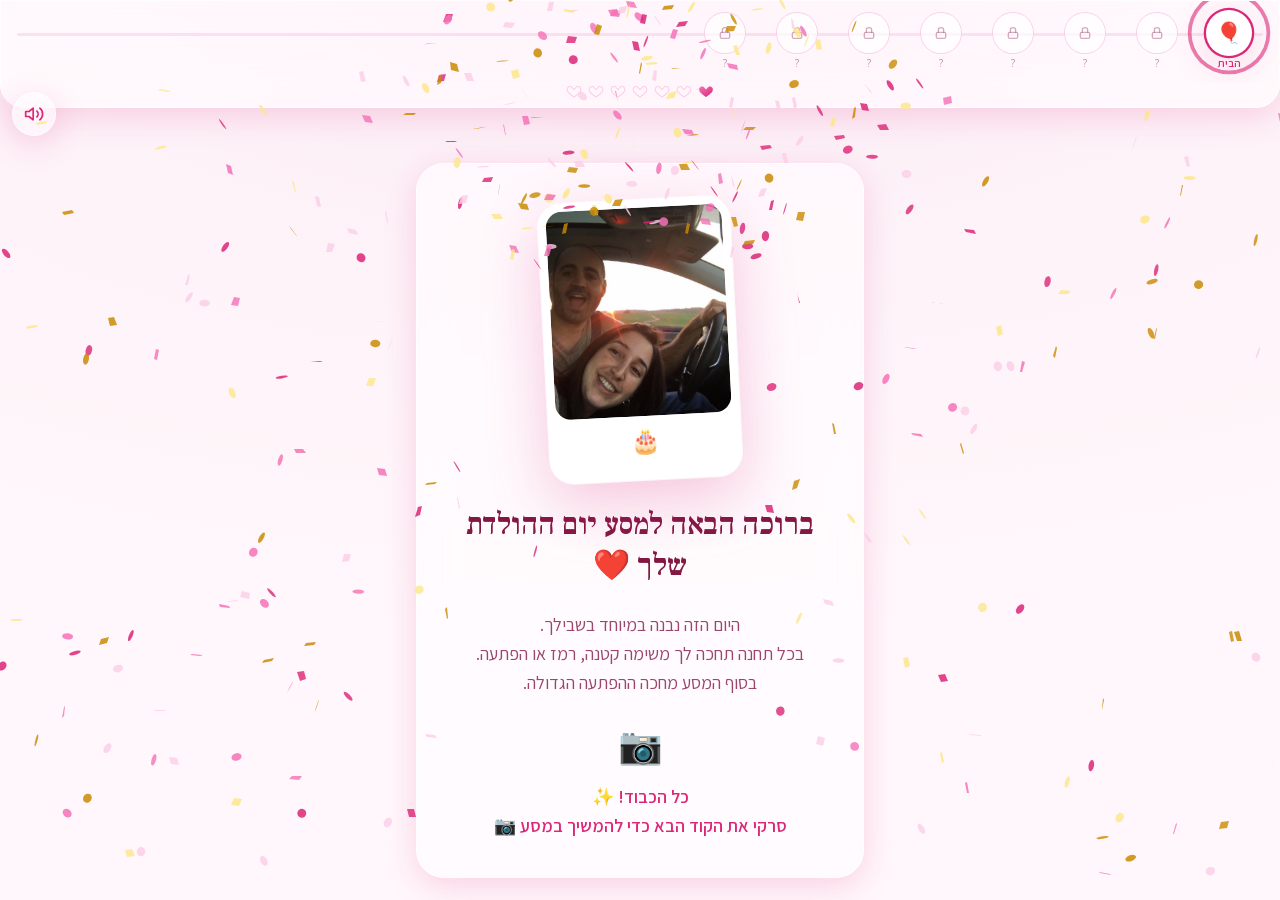
<file: index.html>
<!DOCTYPE html><html lang="he" dir="rtl" class="__variable_af9b10 __variable_0d21b4"><head><meta charSet="utf-8"/><meta name="viewport" content="width=device-width, initial-scale=1, maximum-scale=1, viewport-fit=cover"/><link rel="preload" href="/_next/static/media/0e7e88f8d82ce2cd-s.p.woff2" as="font" crossorigin="" type="font/woff2"/><link rel="preload" href="/_next/static/media/67ea4463d4a1f79e-s.p.woff2" as="font" crossorigin="" type="font/woff2"/><link rel="preload" href="/_next/static/media/ae4091e751c37a8f-s.p.woff2" as="font" crossorigin="" type="font/woff2"/><link rel="preload" href="/_next/static/media/af1b7dc4c9d83343-s.p.woff2" as="font" crossorigin="" type="font/woff2"/><link rel="preload" as="image" href="/photos/trip2.jpg"/><link rel="stylesheet" href="/_next/static/css/14b1d642504d0ca7.css" data-precedence="next"/><link rel="preload" as="script" fetchPriority="low" href="/_next/static/chunks/webpack-e7187db792d52e91.js"/><script src="/_next/static/chunks/fd9d1056-bb367eba3fb38883.js" async=""></script><script src="/_next/static/chunks/117-6ae18da6e9bc761a.js" async=""></script><script src="/_next/static/chunks/main-app-410d8caa12a15a68.js" async=""></script><script src="/_next/static/chunks/521-2365a1d1905f8b10.js" async=""></script><script src="/_next/static/chunks/133-addabbe118208ac5.js" async=""></script><script src="/_next/static/chunks/139-d1aa686666394860.js" async=""></script><script src="/_next/static/chunks/app/page-3a96516e0836cc96.js" async=""></script><script src="/_next/static/chunks/app/layout-90618f4802562a0f.js" async=""></script><meta name="theme-color" content="#FDF2F8"/><title>מסע יום ההולדת שלך ❤️</title><meta name="description" content="מסע יום הולדת אינטראקטיבי, אישי ורגשי"/><meta name="next-size-adjust"/><script src="/_next/static/chunks/polyfills-42372ed130431b0a.js" noModule=""></script></head><body><div aria-hidden="true" style="position:fixed;left:-9999px;top:0;width:0;height:0;overflow:hidden;pointer-events:none"><div id="yt-bg-music"></div></div><button type="button" aria-label="השתקה" class="glass safe-top fixed left-3 top-[92px] z-40 flex h-11 w-11 items-center justify-center rounded-full text-romance shadow-glass" tabindex="0"><svg viewBox="0 0 24 24" class="h-5 w-5" fill="none" stroke="currentColor" stroke-width="2" stroke-linecap="round" stroke-linejoin="round" aria-hidden="true"><path d="M11 5 6 9H2v6h4l5 4V5z"></path><path d="M15.5 8.5a5 5 0 0 1 0 7"></path><path d="M19 5a9 9 0 0 1 0 14"></path></svg></button><main class="relative flex min-h-[100dvh] flex-col overflow-hidden bg-romance"><div class="pointer-events-none absolute inset-0 z-0 overflow-hidden"><div class="absolute bottom-[-120px]" style="left:4%;opacity:0;transform:none"><svg width="42" height="52.5" viewBox="0 0 40 50" aria-hidden="true"><ellipse cx="20" cy="18" rx="16" ry="18" fill="#F472B6" opacity="0.85"></ellipse><ellipse cx="14" cy="12" rx="4" ry="6" fill="#fff" opacity="0.35"></ellipse><path d="M20 36 L20 48" stroke="#F472B6" stroke-width="1" opacity="0.5"></path><polygon points="17,36 23,36 20,40" fill="#F472B6" opacity="0.85"></polygon></svg></div><div class="absolute bottom-[-120px]" style="left:12.5%;opacity:0;transform:none"><svg width="49" height="61.25" viewBox="0 0 40 50" aria-hidden="true"><ellipse cx="20" cy="18" rx="16" ry="18" fill="#DB2777" opacity="0.85"></ellipse><ellipse cx="14" cy="12" rx="4" ry="6" fill="#fff" opacity="0.35"></ellipse><path d="M20 36 L20 48" stroke="#DB2777" stroke-width="1" opacity="0.5"></path><polygon points="17,36 23,36 20,40" fill="#DB2777" opacity="0.85"></polygon></svg></div><div class="absolute bottom-[-120px]" style="left:21%;opacity:0;transform:none"><svg width="56" height="70" viewBox="0 0 40 50" aria-hidden="true"><ellipse cx="20" cy="18" rx="16" ry="18" fill="#FBCFE8" opacity="0.85"></ellipse><ellipse cx="14" cy="12" rx="4" ry="6" fill="#fff" opacity="0.35"></ellipse><path d="M20 36 L20 48" stroke="#FBCFE8" stroke-width="1" opacity="0.5"></path><polygon points="17,36 23,36 20,40" fill="#FBCFE8" opacity="0.85"></polygon></svg></div><div class="absolute bottom-[-120px]" style="left:29.5%;opacity:0;transform:none"><svg width="63" height="78.75" viewBox="0 0 40 50" aria-hidden="true"><ellipse cx="20" cy="18" rx="16" ry="18" fill="#EAB308" opacity="0.85"></ellipse><ellipse cx="14" cy="12" rx="4" ry="6" fill="#fff" opacity="0.35"></ellipse><path d="M20 36 L20 48" stroke="#EAB308" stroke-width="1" opacity="0.5"></path><polygon points="17,36 23,36 20,40" fill="#EAB308" opacity="0.85"></polygon></svg></div><div class="absolute bottom-[-120px]" style="left:38%;opacity:0;transform:none"><svg width="44" height="55" viewBox="0 0 40 50" aria-hidden="true"><ellipse cx="20" cy="18" rx="16" ry="18" fill="#FDE68A" opacity="0.85"></ellipse><ellipse cx="14" cy="12" rx="4" ry="6" fill="#fff" opacity="0.35"></ellipse><path d="M20 36 L20 48" stroke="#FDE68A" stroke-width="1" opacity="0.5"></path><polygon points="17,36 23,36 20,40" fill="#FDE68A" opacity="0.85"></polygon></svg></div><div class="absolute bottom-[-120px]" style="left:46.5%;opacity:0;transform:none"><svg width="51" height="63.75" viewBox="0 0 40 50" aria-hidden="true"><ellipse cx="20" cy="18" rx="16" ry="18" fill="#F9A8D4" opacity="0.85"></ellipse><ellipse cx="14" cy="12" rx="4" ry="6" fill="#fff" opacity="0.35"></ellipse><path d="M20 36 L20 48" stroke="#F9A8D4" stroke-width="1" opacity="0.5"></path><polygon points="17,36 23,36 20,40" fill="#F9A8D4" opacity="0.85"></polygon></svg></div><div class="absolute bottom-[-120px]" style="left:55%;opacity:0;transform:none"><svg width="58" height="72.5" viewBox="0 0 40 50" aria-hidden="true"><ellipse cx="20" cy="18" rx="16" ry="18" fill="#F472B6" opacity="0.85"></ellipse><ellipse cx="14" cy="12" rx="4" ry="6" fill="#fff" opacity="0.35"></ellipse><path d="M20 36 L20 48" stroke="#F472B6" stroke-width="1" opacity="0.5"></path><polygon points="17,36 23,36 20,40" fill="#F472B6" opacity="0.85"></polygon></svg></div><div class="absolute bottom-[-120px]" style="left:63.5%;opacity:0;transform:none"><svg width="65" height="81.25" viewBox="0 0 40 50" aria-hidden="true"><ellipse cx="20" cy="18" rx="16" ry="18" fill="#DB2777" opacity="0.85"></ellipse><ellipse cx="14" cy="12" rx="4" ry="6" fill="#fff" opacity="0.35"></ellipse><path d="M20 36 L20 48" stroke="#DB2777" stroke-width="1" opacity="0.5"></path><polygon points="17,36 23,36 20,40" fill="#DB2777" opacity="0.85"></polygon></svg></div><div class="absolute bottom-[-120px]" style="left:72%;opacity:0;transform:none"><svg width="46" height="57.5" viewBox="0 0 40 50" aria-hidden="true"><ellipse cx="20" cy="18" rx="16" ry="18" fill="#FBCFE8" opacity="0.85"></ellipse><ellipse cx="14" cy="12" rx="4" ry="6" fill="#fff" opacity="0.35"></ellipse><path d="M20 36 L20 48" stroke="#FBCFE8" stroke-width="1" opacity="0.5"></path><polygon points="17,36 23,36 20,40" fill="#FBCFE8" opacity="0.85"></polygon></svg></div><div class="absolute bottom-[-120px]" style="left:80.5%;opacity:0;transform:none"><svg width="53" height="66.25" viewBox="0 0 40 50" aria-hidden="true"><ellipse cx="20" cy="18" rx="16" ry="18" fill="#EAB308" opacity="0.85"></ellipse><ellipse cx="14" cy="12" rx="4" ry="6" fill="#fff" opacity="0.35"></ellipse><path d="M20 36 L20 48" stroke="#EAB308" stroke-width="1" opacity="0.5"></path><polygon points="17,36 23,36 20,40" fill="#EAB308" opacity="0.85"></polygon></svg></div><div class="absolute bottom-[-120px]" style="left:89%;opacity:0;transform:none"><svg width="60" height="75" viewBox="0 0 40 50" aria-hidden="true"><ellipse cx="20" cy="18" rx="16" ry="18" fill="#FDE68A" opacity="0.85"></ellipse><ellipse cx="14" cy="12" rx="4" ry="6" fill="#fff" opacity="0.35"></ellipse><path d="M20 36 L20 48" stroke="#FDE68A" stroke-width="1" opacity="0.5"></path><polygon points="17,36 23,36 20,40" fill="#FDE68A" opacity="0.85"></polygon></svg></div><div class="absolute bottom-[-120px]" style="left:1.5%;opacity:0;transform:none"><svg width="67" height="83.75" viewBox="0 0 40 50" aria-hidden="true"><ellipse cx="20" cy="18" rx="16" ry="18" fill="#F9A8D4" opacity="0.85"></ellipse><ellipse cx="14" cy="12" rx="4" ry="6" fill="#fff" opacity="0.35"></ellipse><path d="M20 36 L20 48" stroke="#F9A8D4" stroke-width="1" opacity="0.5"></path><polygon points="17,36 23,36 20,40" fill="#F9A8D4" opacity="0.85"></polygon></svg></div></div><header class="safe-top sticky top-0 z-30 glass rounded-b-3xl"><nav aria-label="התקדמות במסע" class="no-scrollbar w-full overflow-x-auto px-4 py-3"><div class="relative mx-auto flex min-w-max items-start gap-1"><div class="pointer-events-none absolute right-0 left-0 top-5 h-[3px] rounded-full bg-romance-light/60"></div><div class="pointer-events-none absolute right-0 top-5 h-[3px] rounded-full bg-gradient-to-l from-gold via-romance to-romance-soft" style="width:0px"></div><div class="relative z-10 flex w-[68px] shrink-0 flex-col items-center gap-1"><div class="flex h-10 w-10 items-center justify-center rounded-full text-lg bg-white shadow-glass ring-2 ring-romance" style="transform:scale(1.15)"><span aria-hidden="true">🎈</span><span class="absolute inset-0 rounded-full ring-2 ring-romance" style="opacity:0.6;transform:none"></span></div><span class="max-w-[64px] text-center text-[11px] leading-tight font-semibold text-romance">הבית</span></div><div class="relative z-10 flex w-[68px] shrink-0 flex-col items-center gap-1"><div class="flex h-10 w-10 items-center justify-center rounded-full text-lg bg-white/70 ring-1 ring-romance-light" style="transform:none"><svg viewBox="0 0 24 24" class="h-4 w-4 text-romance-ink/35" fill="none" stroke="currentColor" stroke-width="2" stroke-linecap="round" stroke-linejoin="round" aria-hidden="true"><rect x="5" y="11" width="14" height="9" rx="2"></rect><path d="M8 11V8a4 4 0 0 1 8 0v3"></path></svg></div><span class="max-w-[64px] text-center text-[11px] leading-tight text-romance-ink/50">?</span></div><div class="relative z-10 flex w-[68px] shrink-0 flex-col items-center gap-1"><div class="flex h-10 w-10 items-center justify-center rounded-full text-lg bg-white/70 ring-1 ring-romance-light" style="transform:none"><svg viewBox="0 0 24 24" class="h-4 w-4 text-romance-ink/35" fill="none" stroke="currentColor" stroke-width="2" stroke-linecap="round" stroke-linejoin="round" aria-hidden="true"><rect x="5" y="11" width="14" height="9" rx="2"></rect><path d="M8 11V8a4 4 0 0 1 8 0v3"></path></svg></div><span class="max-w-[64px] text-center text-[11px] leading-tight text-romance-ink/50">?</span></div><div class="relative z-10 flex w-[68px] shrink-0 flex-col items-center gap-1"><div class="flex h-10 w-10 items-center justify-center rounded-full text-lg bg-white/70 ring-1 ring-romance-light" style="transform:none"><svg viewBox="0 0 24 24" class="h-4 w-4 text-romance-ink/35" fill="none" stroke="currentColor" stroke-width="2" stroke-linecap="round" stroke-linejoin="round" aria-hidden="true"><rect x="5" y="11" width="14" height="9" rx="2"></rect><path d="M8 11V8a4 4 0 0 1 8 0v3"></path></svg></div><span class="max-w-[64px] text-center text-[11px] leading-tight text-romance-ink/50">?</span></div><div class="relative z-10 flex w-[68px] shrink-0 flex-col items-center gap-1"><div class="flex h-10 w-10 items-center justify-center rounded-full text-lg bg-white/70 ring-1 ring-romance-light" style="transform:none"><svg viewBox="0 0 24 24" class="h-4 w-4 text-romance-ink/35" fill="none" stroke="currentColor" stroke-width="2" stroke-linecap="round" stroke-linejoin="round" aria-hidden="true"><rect x="5" y="11" width="14" height="9" rx="2"></rect><path d="M8 11V8a4 4 0 0 1 8 0v3"></path></svg></div><span class="max-w-[64px] text-center text-[11px] leading-tight text-romance-ink/50">?</span></div><div class="relative z-10 flex w-[68px] shrink-0 flex-col items-center gap-1"><div class="flex h-10 w-10 items-center justify-center rounded-full text-lg bg-white/70 ring-1 ring-romance-light" style="transform:none"><svg viewBox="0 0 24 24" class="h-4 w-4 text-romance-ink/35" fill="none" stroke="currentColor" stroke-width="2" stroke-linecap="round" stroke-linejoin="round" aria-hidden="true"><rect x="5" y="11" width="14" height="9" rx="2"></rect><path d="M8 11V8a4 4 0 0 1 8 0v3"></path></svg></div><span class="max-w-[64px] text-center text-[11px] leading-tight text-romance-ink/50">?</span></div><div class="relative z-10 flex w-[68px] shrink-0 flex-col items-center gap-1"><div class="flex h-10 w-10 items-center justify-center rounded-full text-lg bg-white/70 ring-1 ring-romance-light" style="transform:none"><svg viewBox="0 0 24 24" class="h-4 w-4 text-romance-ink/35" fill="none" stroke="currentColor" stroke-width="2" stroke-linecap="round" stroke-linejoin="round" aria-hidden="true"><rect x="5" y="11" width="14" height="9" rx="2"></rect><path d="M8 11V8a4 4 0 0 1 8 0v3"></path></svg></div><span class="max-w-[64px] text-center text-[11px] leading-tight text-romance-ink/50">?</span></div><div class="relative z-10 flex w-[68px] shrink-0 flex-col items-center gap-1"><div class="flex h-10 w-10 items-center justify-center rounded-full text-lg bg-white/70 ring-1 ring-romance-light" style="transform:none"><svg viewBox="0 0 24 24" class="h-4 w-4 text-romance-ink/35" fill="none" stroke="currentColor" stroke-width="2" stroke-linecap="round" stroke-linejoin="round" aria-hidden="true"><rect x="5" y="11" width="14" height="9" rx="2"></rect><path d="M8 11V8a4 4 0 0 1 8 0v3"></path></svg></div><span class="max-w-[64px] text-center text-[11px] leading-tight text-romance-ink/50">?</span></div></div></nav><div class="flex items-center justify-center gap-1.5 pb-2" aria-label="אספת 0 מתוך 7 לבבות"><div class="h-4 w-4 text-romance-light"><div class="h-full w-full" style="transform:none"><svg viewBox="0 0 24 24" class="h-full w-full" fill="none" stroke="currentColor" stroke-width="1.6" aria-hidden="true"><defs><linearGradient id="heartGrad" x1="0" y1="0" x2="1" y2="1"><stop offset="0%" stop-color="#F472B6"></stop><stop offset="100%" stop-color="#DB2777"></stop></linearGradient></defs><path d="M12 21s-6.7-4.35-9.33-8.02C.9 10.27 1.5 6.9 4.2 5.6c2-.96 4.2-.2 5.4 1.5L12 9.9l2.4-2.8c1.2-1.7 3.4-2.46 5.4-1.5 2.7 1.3 3.3 4.67 1.53 7.38C18.7 16.65 12 21 12 21z"></path></svg></div></div><div class="h-4 w-4 text-romance-light"><div class="h-full w-full" style="transform:none"><svg viewBox="0 0 24 24" class="h-full w-full" fill="none" stroke="currentColor" stroke-width="1.6" aria-hidden="true"><defs><linearGradient id="heartGrad" x1="0" y1="0" x2="1" y2="1"><stop offset="0%" stop-color="#F472B6"></stop><stop offset="100%" stop-color="#DB2777"></stop></linearGradient></defs><path d="M12 21s-6.7-4.35-9.33-8.02C.9 10.27 1.5 6.9 4.2 5.6c2-.96 4.2-.2 5.4 1.5L12 9.9l2.4-2.8c1.2-1.7 3.4-2.46 5.4-1.5 2.7 1.3 3.3 4.67 1.53 7.38C18.7 16.65 12 21 12 21z"></path></svg></div></div><div class="h-4 w-4 text-romance-light"><div class="h-full w-full" style="transform:none"><svg viewBox="0 0 24 24" class="h-full w-full" fill="none" stroke="currentColor" stroke-width="1.6" aria-hidden="true"><defs><linearGradient id="heartGrad" x1="0" y1="0" x2="1" y2="1"><stop offset="0%" stop-color="#F472B6"></stop><stop offset="100%" stop-color="#DB2777"></stop></linearGradient></defs><path d="M12 21s-6.7-4.35-9.33-8.02C.9 10.27 1.5 6.9 4.2 5.6c2-.96 4.2-.2 5.4 1.5L12 9.9l2.4-2.8c1.2-1.7 3.4-2.46 5.4-1.5 2.7 1.3 3.3 4.67 1.53 7.38C18.7 16.65 12 21 12 21z"></path></svg></div></div><div class="h-4 w-4 text-romance-light"><div class="h-full w-full" style="transform:none"><svg viewBox="0 0 24 24" class="h-full w-full" fill="none" stroke="currentColor" stroke-width="1.6" aria-hidden="true"><defs><linearGradient id="heartGrad" x1="0" y1="0" x2="1" y2="1"><stop offset="0%" stop-color="#F472B6"></stop><stop offset="100%" stop-color="#DB2777"></stop></linearGradient></defs><path d="M12 21s-6.7-4.35-9.33-8.02C.9 10.27 1.5 6.9 4.2 5.6c2-.96 4.2-.2 5.4 1.5L12 9.9l2.4-2.8c1.2-1.7 3.4-2.46 5.4-1.5 2.7 1.3 3.3 4.67 1.53 7.38C18.7 16.65 12 21 12 21z"></path></svg></div></div><div class="h-4 w-4 text-romance-light"><div class="h-full w-full" style="transform:none"><svg viewBox="0 0 24 24" class="h-full w-full" fill="none" stroke="currentColor" stroke-width="1.6" aria-hidden="true"><defs><linearGradient id="heartGrad" x1="0" y1="0" x2="1" y2="1"><stop offset="0%" stop-color="#F472B6"></stop><stop offset="100%" stop-color="#DB2777"></stop></linearGradient></defs><path d="M12 21s-6.7-4.35-9.33-8.02C.9 10.27 1.5 6.9 4.2 5.6c2-.96 4.2-.2 5.4 1.5L12 9.9l2.4-2.8c1.2-1.7 3.4-2.46 5.4-1.5 2.7 1.3 3.3 4.67 1.53 7.38C18.7 16.65 12 21 12 21z"></path></svg></div></div><div class="h-4 w-4 text-romance-light"><div class="h-full w-full" style="transform:none"><svg viewBox="0 0 24 24" class="h-full w-full" fill="none" stroke="currentColor" stroke-width="1.6" aria-hidden="true"><defs><linearGradient id="heartGrad" x1="0" y1="0" x2="1" y2="1"><stop offset="0%" stop-color="#F472B6"></stop><stop offset="100%" stop-color="#DB2777"></stop></linearGradient></defs><path d="M12 21s-6.7-4.35-9.33-8.02C.9 10.27 1.5 6.9 4.2 5.6c2-.96 4.2-.2 5.4 1.5L12 9.9l2.4-2.8c1.2-1.7 3.4-2.46 5.4-1.5 2.7 1.3 3.3 4.67 1.53 7.38C18.7 16.65 12 21 12 21z"></path></svg></div></div><div class="h-4 w-4 text-romance-light"><div class="h-full w-full" style="transform:none"><svg viewBox="0 0 24 24" class="h-full w-full" fill="none" stroke="currentColor" stroke-width="1.6" aria-hidden="true"><defs><linearGradient id="heartGrad" x1="0" y1="0" x2="1" y2="1"><stop offset="0%" stop-color="#F472B6"></stop><stop offset="100%" stop-color="#DB2777"></stop></linearGradient></defs><path d="M12 21s-6.7-4.35-9.33-8.02C.9 10.27 1.5 6.9 4.2 5.6c2-.96 4.2-.2 5.4 1.5L12 9.9l2.4-2.8c1.2-1.7 3.4-2.46 5.4-1.5 2.7 1.3 3.3 4.67 1.53 7.38C18.7 16.65 12 21 12 21z"></path></svg></div></div></div></header><section class="safe-bottom relative z-10 flex flex-1 flex-col items-center justify-center px-5 py-8" style="opacity:0"><div class="glass rounded-[28px] w-full max-w-md px-7 py-9 text-center" style="opacity:0;transform:translateY(24px) scale(0.98)"><div class="mx-auto mb-6 w-fit rounded-3xl bg-white p-2 pb-6 shadow-glass-lg ring-1 ring-white/70" style="transform:scale(0) rotate(-6deg)"><img src="/photos/trip2.jpg" alt="אנחנו" class="h-52 w-44 rounded-2xl object-cover"/><div class="mt-2 text-center text-2xl" aria-hidden="true">🎂</div></div><h1 class="mb-6 text-3xl font-bold leading-snug text-romance-ink" style="opacity:0;transform:translateY(12px)">ברוכה הבאה למסע יום ההולדת שלך ❤️</h1><p class="mb-8 whitespace-pre-line text-lg leading-relaxed text-romance-ink/80" style="opacity:0;transform:translateY(12px)">היום הזה נבנה במיוחד בשבילך.
בכל תחנה תחכה לך משימה קטנה, רמז או הפתעה.
בסוף המסע מחכה ההפתעה הגדולה.</p><div class="flex justify-center"><div class="flex flex-col items-center gap-3 text-center" style="opacity:0;transform:translateY(12px)"><div class="text-4xl" aria-hidden="true">📷</div><p class="max-w-xs whitespace-pre-line text-lg font-semibold leading-relaxed text-romance">כל הכבוד! ✨
סרקי את הקוד הבא כדי להמשיך במסע 📷</p></div></div></div></section></main><script src="/_next/static/chunks/webpack-e7187db792d52e91.js" async=""></script><script>(self.__next_f=self.__next_f||[]).push([0]);self.__next_f.push([2,null])</script><script>self.__next_f.push([1,"1:HL[\"/_next/static/media/0e7e88f8d82ce2cd-s.p.woff2\",\"font\",{\"crossOrigin\":\"\",\"type\":\"font/woff2\"}]\n2:HL[\"/_next/static/media/67ea4463d4a1f79e-s.p.woff2\",\"font\",{\"crossOrigin\":\"\",\"type\":\"font/woff2\"}]\n3:HL[\"/_next/static/media/ae4091e751c37a8f-s.p.woff2\",\"font\",{\"crossOrigin\":\"\",\"type\":\"font/woff2\"}]\n4:HL[\"/_next/static/media/af1b7dc4c9d83343-s.p.woff2\",\"font\",{\"crossOrigin\":\"\",\"type\":\"font/woff2\"}]\n5:HL[\"/_next/static/css/14b1d642504d0ca7.css\",\"style\"]\n"])</script><script>self.__next_f.push([1,"6:I[2846,[],\"\"]\n8:I[3967,[\"521\",\"static/chunks/521-2365a1d1905f8b10.js\",\"133\",\"static/chunks/133-addabbe118208ac5.js\",\"139\",\"static/chunks/139-d1aa686666394860.js\",\"931\",\"static/chunks/app/page-3a96516e0836cc96.js\"],\"default\"]\n9:I[1788,[\"521\",\"static/chunks/521-2365a1d1905f8b10.js\",\"185\",\"static/chunks/app/layout-90618f4802562a0f.js\"],\"JourneyProvider\"]\na:I[8431,[\"521\",\"static/chunks/521-2365a1d1905f8b10.js\",\"185\",\"static/chunks/app/layout-90618f4802562a0f.js\"],\"default\"]\nb:I[4707,[],\"\"]\nc:I[6423,[],\"\"]\nd:I[7833,[\"521\",\"static/chunks/521-2365a1d1905f8b10.js\",\"185\",\"static/chunks/app/layout-90618f4802562a0f.js\"],\"default\"]\nf:I[1060,[],\"\"]\n10:[]\n"])</script><script>self.__next_f.push([1,"0:[\"$\",\"$L6\",null,{\"buildId\":\"sZMtW4h_SlxJZlLyQHvmH\",\"assetPrefix\":\"\",\"urlParts\":[\"\",\"\"],\"initialTree\":[\"\",{\"children\":[\"__PAGE__\",{}]},\"$undefined\",\"$undefined\",true],\"initialSeedData\":[\"\",{\"children\":[\"__PAGE__\",{},[[\"$L7\",[\"$\",\"$L8\",null,{}],null],null],null]},[[[[\"$\",\"link\",\"0\",{\"rel\":\"stylesheet\",\"href\":\"/_next/static/css/14b1d642504d0ca7.css\",\"precedence\":\"next\",\"crossOrigin\":\"$undefined\"}]],[\"$\",\"html\",null,{\"lang\":\"he\",\"dir\":\"rtl\",\"className\":\"__variable_af9b10 __variable_0d21b4\",\"children\":[\"$\",\"body\",null,{\"children\":[\"$\",\"$L9\",null,{\"children\":[[\"$\",\"$La\",null,{}],[\"$\",\"$Lb\",null,{\"parallelRouterKey\":\"children\",\"segmentPath\":[\"children\"],\"error\":\"$undefined\",\"errorStyles\":\"$undefined\",\"errorScripts\":\"$undefined\",\"template\":[\"$\",\"$Lc\",null,{}],\"templateStyles\":\"$undefined\",\"templateScripts\":\"$undefined\",\"notFound\":[[\"$\",\"title\",null,{\"children\":\"404: This page could not be found.\"}],[\"$\",\"div\",null,{\"style\":{\"fontFamily\":\"system-ui,\\\"Segoe UI\\\",Roboto,Helvetica,Arial,sans-serif,\\\"Apple Color Emoji\\\",\\\"Segoe UI Emoji\\\"\",\"height\":\"100vh\",\"textAlign\":\"center\",\"display\":\"flex\",\"flexDirection\":\"column\",\"alignItems\":\"center\",\"justifyContent\":\"center\"},\"children\":[\"$\",\"div\",null,{\"children\":[[\"$\",\"style\",null,{\"dangerouslySetInnerHTML\":{\"__html\":\"body{color:#000;background:#fff;margin:0}.next-error-h1{border-right:1px solid rgba(0,0,0,.3)}@media (prefers-color-scheme:dark){body{color:#fff;background:#000}.next-error-h1{border-right:1px solid rgba(255,255,255,.3)}}\"}}],[\"$\",\"h1\",null,{\"className\":\"next-error-h1\",\"style\":{\"display\":\"inline-block\",\"margin\":\"0 20px 0 0\",\"padding\":\"0 23px 0 0\",\"fontSize\":24,\"fontWeight\":500,\"verticalAlign\":\"top\",\"lineHeight\":\"49px\"},\"children\":\"404\"}],[\"$\",\"div\",null,{\"style\":{\"display\":\"inline-block\"},\"children\":[\"$\",\"h2\",null,{\"style\":{\"fontSize\":14,\"fontWeight\":400,\"lineHeight\":\"49px\",\"margin\":0},\"children\":\"This page could not be found.\"}]}]]}]}]],\"notFoundStyles\":[]}],[\"$\",\"$Ld\",null,{}]]}]}]}]],null],null],\"couldBeIntercepted\":false,\"initialHead\":[null,\"$Le\"],\"globalErrorComponent\":\"$f\",\"missingSlots\":\"$W10\"}]\n"])</script><script>self.__next_f.push([1,"e:[[\"$\",\"meta\",\"0\",{\"name\":\"viewport\",\"content\":\"width=device-width, initial-scale=1, maximum-scale=1, viewport-fit=cover\"}],[\"$\",\"meta\",\"1\",{\"name\":\"theme-color\",\"content\":\"#FDF2F8\"}],[\"$\",\"meta\",\"2\",{\"charSet\":\"utf-8\"}],[\"$\",\"title\",\"3\",{\"children\":\"מסע יום ההולדת שלך ❤️\"}],[\"$\",\"meta\",\"4\",{\"name\":\"description\",\"content\":\"מסע יום הולדת אינטראקטיבי, אישי ורגשי\"}],[\"$\",\"meta\",\"5\",{\"name\":\"next-size-adjust\"}]]\n7:null\n"])</script></body></html>
</file>
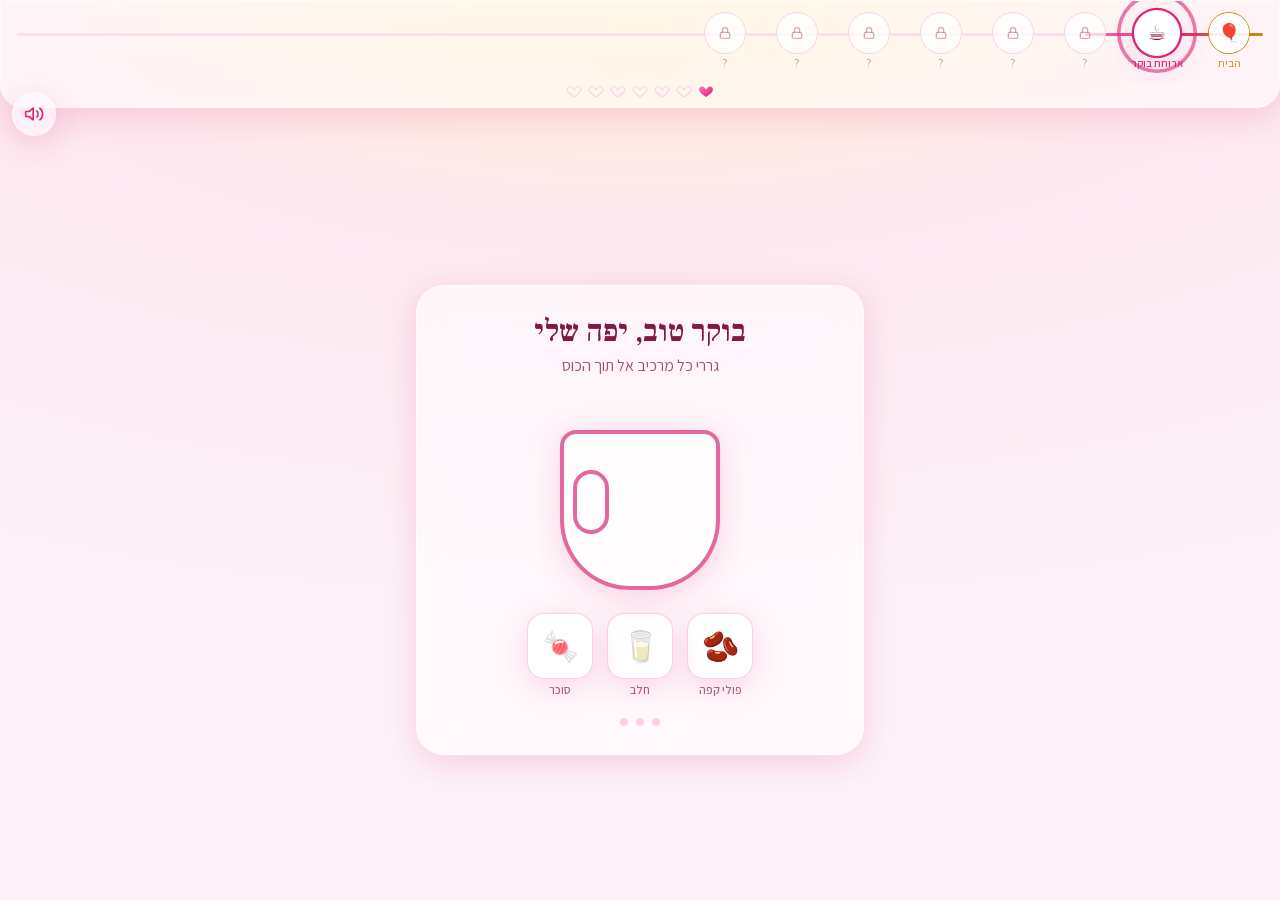
<file: breakfast.html>
<!DOCTYPE html><html lang="he" dir="rtl" class="__variable_af9b10 __variable_0d21b4"><head><meta charSet="utf-8"/><meta name="viewport" content="width=device-width, initial-scale=1, maximum-scale=1, viewport-fit=cover"/><link rel="preload" href="/_next/static/media/0e7e88f8d82ce2cd-s.p.woff2" as="font" crossorigin="" type="font/woff2"/><link rel="preload" href="/_next/static/media/67ea4463d4a1f79e-s.p.woff2" as="font" crossorigin="" type="font/woff2"/><link rel="preload" href="/_next/static/media/ae4091e751c37a8f-s.p.woff2" as="font" crossorigin="" type="font/woff2"/><link rel="preload" href="/_next/static/media/af1b7dc4c9d83343-s.p.woff2" as="font" crossorigin="" type="font/woff2"/><link rel="stylesheet" href="/_next/static/css/14b1d642504d0ca7.css" data-precedence="next"/><link rel="preload" as="script" fetchPriority="low" href="/_next/static/chunks/webpack-e7187db792d52e91.js"/><script src="/_next/static/chunks/fd9d1056-bb367eba3fb38883.js" async=""></script><script src="/_next/static/chunks/117-6ae18da6e9bc761a.js" async=""></script><script src="/_next/static/chunks/main-app-410d8caa12a15a68.js" async=""></script><script src="/_next/static/chunks/521-2365a1d1905f8b10.js" async=""></script><script src="/_next/static/chunks/133-addabbe118208ac5.js" async=""></script><script src="/_next/static/chunks/139-d1aa686666394860.js" async=""></script><script src="/_next/static/chunks/app/breakfast/page-249612db1e44d648.js" async=""></script><script src="/_next/static/chunks/app/layout-90618f4802562a0f.js" async=""></script><meta name="theme-color" content="#FDF2F8"/><title>מסע יום ההולדת שלך ❤️</title><meta name="description" content="מסע יום הולדת אינטראקטיבי, אישי ורגשי"/><meta name="next-size-adjust"/><script src="/_next/static/chunks/polyfills-42372ed130431b0a.js" noModule=""></script></head><body><div aria-hidden="true" style="position:fixed;left:-9999px;top:0;width:0;height:0;overflow:hidden;pointer-events:none"><div id="yt-bg-music"></div></div><button type="button" aria-label="השתקה" class="glass safe-top fixed left-3 top-[92px] z-40 flex h-11 w-11 items-center justify-center rounded-full text-romance shadow-glass" tabindex="0"><svg viewBox="0 0 24 24" class="h-5 w-5" fill="none" stroke="currentColor" stroke-width="2" stroke-linecap="round" stroke-linejoin="round" aria-hidden="true"><path d="M11 5 6 9H2v6h4l5 4V5z"></path><path d="M15.5 8.5a5 5 0 0 1 0 7"></path><path d="M19 5a9 9 0 0 1 0 14"></path></svg></button><main class="relative flex min-h-[100dvh] flex-col overflow-hidden bg-sunrise"><header class="safe-top sticky top-0 z-30 glass rounded-b-3xl"><nav aria-label="התקדמות במסע" class="no-scrollbar w-full overflow-x-auto px-4 py-3"><div class="relative mx-auto flex min-w-max items-start gap-1"><div class="pointer-events-none absolute right-0 left-0 top-5 h-[3px] rounded-full bg-romance-light/60"></div><div class="pointer-events-none absolute right-0 top-5 h-[3px] rounded-full bg-gradient-to-l from-gold via-romance to-romance-soft" style="width:0px"></div><div class="relative z-10 flex w-[68px] shrink-0 flex-col items-center gap-1"><div class="flex h-10 w-10 items-center justify-center rounded-full text-lg bg-white/70 ring-1 ring-romance-light" style="transform:none"><span aria-hidden="true">🎈</span></div><span class="max-w-[64px] text-center text-[11px] leading-tight text-romance-ink/50">הבית</span></div><div class="relative z-10 flex w-[68px] shrink-0 flex-col items-center gap-1"><div class="flex h-10 w-10 items-center justify-center rounded-full text-lg bg-white shadow-glass ring-2 ring-romance" style="transform:scale(1.15)"><span aria-hidden="true">☕</span><span class="absolute inset-0 rounded-full ring-2 ring-romance" style="opacity:0.6;transform:none"></span></div><span class="max-w-[64px] text-center text-[11px] leading-tight font-semibold text-romance">ארוחת בוקר</span></div><div class="relative z-10 flex w-[68px] shrink-0 flex-col items-center gap-1"><div class="flex h-10 w-10 items-center justify-center rounded-full text-lg bg-white/70 ring-1 ring-romance-light" style="transform:none"><svg viewBox="0 0 24 24" class="h-4 w-4 text-romance-ink/35" fill="none" stroke="currentColor" stroke-width="2" stroke-linecap="round" stroke-linejoin="round" aria-hidden="true"><rect x="5" y="11" width="14" height="9" rx="2"></rect><path d="M8 11V8a4 4 0 0 1 8 0v3"></path></svg></div><span class="max-w-[64px] text-center text-[11px] leading-tight text-romance-ink/50">?</span></div><div class="relative z-10 flex w-[68px] shrink-0 flex-col items-center gap-1"><div class="flex h-10 w-10 items-center justify-center rounded-full text-lg bg-white/70 ring-1 ring-romance-light" style="transform:none"><svg viewBox="0 0 24 24" class="h-4 w-4 text-romance-ink/35" fill="none" stroke="currentColor" stroke-width="2" stroke-linecap="round" stroke-linejoin="round" aria-hidden="true"><rect x="5" y="11" width="14" height="9" rx="2"></rect><path d="M8 11V8a4 4 0 0 1 8 0v3"></path></svg></div><span class="max-w-[64px] text-center text-[11px] leading-tight text-romance-ink/50">?</span></div><div class="relative z-10 flex w-[68px] shrink-0 flex-col items-center gap-1"><div class="flex h-10 w-10 items-center justify-center rounded-full text-lg bg-white/70 ring-1 ring-romance-light" style="transform:none"><svg viewBox="0 0 24 24" class="h-4 w-4 text-romance-ink/35" fill="none" stroke="currentColor" stroke-width="2" stroke-linecap="round" stroke-linejoin="round" aria-hidden="true"><rect x="5" y="11" width="14" height="9" rx="2"></rect><path d="M8 11V8a4 4 0 0 1 8 0v3"></path></svg></div><span class="max-w-[64px] text-center text-[11px] leading-tight text-romance-ink/50">?</span></div><div class="relative z-10 flex w-[68px] shrink-0 flex-col items-center gap-1"><div class="flex h-10 w-10 items-center justify-center rounded-full text-lg bg-white/70 ring-1 ring-romance-light" style="transform:none"><svg viewBox="0 0 24 24" class="h-4 w-4 text-romance-ink/35" fill="none" stroke="currentColor" stroke-width="2" stroke-linecap="round" stroke-linejoin="round" aria-hidden="true"><rect x="5" y="11" width="14" height="9" rx="2"></rect><path d="M8 11V8a4 4 0 0 1 8 0v3"></path></svg></div><span class="max-w-[64px] text-center text-[11px] leading-tight text-romance-ink/50">?</span></div><div class="relative z-10 flex w-[68px] shrink-0 flex-col items-center gap-1"><div class="flex h-10 w-10 items-center justify-center rounded-full text-lg bg-white/70 ring-1 ring-romance-light" style="transform:none"><svg viewBox="0 0 24 24" class="h-4 w-4 text-romance-ink/35" fill="none" stroke="currentColor" stroke-width="2" stroke-linecap="round" stroke-linejoin="round" aria-hidden="true"><rect x="5" y="11" width="14" height="9" rx="2"></rect><path d="M8 11V8a4 4 0 0 1 8 0v3"></path></svg></div><span class="max-w-[64px] text-center text-[11px] leading-tight text-romance-ink/50">?</span></div><div class="relative z-10 flex w-[68px] shrink-0 flex-col items-center gap-1"><div class="flex h-10 w-10 items-center justify-center rounded-full text-lg bg-white/70 ring-1 ring-romance-light" style="transform:none"><svg viewBox="0 0 24 24" class="h-4 w-4 text-romance-ink/35" fill="none" stroke="currentColor" stroke-width="2" stroke-linecap="round" stroke-linejoin="round" aria-hidden="true"><rect x="5" y="11" width="14" height="9" rx="2"></rect><path d="M8 11V8a4 4 0 0 1 8 0v3"></path></svg></div><span class="max-w-[64px] text-center text-[11px] leading-tight text-romance-ink/50">?</span></div></div></nav><div class="flex items-center justify-center gap-1.5 pb-2" aria-label="אספת 0 מתוך 7 לבבות"><div class="h-4 w-4 text-romance-light"><div class="h-full w-full" style="transform:none"><svg viewBox="0 0 24 24" class="h-full w-full" fill="none" stroke="currentColor" stroke-width="1.6" aria-hidden="true"><defs><linearGradient id="heartGrad" x1="0" y1="0" x2="1" y2="1"><stop offset="0%" stop-color="#F472B6"></stop><stop offset="100%" stop-color="#DB2777"></stop></linearGradient></defs><path d="M12 21s-6.7-4.35-9.33-8.02C.9 10.27 1.5 6.9 4.2 5.6c2-.96 4.2-.2 5.4 1.5L12 9.9l2.4-2.8c1.2-1.7 3.4-2.46 5.4-1.5 2.7 1.3 3.3 4.67 1.53 7.38C18.7 16.65 12 21 12 21z"></path></svg></div></div><div class="h-4 w-4 text-romance-light"><div class="h-full w-full" style="transform:none"><svg viewBox="0 0 24 24" class="h-full w-full" fill="none" stroke="currentColor" stroke-width="1.6" aria-hidden="true"><defs><linearGradient id="heartGrad" x1="0" y1="0" x2="1" y2="1"><stop offset="0%" stop-color="#F472B6"></stop><stop offset="100%" stop-color="#DB2777"></stop></linearGradient></defs><path d="M12 21s-6.7-4.35-9.33-8.02C.9 10.27 1.5 6.9 4.2 5.6c2-.96 4.2-.2 5.4 1.5L12 9.9l2.4-2.8c1.2-1.7 3.4-2.46 5.4-1.5 2.7 1.3 3.3 4.67 1.53 7.38C18.7 16.65 12 21 12 21z"></path></svg></div></div><div class="h-4 w-4 text-romance-light"><div class="h-full w-full" style="transform:none"><svg viewBox="0 0 24 24" class="h-full w-full" fill="none" stroke="currentColor" stroke-width="1.6" aria-hidden="true"><defs><linearGradient id="heartGrad" x1="0" y1="0" x2="1" y2="1"><stop offset="0%" stop-color="#F472B6"></stop><stop offset="100%" stop-color="#DB2777"></stop></linearGradient></defs><path d="M12 21s-6.7-4.35-9.33-8.02C.9 10.27 1.5 6.9 4.2 5.6c2-.96 4.2-.2 5.4 1.5L12 9.9l2.4-2.8c1.2-1.7 3.4-2.46 5.4-1.5 2.7 1.3 3.3 4.67 1.53 7.38C18.7 16.65 12 21 12 21z"></path></svg></div></div><div class="h-4 w-4 text-romance-light"><div class="h-full w-full" style="transform:none"><svg viewBox="0 0 24 24" class="h-full w-full" fill="none" stroke="currentColor" stroke-width="1.6" aria-hidden="true"><defs><linearGradient id="heartGrad" x1="0" y1="0" x2="1" y2="1"><stop offset="0%" stop-color="#F472B6"></stop><stop offset="100%" stop-color="#DB2777"></stop></linearGradient></defs><path d="M12 21s-6.7-4.35-9.33-8.02C.9 10.27 1.5 6.9 4.2 5.6c2-.96 4.2-.2 5.4 1.5L12 9.9l2.4-2.8c1.2-1.7 3.4-2.46 5.4-1.5 2.7 1.3 3.3 4.67 1.53 7.38C18.7 16.65 12 21 12 21z"></path></svg></div></div><div class="h-4 w-4 text-romance-light"><div class="h-full w-full" style="transform:none"><svg viewBox="0 0 24 24" class="h-full w-full" fill="none" stroke="currentColor" stroke-width="1.6" aria-hidden="true"><defs><linearGradient id="heartGrad" x1="0" y1="0" x2="1" y2="1"><stop offset="0%" stop-color="#F472B6"></stop><stop offset="100%" stop-color="#DB2777"></stop></linearGradient></defs><path d="M12 21s-6.7-4.35-9.33-8.02C.9 10.27 1.5 6.9 4.2 5.6c2-.96 4.2-.2 5.4 1.5L12 9.9l2.4-2.8c1.2-1.7 3.4-2.46 5.4-1.5 2.7 1.3 3.3 4.67 1.53 7.38C18.7 16.65 12 21 12 21z"></path></svg></div></div><div class="h-4 w-4 text-romance-light"><div class="h-full w-full" style="transform:none"><svg viewBox="0 0 24 24" class="h-full w-full" fill="none" stroke="currentColor" stroke-width="1.6" aria-hidden="true"><defs><linearGradient id="heartGrad" x1="0" y1="0" x2="1" y2="1"><stop offset="0%" stop-color="#F472B6"></stop><stop offset="100%" stop-color="#DB2777"></stop></linearGradient></defs><path d="M12 21s-6.7-4.35-9.33-8.02C.9 10.27 1.5 6.9 4.2 5.6c2-.96 4.2-.2 5.4 1.5L12 9.9l2.4-2.8c1.2-1.7 3.4-2.46 5.4-1.5 2.7 1.3 3.3 4.67 1.53 7.38C18.7 16.65 12 21 12 21z"></path></svg></div></div><div class="h-4 w-4 text-romance-light"><div class="h-full w-full" style="transform:none"><svg viewBox="0 0 24 24" class="h-full w-full" fill="none" stroke="currentColor" stroke-width="1.6" aria-hidden="true"><defs><linearGradient id="heartGrad" x1="0" y1="0" x2="1" y2="1"><stop offset="0%" stop-color="#F472B6"></stop><stop offset="100%" stop-color="#DB2777"></stop></linearGradient></defs><path d="M12 21s-6.7-4.35-9.33-8.02C.9 10.27 1.5 6.9 4.2 5.6c2-.96 4.2-.2 5.4 1.5L12 9.9l2.4-2.8c1.2-1.7 3.4-2.46 5.4-1.5 2.7 1.3 3.3 4.67 1.53 7.38C18.7 16.65 12 21 12 21z"></path></svg></div></div></div></header><section class="safe-bottom relative z-10 flex flex-1 flex-col items-center justify-center px-5 py-8" style="opacity:0"><div class="glass rounded-[28px] w-full max-w-md px-6 py-7 text-center" style="opacity:0;transform:translateY(24px) scale(0.98)"><h1 class="mb-1 text-3xl font-bold text-romance-ink">בוקר טוב, יפה שלי</h1><p class="mb-5 min-h-[24px] text-base text-romance-ink/75">גררי כל מרכיב אל תוך הכוס</p><div class="relative mx-auto mb-6 h-48 w-44"><div class="absolute bottom-0 left-1/2 h-40 w-40 -translate-x-1/2 overflow-hidden rounded-b-[70px] rounded-t-2xl border-4 border-romance/70 bg-white/70 shadow-glass"><div class="absolute inset-x-0 bottom-0" style="background-image:linear-gradient(to top, #3b2417, #6b4326)"><div class="absolute inset-x-0 top-0 h-2 bg-white/25"></div></div></div><div class="absolute bottom-14 left-[12%] h-16 w-9 rounded-full border-4 border-romance/70"></div></div><div><div class="flex items-end justify-center gap-4"><button type="button" class="flex touch-none cursor-grab flex-col items-center gap-1 active:cursor-grabbing" aria-label="פולי קפה" draggable="false" style="opacity:0;transform:translateY(10px);-webkit-touch-callout:none;-webkit-user-select:none;user-select:none;touch-action:none"><span class="flex h-16 w-16 items-center justify-center rounded-2xl bg-white text-3xl shadow-glass ring-1 ring-romance-light">🫘</span><span class="text-xs font-medium text-romance-ink/70">פולי קפה</span></button><button type="button" class="flex touch-none cursor-grab flex-col items-center gap-1 active:cursor-grabbing" aria-label="חלב" draggable="false" style="opacity:0;transform:translateY(10px);-webkit-touch-callout:none;-webkit-user-select:none;user-select:none;touch-action:none"><span class="flex h-16 w-16 items-center justify-center rounded-2xl bg-white text-3xl shadow-glass ring-1 ring-romance-light">🥛</span><span class="text-xs font-medium text-romance-ink/70">חלב</span></button><button type="button" class="flex touch-none cursor-grab flex-col items-center gap-1 active:cursor-grabbing" aria-label="סוכר" draggable="false" style="opacity:0;transform:translateY(10px);-webkit-touch-callout:none;-webkit-user-select:none;user-select:none;touch-action:none"><span class="flex h-16 w-16 items-center justify-center rounded-2xl bg-white text-3xl shadow-glass ring-1 ring-romance-light">🍬</span><span class="text-xs font-medium text-romance-ink/70">סוכר</span></button></div><div class="mt-5 flex items-center justify-center gap-2"><span class="h-2 w-2 rounded-full bg-romance-light"></span><span class="h-2 w-2 rounded-full bg-romance-light"></span><span class="h-2 w-2 rounded-full bg-romance-light"></span></div></div></div></section></main><script src="/_next/static/chunks/webpack-e7187db792d52e91.js" async=""></script><script>(self.__next_f=self.__next_f||[]).push([0]);self.__next_f.push([2,null])</script><script>self.__next_f.push([1,"1:HL[\"/_next/static/media/0e7e88f8d82ce2cd-s.p.woff2\",\"font\",{\"crossOrigin\":\"\",\"type\":\"font/woff2\"}]\n2:HL[\"/_next/static/media/67ea4463d4a1f79e-s.p.woff2\",\"font\",{\"crossOrigin\":\"\",\"type\":\"font/woff2\"}]\n3:HL[\"/_next/static/media/ae4091e751c37a8f-s.p.woff2\",\"font\",{\"crossOrigin\":\"\",\"type\":\"font/woff2\"}]\n4:HL[\"/_next/static/media/af1b7dc4c9d83343-s.p.woff2\",\"font\",{\"crossOrigin\":\"\",\"type\":\"font/woff2\"}]\n5:HL[\"/_next/static/css/14b1d642504d0ca7.css\",\"style\"]\n"])</script><script>self.__next_f.push([1,"6:I[2846,[],\"\"]\n8:I[4352,[\"521\",\"static/chunks/521-2365a1d1905f8b10.js\",\"133\",\"static/chunks/133-addabbe118208ac5.js\",\"139\",\"static/chunks/139-d1aa686666394860.js\",\"362\",\"static/chunks/app/breakfast/page-249612db1e44d648.js\"],\"default\"]\n9:I[4707,[],\"\"]\na:I[6423,[],\"\"]\nb:I[1788,[\"521\",\"static/chunks/521-2365a1d1905f8b10.js\",\"185\",\"static/chunks/app/layout-90618f4802562a0f.js\"],\"JourneyProvider\"]\nc:I[8431,[\"521\",\"static/chunks/521-2365a1d1905f8b10.js\",\"185\",\"static/chunks/app/layout-90618f4802562a0f.js\"],\"default\"]\nd:I[7833,[\"521\",\"static/chunks/521-2365a1d1905f8b10.js\",\"185\",\"static/chunks/app/layout-90618f4802562a0f.js\"],\"default\"]\nf:I[1060,[],\"\"]\n10:[]\n"])</script><script>self.__next_f.push([1,"0:[\"$\",\"$L6\",null,{\"buildId\":\"sZMtW4h_SlxJZlLyQHvmH\",\"assetPrefix\":\"\",\"urlParts\":[\"\",\"breakfast\"],\"initialTree\":[\"\",{\"children\":[\"breakfast\",{\"children\":[\"__PAGE__\",{}]}]},\"$undefined\",\"$undefined\",true],\"initialSeedData\":[\"\",{\"children\":[\"breakfast\",{\"children\":[\"__PAGE__\",{},[[\"$L7\",[\"$\",\"$L8\",null,{}],null],null],null]},[null,[\"$\",\"$L9\",null,{\"parallelRouterKey\":\"children\",\"segmentPath\":[\"children\",\"breakfast\",\"children\"],\"error\":\"$undefined\",\"errorStyles\":\"$undefined\",\"errorScripts\":\"$undefined\",\"template\":[\"$\",\"$La\",null,{}],\"templateStyles\":\"$undefined\",\"templateScripts\":\"$undefined\",\"notFound\":\"$undefined\",\"notFoundStyles\":\"$undefined\"}]],null]},[[[[\"$\",\"link\",\"0\",{\"rel\":\"stylesheet\",\"href\":\"/_next/static/css/14b1d642504d0ca7.css\",\"precedence\":\"next\",\"crossOrigin\":\"$undefined\"}]],[\"$\",\"html\",null,{\"lang\":\"he\",\"dir\":\"rtl\",\"className\":\"__variable_af9b10 __variable_0d21b4\",\"children\":[\"$\",\"body\",null,{\"children\":[\"$\",\"$Lb\",null,{\"children\":[[\"$\",\"$Lc\",null,{}],[\"$\",\"$L9\",null,{\"parallelRouterKey\":\"children\",\"segmentPath\":[\"children\"],\"error\":\"$undefined\",\"errorStyles\":\"$undefined\",\"errorScripts\":\"$undefined\",\"template\":[\"$\",\"$La\",null,{}],\"templateStyles\":\"$undefined\",\"templateScripts\":\"$undefined\",\"notFound\":[[\"$\",\"title\",null,{\"children\":\"404: This page could not be found.\"}],[\"$\",\"div\",null,{\"style\":{\"fontFamily\":\"system-ui,\\\"Segoe UI\\\",Roboto,Helvetica,Arial,sans-serif,\\\"Apple Color Emoji\\\",\\\"Segoe UI Emoji\\\"\",\"height\":\"100vh\",\"textAlign\":\"center\",\"display\":\"flex\",\"flexDirection\":\"column\",\"alignItems\":\"center\",\"justifyContent\":\"center\"},\"children\":[\"$\",\"div\",null,{\"children\":[[\"$\",\"style\",null,{\"dangerouslySetInnerHTML\":{\"__html\":\"body{color:#000;background:#fff;margin:0}.next-error-h1{border-right:1px solid rgba(0,0,0,.3)}@media (prefers-color-scheme:dark){body{color:#fff;background:#000}.next-error-h1{border-right:1px solid rgba(255,255,255,.3)}}\"}}],[\"$\",\"h1\",null,{\"className\":\"next-error-h1\",\"style\":{\"display\":\"inline-block\",\"margin\":\"0 20px 0 0\",\"padding\":\"0 23px 0 0\",\"fontSize\":24,\"fontWeight\":500,\"verticalAlign\":\"top\",\"lineHeight\":\"49px\"},\"children\":\"404\"}],[\"$\",\"div\",null,{\"style\":{\"display\":\"inline-block\"},\"children\":[\"$\",\"h2\",null,{\"style\":{\"fontSize\":14,\"fontWeight\":400,\"lineHeight\":\"49px\",\"margin\":0},\"children\":\"This page could not be found.\"}]}]]}]}]],\"notFoundStyles\":[]}],[\"$\",\"$Ld\",null,{}]]}]}]}]],null],null],\"couldBeIntercepted\":false,\"initialHead\":[null,\"$Le\"],\"globalErrorComponent\":\"$f\",\"missingSlots\":\"$W10\"}]\n"])</script><script>self.__next_f.push([1,"e:[[\"$\",\"meta\",\"0\",{\"name\":\"viewport\",\"content\":\"width=device-width, initial-scale=1, maximum-scale=1, viewport-fit=cover\"}],[\"$\",\"meta\",\"1\",{\"name\":\"theme-color\",\"content\":\"#FDF2F8\"}],[\"$\",\"meta\",\"2\",{\"charSet\":\"utf-8\"}],[\"$\",\"title\",\"3\",{\"children\":\"מסע יום ההולדת שלך ❤️\"}],[\"$\",\"meta\",\"4\",{\"name\":\"description\",\"content\":\"מסע יום הולדת אינטראקטיבי, אישי ורגשי\"}],[\"$\",\"meta\",\"5\",{\"name\":\"next-size-adjust\"}]]\n7:null\n"])</script></body></html>
</file>
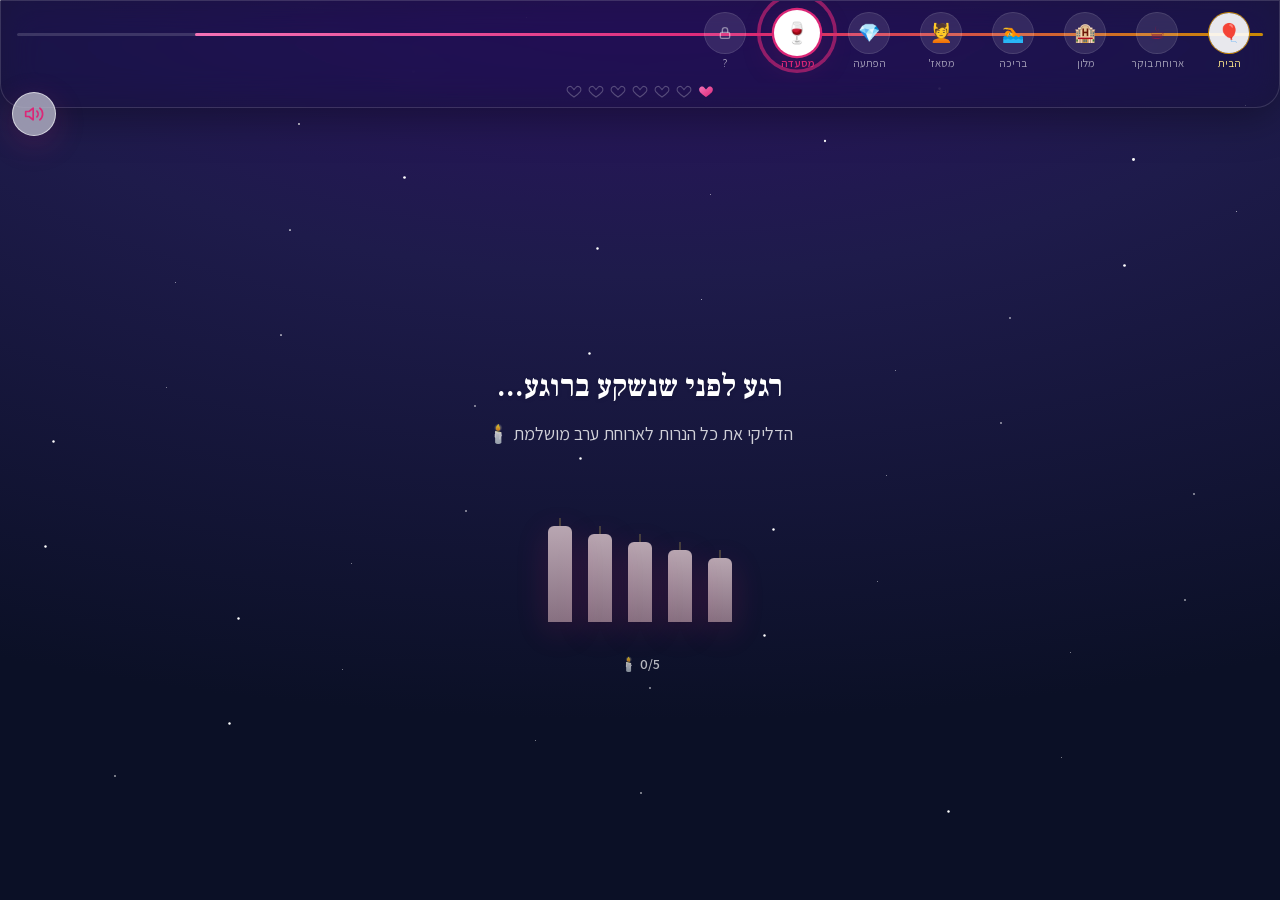
<file: dinner.html>
<!DOCTYPE html><html lang="he" dir="rtl" class="__variable_af9b10 __variable_0d21b4"><head><meta charSet="utf-8"/><meta name="viewport" content="width=device-width, initial-scale=1, maximum-scale=1, viewport-fit=cover"/><link rel="preload" href="/_next/static/media/0e7e88f8d82ce2cd-s.p.woff2" as="font" crossorigin="" type="font/woff2"/><link rel="preload" href="/_next/static/media/67ea4463d4a1f79e-s.p.woff2" as="font" crossorigin="" type="font/woff2"/><link rel="preload" href="/_next/static/media/ae4091e751c37a8f-s.p.woff2" as="font" crossorigin="" type="font/woff2"/><link rel="preload" href="/_next/static/media/af1b7dc4c9d83343-s.p.woff2" as="font" crossorigin="" type="font/woff2"/><link rel="stylesheet" href="/_next/static/css/14b1d642504d0ca7.css" data-precedence="next"/><link rel="preload" as="script" fetchPriority="low" href="/_next/static/chunks/webpack-e7187db792d52e91.js"/><script src="/_next/static/chunks/fd9d1056-bb367eba3fb38883.js" async=""></script><script src="/_next/static/chunks/117-6ae18da6e9bc761a.js" async=""></script><script src="/_next/static/chunks/main-app-410d8caa12a15a68.js" async=""></script><script src="/_next/static/chunks/521-2365a1d1905f8b10.js" async=""></script><script src="/_next/static/chunks/133-addabbe118208ac5.js" async=""></script><script src="/_next/static/chunks/139-d1aa686666394860.js" async=""></script><script src="/_next/static/chunks/app/dinner/page-d92f03b8682b9b4c.js" async=""></script><script src="/_next/static/chunks/app/layout-90618f4802562a0f.js" async=""></script><meta name="theme-color" content="#FDF2F8"/><title>מסע יום ההולדת שלך ❤️</title><meta name="description" content="מסע יום הולדת אינטראקטיבי, אישי ורגשי"/><meta name="next-size-adjust"/><script src="/_next/static/chunks/polyfills-42372ed130431b0a.js" noModule=""></script></head><body><div aria-hidden="true" style="position:fixed;left:-9999px;top:0;width:0;height:0;overflow:hidden;pointer-events:none"><div id="yt-bg-music"></div></div><button type="button" aria-label="השתקה" class="glass safe-top fixed left-3 top-[92px] z-40 flex h-11 w-11 items-center justify-center rounded-full text-romance shadow-glass" tabindex="0"><svg viewBox="0 0 24 24" class="h-5 w-5" fill="none" stroke="currentColor" stroke-width="2" stroke-linecap="round" stroke-linejoin="round" aria-hidden="true"><path d="M11 5 6 9H2v6h4l5 4V5z"></path><path d="M15.5 8.5a5 5 0 0 1 0 7"></path><path d="M19 5a9 9 0 0 1 0 14"></path></svg></button><main class="relative flex min-h-[100dvh] flex-col overflow-hidden bg-night"><div class="pointer-events-none absolute inset-0 z-0 overflow-hidden"><span class="absolute rounded-full bg-white" style="top:0%;left:0%;width:1px;height:1px"></span><span class="absolute rounded-full bg-white" style="top:13.7%;left:23.3%;width:2px;height:2px"></span><span class="absolute rounded-full bg-white" style="top:27.4%;left:46.6%;width:3px;height:3px"></span><span class="absolute rounded-full bg-white" style="top:41.099999999999994%;left:69.9%;width:1px;height:1px"></span><span class="absolute rounded-full bg-white" style="top:54.8%;left:93.2%;width:2px;height:2px"></span><span class="absolute rounded-full bg-white" style="top:68.5%;left:18.5%;width:3px;height:3px"></span><span class="absolute rounded-full bg-white" style="top:82.19999999999999%;left:41.80000000000001%;width:1px;height:1px"></span><span class="absolute rounded-full bg-white" style="top:3.8999999999999915%;left:65.1%;width:2px;height:2px"></span><span class="absolute rounded-full bg-white" style="top:17.599999999999994%;left:88.4%;width:3px;height:3px"></span><span class="absolute rounded-full bg-white" style="top:31.299999999999997%;left:13.700000000000017%;width:1px;height:1px"></span><span class="absolute rounded-full bg-white" style="top:45%;left:37%;width:2px;height:2px"></span><span class="absolute rounded-full bg-white" style="top:58.69999999999999%;left:60.30000000000001%;width:3px;height:3px"></span><span class="absolute rounded-full bg-white" style="top:72.39999999999998%;left:83.60000000000002%;width:1px;height:1px"></span><span class="absolute rounded-full bg-white" style="top:86.1%;left:8.900000000000034%;width:2px;height:2px"></span><span class="absolute rounded-full bg-white" style="top:7.799999999999983%;left:32.19999999999999%;width:3px;height:3px"></span><span class="absolute rounded-full bg-white" style="top:21.5%;left:55.5%;width:1px;height:1px"></span><span class="absolute rounded-full bg-white" style="top:35.19999999999999%;left:78.80000000000001%;width:2px;height:2px"></span><span class="absolute rounded-full bg-white" style="top:48.89999999999998%;left:4.100000000000023%;width:3px;height:3px"></span><span class="absolute rounded-full bg-white" style="top:62.599999999999994%;left:27.400000000000034%;width:1px;height:1px"></span><span class="absolute rounded-full bg-white" style="top:76.30000000000001%;left:50.69999999999999%;width:2px;height:2px"></span><span class="absolute rounded-full bg-white" style="top:90%;left:74%;width:3px;height:3px"></span><span class="absolute rounded-full bg-white" style="top:11.699999999999989%;left:97.30000000000001%;width:1px;height:1px"></span><span class="absolute rounded-full bg-white" style="top:25.399999999999977%;left:22.600000000000023%;width:2px;height:2px"></span><span class="absolute rounded-full bg-white" style="top:39.099999999999966%;left:45.89999999999998%;width:3px;height:3px"></span><span class="absolute rounded-full bg-white" style="top:52.799999999999955%;left:69.20000000000005%;width:1px;height:1px"></span><span class="absolute rounded-full bg-white" style="top:66.5%;left:92.5%;width:2px;height:2px"></span><span class="absolute rounded-full bg-white" style="top:80.19999999999999%;left:17.800000000000068%;width:3px;height:3px"></span><span class="absolute rounded-full bg-white" style="top:1.8999999999999773%;left:41.10000000000002%;width:1px;height:1px"></span><span class="absolute rounded-full bg-white" style="top:15.599999999999966%;left:64.39999999999998%;width:2px;height:2px"></span><span class="absolute rounded-full bg-white" style="top:29.299999999999955%;left:87.70000000000005%;width:3px;height:3px"></span><span class="absolute rounded-full bg-white" style="top:43%;left:13%;width:1px;height:1px"></span><span class="absolute rounded-full bg-white" style="top:56.69999999999999%;left:36.30000000000007%;width:2px;height:2px"></span><span class="absolute rounded-full bg-white" style="top:70.39999999999998%;left:59.60000000000002%;width:3px;height:3px"></span><span class="absolute rounded-full bg-white" style="top:84.09999999999997%;left:82.89999999999998%;width:1px;height:1px"></span><span class="absolute rounded-full bg-white" style="top:5.7999999999999545%;left:8.200000000000045%;width:2px;height:2px"></span><span class="absolute rounded-full bg-white" style="top:19.5%;left:31.5%;width:3px;height:3px"></span><span class="absolute rounded-full bg-white" style="top:33.19999999999999%;left:54.80000000000007%;width:1px;height:1px"></span><span class="absolute rounded-full bg-white" style="top:46.89999999999998%;left:78.10000000000002%;width:2px;height:2px"></span><span class="absolute rounded-full bg-white" style="top:60.60000000000002%;left:3.3999999999999773%;width:3px;height:3px"></span><span class="absolute rounded-full bg-white" style="top:74.29999999999995%;left:26.700000000000045%;width:1px;height:1px"></span><span class="absolute rounded-full bg-white" style="top:88%;left:50%;width:2px;height:2px"></span><span class="absolute rounded-full bg-white" style="top:9.699999999999932%;left:73.30000000000007%;width:3px;height:3px"></span><span class="absolute rounded-full bg-white" style="top:23.399999999999977%;left:96.60000000000002%;width:1px;height:1px"></span><span class="absolute rounded-full bg-white" style="top:37.10000000000002%;left:21.899999999999977%;width:2px;height:2px"></span><span class="absolute rounded-full bg-white" style="top:50.799999999999955%;left:45.200000000000045%;width:3px;height:3px"></span><span class="absolute rounded-full bg-white" style="top:64.5%;left:68.5%;width:1px;height:1px"></span><span class="absolute bottom-[-40px] rounded-full" style="left:5%;width:8px;height:8px;background:radial-gradient(circle, rgba(253,230,138,0.95) 0%, rgba(234,179,8,0.5) 45%, rgba(234,179,8,0) 70%);filter:blur(0.5px)"></span><span class="absolute bottom-[-40px] rounded-full" style="left:16%;width:11px;height:11px;background:radial-gradient(circle, rgba(253,230,138,0.95) 0%, rgba(234,179,8,0.5) 45%, rgba(234,179,8,0) 70%);filter:blur(0.5px)"></span><span class="absolute bottom-[-40px] rounded-full" style="left:27%;width:14px;height:14px;background:radial-gradient(circle, rgba(253,230,138,0.95) 0%, rgba(234,179,8,0.5) 45%, rgba(234,179,8,0) 70%);filter:blur(0.5px)"></span><span class="absolute bottom-[-40px] rounded-full" style="left:38%;width:17px;height:17px;background:radial-gradient(circle, rgba(253,230,138,0.95) 0%, rgba(234,179,8,0.5) 45%, rgba(234,179,8,0) 70%);filter:blur(0.5px)"></span><span class="absolute bottom-[-40px] rounded-full" style="left:49%;width:8px;height:8px;background:radial-gradient(circle, rgba(253,230,138,0.95) 0%, rgba(234,179,8,0.5) 45%, rgba(234,179,8,0) 70%);filter:blur(0.5px)"></span><span class="absolute bottom-[-40px] rounded-full" style="left:60%;width:11px;height:11px;background:radial-gradient(circle, rgba(253,230,138,0.95) 0%, rgba(234,179,8,0.5) 45%, rgba(234,179,8,0) 70%);filter:blur(0.5px)"></span><span class="absolute bottom-[-40px] rounded-full" style="left:71%;width:14px;height:14px;background:radial-gradient(circle, rgba(253,230,138,0.95) 0%, rgba(234,179,8,0.5) 45%, rgba(234,179,8,0) 70%);filter:blur(0.5px)"></span><span class="absolute bottom-[-40px] rounded-full" style="left:82%;width:17px;height:17px;background:radial-gradient(circle, rgba(253,230,138,0.95) 0%, rgba(234,179,8,0.5) 45%, rgba(234,179,8,0) 70%);filter:blur(0.5px)"></span><span class="absolute bottom-[-40px] rounded-full" style="left:93%;width:8px;height:8px;background:radial-gradient(circle, rgba(253,230,138,0.95) 0%, rgba(234,179,8,0.5) 45%, rgba(234,179,8,0) 70%);filter:blur(0.5px)"></span></div><header class="safe-top sticky top-0 z-30 glass-dark rounded-b-3xl"><nav aria-label="התקדמות במסע" class="no-scrollbar w-full overflow-x-auto px-4 py-3"><div class="relative mx-auto flex min-w-max items-start gap-1"><div class="pointer-events-none absolute right-0 left-0 top-5 h-[3px] rounded-full bg-white/15"></div><div class="pointer-events-none absolute right-0 top-5 h-[3px] rounded-full bg-gradient-to-l from-gold via-romance to-romance-soft" style="width:0px"></div><div class="relative z-10 flex w-[68px] shrink-0 flex-col items-center gap-1"><div class="flex h-10 w-10 items-center justify-center rounded-full text-lg bg-white/10 ring-1 ring-white/20" style="transform:none"><span aria-hidden="true">🎈</span></div><span class="max-w-[64px] text-center text-[11px] leading-tight text-white/60">הבית</span></div><div class="relative z-10 flex w-[68px] shrink-0 flex-col items-center gap-1"><div class="flex h-10 w-10 items-center justify-center rounded-full text-lg bg-white/10 ring-1 ring-white/20" style="transform:none"><span aria-hidden="true">☕</span></div><span class="max-w-[64px] text-center text-[11px] leading-tight text-white/60">ארוחת בוקר</span></div><div class="relative z-10 flex w-[68px] shrink-0 flex-col items-center gap-1"><div class="flex h-10 w-10 items-center justify-center rounded-full text-lg bg-white/10 ring-1 ring-white/20" style="transform:none"><span aria-hidden="true">🏨</span></div><span class="max-w-[64px] text-center text-[11px] leading-tight text-white/60">מלון</span></div><div class="relative z-10 flex w-[68px] shrink-0 flex-col items-center gap-1"><div class="flex h-10 w-10 items-center justify-center rounded-full text-lg bg-white/10 ring-1 ring-white/20" style="transform:none"><span aria-hidden="true">🏊</span></div><span class="max-w-[64px] text-center text-[11px] leading-tight text-white/60">בריכה</span></div><div class="relative z-10 flex w-[68px] shrink-0 flex-col items-center gap-1"><div class="flex h-10 w-10 items-center justify-center rounded-full text-lg bg-white/10 ring-1 ring-white/20" style="transform:none"><span aria-hidden="true">💆</span></div><span class="max-w-[64px] text-center text-[11px] leading-tight text-white/60">מסאז&#x27;</span></div><div class="relative z-10 flex w-[68px] shrink-0 flex-col items-center gap-1"><div class="flex h-10 w-10 items-center justify-center rounded-full text-lg bg-white/10 ring-1 ring-white/20" style="transform:none"><span aria-hidden="true">💎</span></div><span class="max-w-[64px] text-center text-[11px] leading-tight text-white/60">הפתעה</span></div><div class="relative z-10 flex w-[68px] shrink-0 flex-col items-center gap-1"><div class="flex h-10 w-10 items-center justify-center rounded-full text-lg bg-white shadow-glass ring-2 ring-romance" style="transform:scale(1.15)"><span aria-hidden="true">🍷</span><span class="absolute inset-0 rounded-full ring-2 ring-romance" style="opacity:0.6;transform:none"></span></div><span class="max-w-[64px] text-center text-[11px] leading-tight font-semibold text-romance">מסעדה</span></div><div class="relative z-10 flex w-[68px] shrink-0 flex-col items-center gap-1"><div class="flex h-10 w-10 items-center justify-center rounded-full text-lg bg-white/10 ring-1 ring-white/20" style="transform:none"><svg viewBox="0 0 24 24" class="h-4 w-4 text-white/45" fill="none" stroke="currentColor" stroke-width="2" stroke-linecap="round" stroke-linejoin="round" aria-hidden="true"><rect x="5" y="11" width="14" height="9" rx="2"></rect><path d="M8 11V8a4 4 0 0 1 8 0v3"></path></svg></div><span class="max-w-[64px] text-center text-[11px] leading-tight text-white/60">?</span></div></div></nav><div class="flex items-center justify-center gap-1.5 pb-2" aria-label="אספת 0 מתוך 7 לבבות"><div class="h-4 w-4 text-white/25"><div class="h-full w-full" style="transform:none"><svg viewBox="0 0 24 24" class="h-full w-full" fill="none" stroke="currentColor" stroke-width="1.6" aria-hidden="true"><defs><linearGradient id="heartGrad" x1="0" y1="0" x2="1" y2="1"><stop offset="0%" stop-color="#F472B6"></stop><stop offset="100%" stop-color="#DB2777"></stop></linearGradient></defs><path d="M12 21s-6.7-4.35-9.33-8.02C.9 10.27 1.5 6.9 4.2 5.6c2-.96 4.2-.2 5.4 1.5L12 9.9l2.4-2.8c1.2-1.7 3.4-2.46 5.4-1.5 2.7 1.3 3.3 4.67 1.53 7.38C18.7 16.65 12 21 12 21z"></path></svg></div></div><div class="h-4 w-4 text-white/25"><div class="h-full w-full" style="transform:none"><svg viewBox="0 0 24 24" class="h-full w-full" fill="none" stroke="currentColor" stroke-width="1.6" aria-hidden="true"><defs><linearGradient id="heartGrad" x1="0" y1="0" x2="1" y2="1"><stop offset="0%" stop-color="#F472B6"></stop><stop offset="100%" stop-color="#DB2777"></stop></linearGradient></defs><path d="M12 21s-6.7-4.35-9.33-8.02C.9 10.27 1.5 6.9 4.2 5.6c2-.96 4.2-.2 5.4 1.5L12 9.9l2.4-2.8c1.2-1.7 3.4-2.46 5.4-1.5 2.7 1.3 3.3 4.67 1.53 7.38C18.7 16.65 12 21 12 21z"></path></svg></div></div><div class="h-4 w-4 text-white/25"><div class="h-full w-full" style="transform:none"><svg viewBox="0 0 24 24" class="h-full w-full" fill="none" stroke="currentColor" stroke-width="1.6" aria-hidden="true"><defs><linearGradient id="heartGrad" x1="0" y1="0" x2="1" y2="1"><stop offset="0%" stop-color="#F472B6"></stop><stop offset="100%" stop-color="#DB2777"></stop></linearGradient></defs><path d="M12 21s-6.7-4.35-9.33-8.02C.9 10.27 1.5 6.9 4.2 5.6c2-.96 4.2-.2 5.4 1.5L12 9.9l2.4-2.8c1.2-1.7 3.4-2.46 5.4-1.5 2.7 1.3 3.3 4.67 1.53 7.38C18.7 16.65 12 21 12 21z"></path></svg></div></div><div class="h-4 w-4 text-white/25"><div class="h-full w-full" style="transform:none"><svg viewBox="0 0 24 24" class="h-full w-full" fill="none" stroke="currentColor" stroke-width="1.6" aria-hidden="true"><defs><linearGradient id="heartGrad" x1="0" y1="0" x2="1" y2="1"><stop offset="0%" stop-color="#F472B6"></stop><stop offset="100%" stop-color="#DB2777"></stop></linearGradient></defs><path d="M12 21s-6.7-4.35-9.33-8.02C.9 10.27 1.5 6.9 4.2 5.6c2-.96 4.2-.2 5.4 1.5L12 9.9l2.4-2.8c1.2-1.7 3.4-2.46 5.4-1.5 2.7 1.3 3.3 4.67 1.53 7.38C18.7 16.65 12 21 12 21z"></path></svg></div></div><div class="h-4 w-4 text-white/25"><div class="h-full w-full" style="transform:none"><svg viewBox="0 0 24 24" class="h-full w-full" fill="none" stroke="currentColor" stroke-width="1.6" aria-hidden="true"><defs><linearGradient id="heartGrad" x1="0" y1="0" x2="1" y2="1"><stop offset="0%" stop-color="#F472B6"></stop><stop offset="100%" stop-color="#DB2777"></stop></linearGradient></defs><path d="M12 21s-6.7-4.35-9.33-8.02C.9 10.27 1.5 6.9 4.2 5.6c2-.96 4.2-.2 5.4 1.5L12 9.9l2.4-2.8c1.2-1.7 3.4-2.46 5.4-1.5 2.7 1.3 3.3 4.67 1.53 7.38C18.7 16.65 12 21 12 21z"></path></svg></div></div><div class="h-4 w-4 text-white/25"><div class="h-full w-full" style="transform:none"><svg viewBox="0 0 24 24" class="h-full w-full" fill="none" stroke="currentColor" stroke-width="1.6" aria-hidden="true"><defs><linearGradient id="heartGrad" x1="0" y1="0" x2="1" y2="1"><stop offset="0%" stop-color="#F472B6"></stop><stop offset="100%" stop-color="#DB2777"></stop></linearGradient></defs><path d="M12 21s-6.7-4.35-9.33-8.02C.9 10.27 1.5 6.9 4.2 5.6c2-.96 4.2-.2 5.4 1.5L12 9.9l2.4-2.8c1.2-1.7 3.4-2.46 5.4-1.5 2.7 1.3 3.3 4.67 1.53 7.38C18.7 16.65 12 21 12 21z"></path></svg></div></div><div class="h-4 w-4 text-white/25"><div class="h-full w-full" style="transform:none"><svg viewBox="0 0 24 24" class="h-full w-full" fill="none" stroke="currentColor" stroke-width="1.6" aria-hidden="true"><defs><linearGradient id="heartGrad" x1="0" y1="0" x2="1" y2="1"><stop offset="0%" stop-color="#F472B6"></stop><stop offset="100%" stop-color="#DB2777"></stop></linearGradient></defs><path d="M12 21s-6.7-4.35-9.33-8.02C.9 10.27 1.5 6.9 4.2 5.6c2-.96 4.2-.2 5.4 1.5L12 9.9l2.4-2.8c1.2-1.7 3.4-2.46 5.4-1.5 2.7 1.3 3.3 4.67 1.53 7.38C18.7 16.65 12 21 12 21z"></path></svg></div></div></div></header><section class="safe-bottom relative z-10 flex flex-1 flex-col items-center justify-center px-5 py-8" style="opacity:0"><div class="w-full max-w-md text-center" style="opacity:0;transform:translateY(16px)"><h1 class="mb-3 text-3xl font-bold leading-snug text-white drop-shadow">רגע לפני שנשקע ברוגע...</h1><p class="mb-10 text-lg leading-relaxed text-white/80">הדליקי את כל הנרות לארוחת ערב מושלמת 🕯️</p><div class="mb-8 flex items-end justify-center gap-4"><button type="button" class="flex cursor-pointer flex-col items-center" aria-label="נר 1"><div class="relative mb-[-3px] h-8 w-5"></div><div class="h-2 w-[2px] bg-stone-700"></div><div class="w-6 rounded-t-md bg-gradient-to-b shadow-glass from-rose-100/70 to-rose-200/50" style="height:64px"></div></button><button type="button" class="flex cursor-pointer flex-col items-center" aria-label="נר 2"><div class="relative mb-[-3px] h-8 w-5"></div><div class="h-2 w-[2px] bg-stone-700"></div><div class="w-6 rounded-t-md bg-gradient-to-b shadow-glass from-rose-100/70 to-rose-200/50" style="height:72px"></div></button><button type="button" class="flex cursor-pointer flex-col items-center" aria-label="נר 3"><div class="relative mb-[-3px] h-8 w-5"></div><div class="h-2 w-[2px] bg-stone-700"></div><div class="w-6 rounded-t-md bg-gradient-to-b shadow-glass from-rose-100/70 to-rose-200/50" style="height:80px"></div></button><button type="button" class="flex cursor-pointer flex-col items-center" aria-label="נר 4"><div class="relative mb-[-3px] h-8 w-5"></div><div class="h-2 w-[2px] bg-stone-700"></div><div class="w-6 rounded-t-md bg-gradient-to-b shadow-glass from-rose-100/70 to-rose-200/50" style="height:88px"></div></button><button type="button" class="flex cursor-pointer flex-col items-center" aria-label="נר 5"><div class="relative mb-[-3px] h-8 w-5"></div><div class="h-2 w-[2px] bg-stone-700"></div><div class="w-6 rounded-t-md bg-gradient-to-b shadow-glass from-rose-100/70 to-rose-200/50" style="height:96px"></div></button></div><p class="text-sm font-semibold text-white/70">0<!-- -->/<!-- -->5<!-- --> 🕯️</p></div></section></main><script src="/_next/static/chunks/webpack-e7187db792d52e91.js" async=""></script><script>(self.__next_f=self.__next_f||[]).push([0]);self.__next_f.push([2,null])</script><script>self.__next_f.push([1,"1:HL[\"/_next/static/media/0e7e88f8d82ce2cd-s.p.woff2\",\"font\",{\"crossOrigin\":\"\",\"type\":\"font/woff2\"}]\n2:HL[\"/_next/static/media/67ea4463d4a1f79e-s.p.woff2\",\"font\",{\"crossOrigin\":\"\",\"type\":\"font/woff2\"}]\n3:HL[\"/_next/static/media/ae4091e751c37a8f-s.p.woff2\",\"font\",{\"crossOrigin\":\"\",\"type\":\"font/woff2\"}]\n4:HL[\"/_next/static/media/af1b7dc4c9d83343-s.p.woff2\",\"font\",{\"crossOrigin\":\"\",\"type\":\"font/woff2\"}]\n5:HL[\"/_next/static/css/14b1d642504d0ca7.css\",\"style\"]\n"])</script><script>self.__next_f.push([1,"6:I[2846,[],\"\"]\n8:I[4684,[\"521\",\"static/chunks/521-2365a1d1905f8b10.js\",\"133\",\"static/chunks/133-addabbe118208ac5.js\",\"139\",\"static/chunks/139-d1aa686666394860.js\",\"20\",\"static/chunks/app/dinner/page-d92f03b8682b9b4c.js\"],\"default\"]\n9:I[4707,[],\"\"]\na:I[6423,[],\"\"]\nb:I[1788,[\"521\",\"static/chunks/521-2365a1d1905f8b10.js\",\"185\",\"static/chunks/app/layout-90618f4802562a0f.js\"],\"JourneyProvider\"]\nc:I[8431,[\"521\",\"static/chunks/521-2365a1d1905f8b10.js\",\"185\",\"static/chunks/app/layout-90618f4802562a0f.js\"],\"default\"]\nd:I[7833,[\"521\",\"static/chunks/521-2365a1d1905f8b10.js\",\"185\",\"static/chunks/app/layout-90618f4802562a0f.js\"],\"default\"]\nf:I[1060,[],\"\"]\n10:[]\n"])</script><script>self.__next_f.push([1,"0:[\"$\",\"$L6\",null,{\"buildId\":\"sZMtW4h_SlxJZlLyQHvmH\",\"assetPrefix\":\"\",\"urlParts\":[\"\",\"dinner\"],\"initialTree\":[\"\",{\"children\":[\"dinner\",{\"children\":[\"__PAGE__\",{}]}]},\"$undefined\",\"$undefined\",true],\"initialSeedData\":[\"\",{\"children\":[\"dinner\",{\"children\":[\"__PAGE__\",{},[[\"$L7\",[\"$\",\"$L8\",null,{}],null],null],null]},[null,[\"$\",\"$L9\",null,{\"parallelRouterKey\":\"children\",\"segmentPath\":[\"children\",\"dinner\",\"children\"],\"error\":\"$undefined\",\"errorStyles\":\"$undefined\",\"errorScripts\":\"$undefined\",\"template\":[\"$\",\"$La\",null,{}],\"templateStyles\":\"$undefined\",\"templateScripts\":\"$undefined\",\"notFound\":\"$undefined\",\"notFoundStyles\":\"$undefined\"}]],null]},[[[[\"$\",\"link\",\"0\",{\"rel\":\"stylesheet\",\"href\":\"/_next/static/css/14b1d642504d0ca7.css\",\"precedence\":\"next\",\"crossOrigin\":\"$undefined\"}]],[\"$\",\"html\",null,{\"lang\":\"he\",\"dir\":\"rtl\",\"className\":\"__variable_af9b10 __variable_0d21b4\",\"children\":[\"$\",\"body\",null,{\"children\":[\"$\",\"$Lb\",null,{\"children\":[[\"$\",\"$Lc\",null,{}],[\"$\",\"$L9\",null,{\"parallelRouterKey\":\"children\",\"segmentPath\":[\"children\"],\"error\":\"$undefined\",\"errorStyles\":\"$undefined\",\"errorScripts\":\"$undefined\",\"template\":[\"$\",\"$La\",null,{}],\"templateStyles\":\"$undefined\",\"templateScripts\":\"$undefined\",\"notFound\":[[\"$\",\"title\",null,{\"children\":\"404: This page could not be found.\"}],[\"$\",\"div\",null,{\"style\":{\"fontFamily\":\"system-ui,\\\"Segoe UI\\\",Roboto,Helvetica,Arial,sans-serif,\\\"Apple Color Emoji\\\",\\\"Segoe UI Emoji\\\"\",\"height\":\"100vh\",\"textAlign\":\"center\",\"display\":\"flex\",\"flexDirection\":\"column\",\"alignItems\":\"center\",\"justifyContent\":\"center\"},\"children\":[\"$\",\"div\",null,{\"children\":[[\"$\",\"style\",null,{\"dangerouslySetInnerHTML\":{\"__html\":\"body{color:#000;background:#fff;margin:0}.next-error-h1{border-right:1px solid rgba(0,0,0,.3)}@media (prefers-color-scheme:dark){body{color:#fff;background:#000}.next-error-h1{border-right:1px solid rgba(255,255,255,.3)}}\"}}],[\"$\",\"h1\",null,{\"className\":\"next-error-h1\",\"style\":{\"display\":\"inline-block\",\"margin\":\"0 20px 0 0\",\"padding\":\"0 23px 0 0\",\"fontSize\":24,\"fontWeight\":500,\"verticalAlign\":\"top\",\"lineHeight\":\"49px\"},\"children\":\"404\"}],[\"$\",\"div\",null,{\"style\":{\"display\":\"inline-block\"},\"children\":[\"$\",\"h2\",null,{\"style\":{\"fontSize\":14,\"fontWeight\":400,\"lineHeight\":\"49px\",\"margin\":0},\"children\":\"This page could not be found.\"}]}]]}]}]],\"notFoundStyles\":[]}],[\"$\",\"$Ld\",null,{}]]}]}]}]],null],null],\"couldBeIntercepted\":false,\"initialHead\":[null,\"$Le\"],\"globalErrorComponent\":\"$f\",\"missingSlots\":\"$W10\"}]\n"])</script><script>self.__next_f.push([1,"e:[[\"$\",\"meta\",\"0\",{\"name\":\"viewport\",\"content\":\"width=device-width, initial-scale=1, maximum-scale=1, viewport-fit=cover\"}],[\"$\",\"meta\",\"1\",{\"name\":\"theme-color\",\"content\":\"#FDF2F8\"}],[\"$\",\"meta\",\"2\",{\"charSet\":\"utf-8\"}],[\"$\",\"title\",\"3\",{\"children\":\"מסע יום ההולדת שלך ❤️\"}],[\"$\",\"meta\",\"4\",{\"name\":\"description\",\"content\":\"מסע יום הולדת אינטראקטיבי, אישי ורגשי\"}],[\"$\",\"meta\",\"5\",{\"name\":\"next-size-adjust\"}]]\n7:null\n"])</script></body></html>
</file>
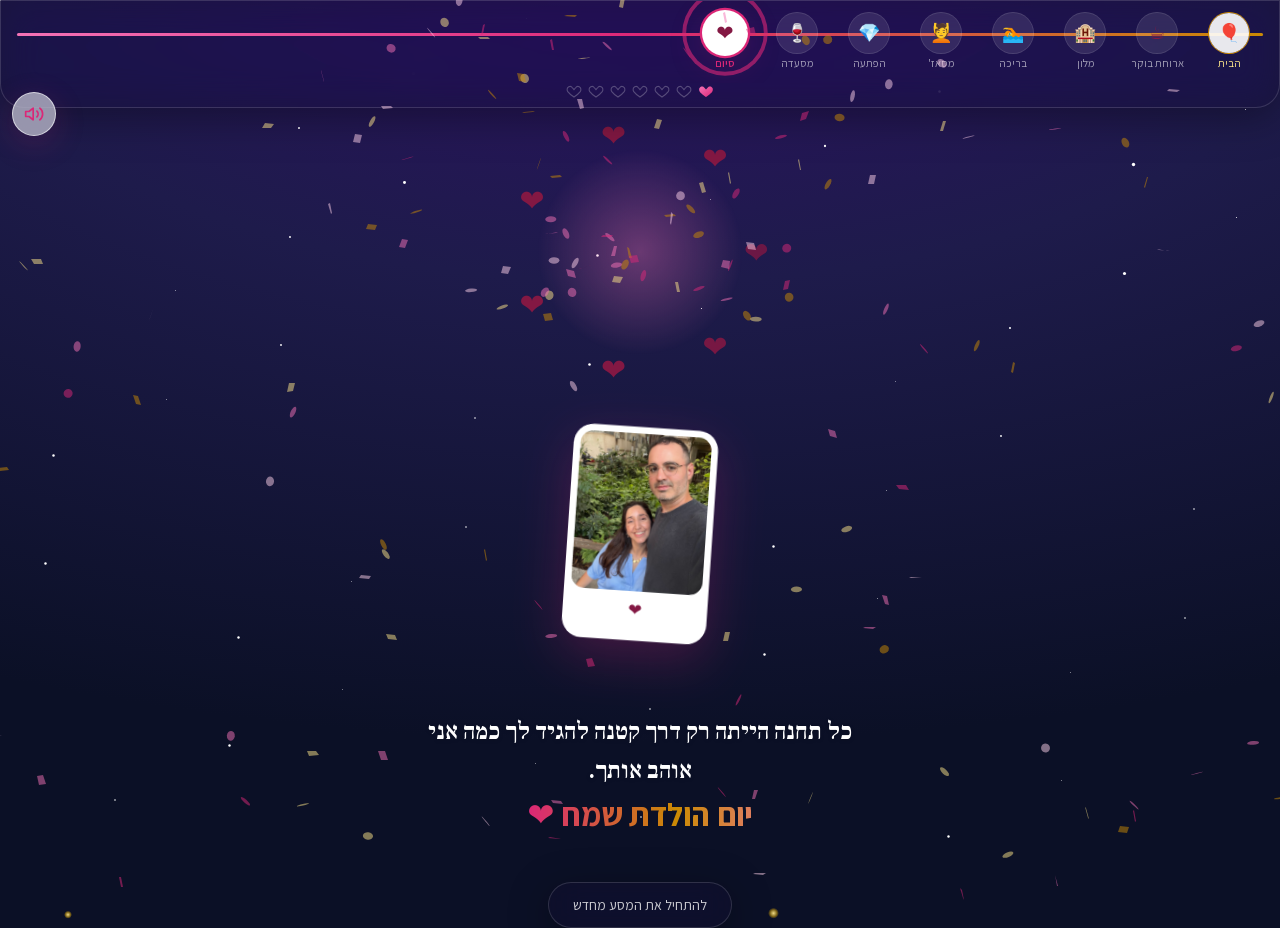
<file: finale.html>
<!DOCTYPE html><html lang="he" dir="rtl" class="__variable_af9b10 __variable_0d21b4"><head><meta charSet="utf-8"/><meta name="viewport" content="width=device-width, initial-scale=1, maximum-scale=1, viewport-fit=cover"/><link rel="preload" href="/_next/static/media/0e7e88f8d82ce2cd-s.p.woff2" as="font" crossorigin="" type="font/woff2"/><link rel="preload" href="/_next/static/media/67ea4463d4a1f79e-s.p.woff2" as="font" crossorigin="" type="font/woff2"/><link rel="preload" href="/_next/static/media/ae4091e751c37a8f-s.p.woff2" as="font" crossorigin="" type="font/woff2"/><link rel="preload" href="/_next/static/media/af1b7dc4c9d83343-s.p.woff2" as="font" crossorigin="" type="font/woff2"/><link rel="preload" as="image" href="/photos/img_0246.jpg"/><link rel="stylesheet" href="/_next/static/css/14b1d642504d0ca7.css" data-precedence="next"/><link rel="preload" as="script" fetchPriority="low" href="/_next/static/chunks/webpack-e7187db792d52e91.js"/><script src="/_next/static/chunks/fd9d1056-bb367eba3fb38883.js" async=""></script><script src="/_next/static/chunks/117-6ae18da6e9bc761a.js" async=""></script><script src="/_next/static/chunks/main-app-410d8caa12a15a68.js" async=""></script><script src="/_next/static/chunks/521-2365a1d1905f8b10.js" async=""></script><script src="/_next/static/chunks/133-addabbe118208ac5.js" async=""></script><script src="/_next/static/chunks/139-d1aa686666394860.js" async=""></script><script src="/_next/static/chunks/app/finale/page-bddcf0653e4e0fb5.js" async=""></script><script src="/_next/static/chunks/app/layout-90618f4802562a0f.js" async=""></script><meta name="theme-color" content="#FDF2F8"/><title>מסע יום ההולדת שלך ❤️</title><meta name="description" content="מסע יום הולדת אינטראקטיבי, אישי ורגשי"/><meta name="next-size-adjust"/><script src="/_next/static/chunks/polyfills-42372ed130431b0a.js" noModule=""></script></head><body><div aria-hidden="true" style="position:fixed;left:-9999px;top:0;width:0;height:0;overflow:hidden;pointer-events:none"><div id="yt-bg-music"></div></div><button type="button" aria-label="השתקה" class="glass safe-top fixed left-3 top-[92px] z-40 flex h-11 w-11 items-center justify-center rounded-full text-romance shadow-glass" tabindex="0"><svg viewBox="0 0 24 24" class="h-5 w-5" fill="none" stroke="currentColor" stroke-width="2" stroke-linecap="round" stroke-linejoin="round" aria-hidden="true"><path d="M11 5 6 9H2v6h4l5 4V5z"></path><path d="M15.5 8.5a5 5 0 0 1 0 7"></path><path d="M19 5a9 9 0 0 1 0 14"></path></svg></button><main class="relative flex min-h-[100dvh] flex-col overflow-hidden bg-night"><div class="pointer-events-none absolute inset-0 z-0 overflow-hidden"><span class="absolute rounded-full bg-white" style="top:0%;left:0%;width:1px;height:1px"></span><span class="absolute rounded-full bg-white" style="top:13.7%;left:23.3%;width:2px;height:2px"></span><span class="absolute rounded-full bg-white" style="top:27.4%;left:46.6%;width:3px;height:3px"></span><span class="absolute rounded-full bg-white" style="top:41.099999999999994%;left:69.9%;width:1px;height:1px"></span><span class="absolute rounded-full bg-white" style="top:54.8%;left:93.2%;width:2px;height:2px"></span><span class="absolute rounded-full bg-white" style="top:68.5%;left:18.5%;width:3px;height:3px"></span><span class="absolute rounded-full bg-white" style="top:82.19999999999999%;left:41.80000000000001%;width:1px;height:1px"></span><span class="absolute rounded-full bg-white" style="top:3.8999999999999915%;left:65.1%;width:2px;height:2px"></span><span class="absolute rounded-full bg-white" style="top:17.599999999999994%;left:88.4%;width:3px;height:3px"></span><span class="absolute rounded-full bg-white" style="top:31.299999999999997%;left:13.700000000000017%;width:1px;height:1px"></span><span class="absolute rounded-full bg-white" style="top:45%;left:37%;width:2px;height:2px"></span><span class="absolute rounded-full bg-white" style="top:58.69999999999999%;left:60.30000000000001%;width:3px;height:3px"></span><span class="absolute rounded-full bg-white" style="top:72.39999999999998%;left:83.60000000000002%;width:1px;height:1px"></span><span class="absolute rounded-full bg-white" style="top:86.1%;left:8.900000000000034%;width:2px;height:2px"></span><span class="absolute rounded-full bg-white" style="top:7.799999999999983%;left:32.19999999999999%;width:3px;height:3px"></span><span class="absolute rounded-full bg-white" style="top:21.5%;left:55.5%;width:1px;height:1px"></span><span class="absolute rounded-full bg-white" style="top:35.19999999999999%;left:78.80000000000001%;width:2px;height:2px"></span><span class="absolute rounded-full bg-white" style="top:48.89999999999998%;left:4.100000000000023%;width:3px;height:3px"></span><span class="absolute rounded-full bg-white" style="top:62.599999999999994%;left:27.400000000000034%;width:1px;height:1px"></span><span class="absolute rounded-full bg-white" style="top:76.30000000000001%;left:50.69999999999999%;width:2px;height:2px"></span><span class="absolute rounded-full bg-white" style="top:90%;left:74%;width:3px;height:3px"></span><span class="absolute rounded-full bg-white" style="top:11.699999999999989%;left:97.30000000000001%;width:1px;height:1px"></span><span class="absolute rounded-full bg-white" style="top:25.399999999999977%;left:22.600000000000023%;width:2px;height:2px"></span><span class="absolute rounded-full bg-white" style="top:39.099999999999966%;left:45.89999999999998%;width:3px;height:3px"></span><span class="absolute rounded-full bg-white" style="top:52.799999999999955%;left:69.20000000000005%;width:1px;height:1px"></span><span class="absolute rounded-full bg-white" style="top:66.5%;left:92.5%;width:2px;height:2px"></span><span class="absolute rounded-full bg-white" style="top:80.19999999999999%;left:17.800000000000068%;width:3px;height:3px"></span><span class="absolute rounded-full bg-white" style="top:1.8999999999999773%;left:41.10000000000002%;width:1px;height:1px"></span><span class="absolute rounded-full bg-white" style="top:15.599999999999966%;left:64.39999999999998%;width:2px;height:2px"></span><span class="absolute rounded-full bg-white" style="top:29.299999999999955%;left:87.70000000000005%;width:3px;height:3px"></span><span class="absolute rounded-full bg-white" style="top:43%;left:13%;width:1px;height:1px"></span><span class="absolute rounded-full bg-white" style="top:56.69999999999999%;left:36.30000000000007%;width:2px;height:2px"></span><span class="absolute rounded-full bg-white" style="top:70.39999999999998%;left:59.60000000000002%;width:3px;height:3px"></span><span class="absolute rounded-full bg-white" style="top:84.09999999999997%;left:82.89999999999998%;width:1px;height:1px"></span><span class="absolute rounded-full bg-white" style="top:5.7999999999999545%;left:8.200000000000045%;width:2px;height:2px"></span><span class="absolute rounded-full bg-white" style="top:19.5%;left:31.5%;width:3px;height:3px"></span><span class="absolute rounded-full bg-white" style="top:33.19999999999999%;left:54.80000000000007%;width:1px;height:1px"></span><span class="absolute rounded-full bg-white" style="top:46.89999999999998%;left:78.10000000000002%;width:2px;height:2px"></span><span class="absolute rounded-full bg-white" style="top:60.60000000000002%;left:3.3999999999999773%;width:3px;height:3px"></span><span class="absolute rounded-full bg-white" style="top:74.29999999999995%;left:26.700000000000045%;width:1px;height:1px"></span><span class="absolute rounded-full bg-white" style="top:88%;left:50%;width:2px;height:2px"></span><span class="absolute rounded-full bg-white" style="top:9.699999999999932%;left:73.30000000000007%;width:3px;height:3px"></span><span class="absolute rounded-full bg-white" style="top:23.399999999999977%;left:96.60000000000002%;width:1px;height:1px"></span><span class="absolute rounded-full bg-white" style="top:37.10000000000002%;left:21.899999999999977%;width:2px;height:2px"></span><span class="absolute rounded-full bg-white" style="top:50.799999999999955%;left:45.200000000000045%;width:3px;height:3px"></span><span class="absolute rounded-full bg-white" style="top:64.5%;left:68.5%;width:1px;height:1px"></span><span class="absolute bottom-[-40px] rounded-full" style="left:5%;width:8px;height:8px;background:radial-gradient(circle, rgba(253,230,138,0.95) 0%, rgba(234,179,8,0.5) 45%, rgba(234,179,8,0) 70%);filter:blur(0.5px)"></span><span class="absolute bottom-[-40px] rounded-full" style="left:16%;width:11px;height:11px;background:radial-gradient(circle, rgba(253,230,138,0.95) 0%, rgba(234,179,8,0.5) 45%, rgba(234,179,8,0) 70%);filter:blur(0.5px)"></span><span class="absolute bottom-[-40px] rounded-full" style="left:27%;width:14px;height:14px;background:radial-gradient(circle, rgba(253,230,138,0.95) 0%, rgba(234,179,8,0.5) 45%, rgba(234,179,8,0) 70%);filter:blur(0.5px)"></span><span class="absolute bottom-[-40px] rounded-full" style="left:38%;width:17px;height:17px;background:radial-gradient(circle, rgba(253,230,138,0.95) 0%, rgba(234,179,8,0.5) 45%, rgba(234,179,8,0) 70%);filter:blur(0.5px)"></span><span class="absolute bottom-[-40px] rounded-full" style="left:49%;width:8px;height:8px;background:radial-gradient(circle, rgba(253,230,138,0.95) 0%, rgba(234,179,8,0.5) 45%, rgba(234,179,8,0) 70%);filter:blur(0.5px)"></span><span class="absolute bottom-[-40px] rounded-full" style="left:60%;width:11px;height:11px;background:radial-gradient(circle, rgba(253,230,138,0.95) 0%, rgba(234,179,8,0.5) 45%, rgba(234,179,8,0) 70%);filter:blur(0.5px)"></span><span class="absolute bottom-[-40px] rounded-full" style="left:71%;width:14px;height:14px;background:radial-gradient(circle, rgba(253,230,138,0.95) 0%, rgba(234,179,8,0.5) 45%, rgba(234,179,8,0) 70%);filter:blur(0.5px)"></span><span class="absolute bottom-[-40px] rounded-full" style="left:82%;width:17px;height:17px;background:radial-gradient(circle, rgba(253,230,138,0.95) 0%, rgba(234,179,8,0.5) 45%, rgba(234,179,8,0) 70%);filter:blur(0.5px)"></span><span class="absolute bottom-[-40px] rounded-full" style="left:93%;width:8px;height:8px;background:radial-gradient(circle, rgba(253,230,138,0.95) 0%, rgba(234,179,8,0.5) 45%, rgba(234,179,8,0) 70%);filter:blur(0.5px)"></span></div><header class="safe-top sticky top-0 z-30 glass-dark rounded-b-3xl"><nav aria-label="התקדמות במסע" class="no-scrollbar w-full overflow-x-auto px-4 py-3"><div class="relative mx-auto flex min-w-max items-start gap-1"><div class="pointer-events-none absolute right-0 left-0 top-5 h-[3px] rounded-full bg-white/15"></div><div class="pointer-events-none absolute right-0 top-5 h-[3px] rounded-full bg-gradient-to-l from-gold via-romance to-romance-soft" style="width:0px"></div><div class="relative z-10 flex w-[68px] shrink-0 flex-col items-center gap-1"><div class="flex h-10 w-10 items-center justify-center rounded-full text-lg bg-white/10 ring-1 ring-white/20" style="transform:none"><span aria-hidden="true">🎈</span></div><span class="max-w-[64px] text-center text-[11px] leading-tight text-white/60">הבית</span></div><div class="relative z-10 flex w-[68px] shrink-0 flex-col items-center gap-1"><div class="flex h-10 w-10 items-center justify-center rounded-full text-lg bg-white/10 ring-1 ring-white/20" style="transform:none"><span aria-hidden="true">☕</span></div><span class="max-w-[64px] text-center text-[11px] leading-tight text-white/60">ארוחת בוקר</span></div><div class="relative z-10 flex w-[68px] shrink-0 flex-col items-center gap-1"><div class="flex h-10 w-10 items-center justify-center rounded-full text-lg bg-white/10 ring-1 ring-white/20" style="transform:none"><span aria-hidden="true">🏨</span></div><span class="max-w-[64px] text-center text-[11px] leading-tight text-white/60">מלון</span></div><div class="relative z-10 flex w-[68px] shrink-0 flex-col items-center gap-1"><div class="flex h-10 w-10 items-center justify-center rounded-full text-lg bg-white/10 ring-1 ring-white/20" style="transform:none"><span aria-hidden="true">🏊</span></div><span class="max-w-[64px] text-center text-[11px] leading-tight text-white/60">בריכה</span></div><div class="relative z-10 flex w-[68px] shrink-0 flex-col items-center gap-1"><div class="flex h-10 w-10 items-center justify-center rounded-full text-lg bg-white/10 ring-1 ring-white/20" style="transform:none"><span aria-hidden="true">💆</span></div><span class="max-w-[64px] text-center text-[11px] leading-tight text-white/60">מסאז&#x27;</span></div><div class="relative z-10 flex w-[68px] shrink-0 flex-col items-center gap-1"><div class="flex h-10 w-10 items-center justify-center rounded-full text-lg bg-white/10 ring-1 ring-white/20" style="transform:none"><span aria-hidden="true">💎</span></div><span class="max-w-[64px] text-center text-[11px] leading-tight text-white/60">הפתעה</span></div><div class="relative z-10 flex w-[68px] shrink-0 flex-col items-center gap-1"><div class="flex h-10 w-10 items-center justify-center rounded-full text-lg bg-white/10 ring-1 ring-white/20" style="transform:none"><span aria-hidden="true">🍷</span></div><span class="max-w-[64px] text-center text-[11px] leading-tight text-white/60">מסעדה</span></div><div class="relative z-10 flex w-[68px] shrink-0 flex-col items-center gap-1"><div class="flex h-10 w-10 items-center justify-center rounded-full text-lg bg-white shadow-glass ring-2 ring-romance" style="transform:scale(1.15)"><span aria-hidden="true">❤️</span><span class="absolute inset-0 rounded-full ring-2 ring-romance" style="opacity:0.6;transform:none"></span></div><span class="max-w-[64px] text-center text-[11px] leading-tight font-semibold text-romance">סיום</span></div></div></nav><div class="flex items-center justify-center gap-1.5 pb-2" aria-label="אספת 0 מתוך 7 לבבות"><div class="h-4 w-4 text-white/25"><div class="h-full w-full" style="transform:none"><svg viewBox="0 0 24 24" class="h-full w-full" fill="none" stroke="currentColor" stroke-width="1.6" aria-hidden="true"><defs><linearGradient id="heartGrad" x1="0" y1="0" x2="1" y2="1"><stop offset="0%" stop-color="#F472B6"></stop><stop offset="100%" stop-color="#DB2777"></stop></linearGradient></defs><path d="M12 21s-6.7-4.35-9.33-8.02C.9 10.27 1.5 6.9 4.2 5.6c2-.96 4.2-.2 5.4 1.5L12 9.9l2.4-2.8c1.2-1.7 3.4-2.46 5.4-1.5 2.7 1.3 3.3 4.67 1.53 7.38C18.7 16.65 12 21 12 21z"></path></svg></div></div><div class="h-4 w-4 text-white/25"><div class="h-full w-full" style="transform:none"><svg viewBox="0 0 24 24" class="h-full w-full" fill="none" stroke="currentColor" stroke-width="1.6" aria-hidden="true"><defs><linearGradient id="heartGrad" x1="0" y1="0" x2="1" y2="1"><stop offset="0%" stop-color="#F472B6"></stop><stop offset="100%" stop-color="#DB2777"></stop></linearGradient></defs><path d="M12 21s-6.7-4.35-9.33-8.02C.9 10.27 1.5 6.9 4.2 5.6c2-.96 4.2-.2 5.4 1.5L12 9.9l2.4-2.8c1.2-1.7 3.4-2.46 5.4-1.5 2.7 1.3 3.3 4.67 1.53 7.38C18.7 16.65 12 21 12 21z"></path></svg></div></div><div class="h-4 w-4 text-white/25"><div class="h-full w-full" style="transform:none"><svg viewBox="0 0 24 24" class="h-full w-full" fill="none" stroke="currentColor" stroke-width="1.6" aria-hidden="true"><defs><linearGradient id="heartGrad" x1="0" y1="0" x2="1" y2="1"><stop offset="0%" stop-color="#F472B6"></stop><stop offset="100%" stop-color="#DB2777"></stop></linearGradient></defs><path d="M12 21s-6.7-4.35-9.33-8.02C.9 10.27 1.5 6.9 4.2 5.6c2-.96 4.2-.2 5.4 1.5L12 9.9l2.4-2.8c1.2-1.7 3.4-2.46 5.4-1.5 2.7 1.3 3.3 4.67 1.53 7.38C18.7 16.65 12 21 12 21z"></path></svg></div></div><div class="h-4 w-4 text-white/25"><div class="h-full w-full" style="transform:none"><svg viewBox="0 0 24 24" class="h-full w-full" fill="none" stroke="currentColor" stroke-width="1.6" aria-hidden="true"><defs><linearGradient id="heartGrad" x1="0" y1="0" x2="1" y2="1"><stop offset="0%" stop-color="#F472B6"></stop><stop offset="100%" stop-color="#DB2777"></stop></linearGradient></defs><path d="M12 21s-6.7-4.35-9.33-8.02C.9 10.27 1.5 6.9 4.2 5.6c2-.96 4.2-.2 5.4 1.5L12 9.9l2.4-2.8c1.2-1.7 3.4-2.46 5.4-1.5 2.7 1.3 3.3 4.67 1.53 7.38C18.7 16.65 12 21 12 21z"></path></svg></div></div><div class="h-4 w-4 text-white/25"><div class="h-full w-full" style="transform:none"><svg viewBox="0 0 24 24" class="h-full w-full" fill="none" stroke="currentColor" stroke-width="1.6" aria-hidden="true"><defs><linearGradient id="heartGrad" x1="0" y1="0" x2="1" y2="1"><stop offset="0%" stop-color="#F472B6"></stop><stop offset="100%" stop-color="#DB2777"></stop></linearGradient></defs><path d="M12 21s-6.7-4.35-9.33-8.02C.9 10.27 1.5 6.9 4.2 5.6c2-.96 4.2-.2 5.4 1.5L12 9.9l2.4-2.8c1.2-1.7 3.4-2.46 5.4-1.5 2.7 1.3 3.3 4.67 1.53 7.38C18.7 16.65 12 21 12 21z"></path></svg></div></div><div class="h-4 w-4 text-white/25"><div class="h-full w-full" style="transform:none"><svg viewBox="0 0 24 24" class="h-full w-full" fill="none" stroke="currentColor" stroke-width="1.6" aria-hidden="true"><defs><linearGradient id="heartGrad" x1="0" y1="0" x2="1" y2="1"><stop offset="0%" stop-color="#F472B6"></stop><stop offset="100%" stop-color="#DB2777"></stop></linearGradient></defs><path d="M12 21s-6.7-4.35-9.33-8.02C.9 10.27 1.5 6.9 4.2 5.6c2-.96 4.2-.2 5.4 1.5L12 9.9l2.4-2.8c1.2-1.7 3.4-2.46 5.4-1.5 2.7 1.3 3.3 4.67 1.53 7.38C18.7 16.65 12 21 12 21z"></path></svg></div></div><div class="h-4 w-4 text-white/25"><div class="h-full w-full" style="transform:none"><svg viewBox="0 0 24 24" class="h-full w-full" fill="none" stroke="currentColor" stroke-width="1.6" aria-hidden="true"><defs><linearGradient id="heartGrad" x1="0" y1="0" x2="1" y2="1"><stop offset="0%" stop-color="#F472B6"></stop><stop offset="100%" stop-color="#DB2777"></stop></linearGradient></defs><path d="M12 21s-6.7-4.35-9.33-8.02C.9 10.27 1.5 6.9 4.2 5.6c2-.96 4.2-.2 5.4 1.5L12 9.9l2.4-2.8c1.2-1.7 3.4-2.46 5.4-1.5 2.7 1.3 3.3 4.67 1.53 7.38C18.7 16.65 12 21 12 21z"></path></svg></div></div></div></header><section class="safe-bottom relative z-10 flex flex-1 flex-col items-center justify-center px-5 py-8" style="opacity:0"><div class="flex w-full max-w-md flex-col items-center text-center"><div class="relative mb-10 flex h-56 w-56 items-center justify-center"><span class="absolute text-3xl" aria-hidden="true" style="opacity:0;transform:translateX(120px) scale(0)">❤️</span><span class="absolute text-3xl" aria-hidden="true" style="opacity:0;transform:translateX(74.81877622304803px) translateY(93.81977789616357px) scale(0)">❤️</span><span class="absolute text-3xl" aria-hidden="true" style="opacity:0;transform:translateX(-26.70251207475772px) translateY(116.99134946181883px) scale(0)">❤️</span><span class="absolute text-3xl" aria-hidden="true" style="opacity:0;transform:translateX(-108.11626414829028px) translateY(52.06604869410699px) scale(0)">❤️</span><span class="absolute text-3xl" aria-hidden="true" style="opacity:0;transform:translateX(-108.1162641482903px) translateY(-52.06604869410696px) scale(0)">❤️</span><span class="absolute text-3xl" aria-hidden="true" style="opacity:0;transform:translateX(-26.70251207475775px) translateY(-116.99134946181883px) scale(0)">❤️</span><span class="absolute text-3xl" aria-hidden="true" style="opacity:0;transform:translateX(74.818776223048px) translateY(-93.81977789616359px) scale(0)">❤️</span><div class="pointer-events-none absolute inset-0 rounded-full" style="background:radial-gradient(circle, rgba(244,114,182,0.35) 0%, transparent 65%)"></div></div><div class="mb-8 rounded-3xl bg-white p-2 pb-6 shadow-glass-lg" style="opacity:0;transform:scale(0.8) rotate(4deg)"><img src="/photos/img_0246.jpg" alt="אנחנו" class="h-48 w-40 rounded-2xl object-cover"/><div class="mt-2 text-center text-xl" aria-hidden="true">❤️</div></div><h1 class="mb-5 text-2xl font-bold leading-relaxed text-white drop-shadow" style="opacity:0;transform:translateY(16px)">כל תחנה הייתה רק דרך קטנה להגיד לך כמה אני אוהב אותך.</h1><p class="mb-12 text-4xl font-black shimmer-text" style="opacity:0;transform:scale(0.9)">יום הולדת שמח ❤️</p><button type="button" class="glass-dark rounded-full px-6 py-3 text-sm text-white/80 cursor-pointer" tabindex="0" style="opacity:0">להתחיל את המסע מחדש</button></div></section></main><script src="/_next/static/chunks/webpack-e7187db792d52e91.js" async=""></script><script>(self.__next_f=self.__next_f||[]).push([0]);self.__next_f.push([2,null])</script><script>self.__next_f.push([1,"1:HL[\"/_next/static/media/0e7e88f8d82ce2cd-s.p.woff2\",\"font\",{\"crossOrigin\":\"\",\"type\":\"font/woff2\"}]\n2:HL[\"/_next/static/media/67ea4463d4a1f79e-s.p.woff2\",\"font\",{\"crossOrigin\":\"\",\"type\":\"font/woff2\"}]\n3:HL[\"/_next/static/media/ae4091e751c37a8f-s.p.woff2\",\"font\",{\"crossOrigin\":\"\",\"type\":\"font/woff2\"}]\n4:HL[\"/_next/static/media/af1b7dc4c9d83343-s.p.woff2\",\"font\",{\"crossOrigin\":\"\",\"type\":\"font/woff2\"}]\n5:HL[\"/_next/static/css/14b1d642504d0ca7.css\",\"style\"]\n"])</script><script>self.__next_f.push([1,"6:I[2846,[],\"\"]\n8:I[1095,[\"521\",\"static/chunks/521-2365a1d1905f8b10.js\",\"133\",\"static/chunks/133-addabbe118208ac5.js\",\"139\",\"static/chunks/139-d1aa686666394860.js\",\"513\",\"static/chunks/app/finale/page-bddcf0653e4e0fb5.js\"],\"default\"]\n9:I[4707,[],\"\"]\na:I[6423,[],\"\"]\nb:I[1788,[\"521\",\"static/chunks/521-2365a1d1905f8b10.js\",\"185\",\"static/chunks/app/layout-90618f4802562a0f.js\"],\"JourneyProvider\"]\nc:I[8431,[\"521\",\"static/chunks/521-2365a1d1905f8b10.js\",\"185\",\"static/chunks/app/layout-90618f4802562a0f.js\"],\"default\"]\nd:I[7833,[\"521\",\"static/chunks/521-2365a1d1905f8b10.js\",\"185\",\"static/chunks/app/layout-90618f4802562a0f.js\"],\"default\"]\nf:I[1060,[],\"\"]\n10:[]\n"])</script><script>self.__next_f.push([1,"0:[\"$\",\"$L6\",null,{\"buildId\":\"sZMtW4h_SlxJZlLyQHvmH\",\"assetPrefix\":\"\",\"urlParts\":[\"\",\"finale\"],\"initialTree\":[\"\",{\"children\":[\"finale\",{\"children\":[\"__PAGE__\",{}]}]},\"$undefined\",\"$undefined\",true],\"initialSeedData\":[\"\",{\"children\":[\"finale\",{\"children\":[\"__PAGE__\",{},[[\"$L7\",[\"$\",\"$L8\",null,{}],null],null],null]},[null,[\"$\",\"$L9\",null,{\"parallelRouterKey\":\"children\",\"segmentPath\":[\"children\",\"finale\",\"children\"],\"error\":\"$undefined\",\"errorStyles\":\"$undefined\",\"errorScripts\":\"$undefined\",\"template\":[\"$\",\"$La\",null,{}],\"templateStyles\":\"$undefined\",\"templateScripts\":\"$undefined\",\"notFound\":\"$undefined\",\"notFoundStyles\":\"$undefined\"}]],null]},[[[[\"$\",\"link\",\"0\",{\"rel\":\"stylesheet\",\"href\":\"/_next/static/css/14b1d642504d0ca7.css\",\"precedence\":\"next\",\"crossOrigin\":\"$undefined\"}]],[\"$\",\"html\",null,{\"lang\":\"he\",\"dir\":\"rtl\",\"className\":\"__variable_af9b10 __variable_0d21b4\",\"children\":[\"$\",\"body\",null,{\"children\":[\"$\",\"$Lb\",null,{\"children\":[[\"$\",\"$Lc\",null,{}],[\"$\",\"$L9\",null,{\"parallelRouterKey\":\"children\",\"segmentPath\":[\"children\"],\"error\":\"$undefined\",\"errorStyles\":\"$undefined\",\"errorScripts\":\"$undefined\",\"template\":[\"$\",\"$La\",null,{}],\"templateStyles\":\"$undefined\",\"templateScripts\":\"$undefined\",\"notFound\":[[\"$\",\"title\",null,{\"children\":\"404: This page could not be found.\"}],[\"$\",\"div\",null,{\"style\":{\"fontFamily\":\"system-ui,\\\"Segoe UI\\\",Roboto,Helvetica,Arial,sans-serif,\\\"Apple Color Emoji\\\",\\\"Segoe UI Emoji\\\"\",\"height\":\"100vh\",\"textAlign\":\"center\",\"display\":\"flex\",\"flexDirection\":\"column\",\"alignItems\":\"center\",\"justifyContent\":\"center\"},\"children\":[\"$\",\"div\",null,{\"children\":[[\"$\",\"style\",null,{\"dangerouslySetInnerHTML\":{\"__html\":\"body{color:#000;background:#fff;margin:0}.next-error-h1{border-right:1px solid rgba(0,0,0,.3)}@media (prefers-color-scheme:dark){body{color:#fff;background:#000}.next-error-h1{border-right:1px solid rgba(255,255,255,.3)}}\"}}],[\"$\",\"h1\",null,{\"className\":\"next-error-h1\",\"style\":{\"display\":\"inline-block\",\"margin\":\"0 20px 0 0\",\"padding\":\"0 23px 0 0\",\"fontSize\":24,\"fontWeight\":500,\"verticalAlign\":\"top\",\"lineHeight\":\"49px\"},\"children\":\"404\"}],[\"$\",\"div\",null,{\"style\":{\"display\":\"inline-block\"},\"children\":[\"$\",\"h2\",null,{\"style\":{\"fontSize\":14,\"fontWeight\":400,\"lineHeight\":\"49px\",\"margin\":0},\"children\":\"This page could not be found.\"}]}]]}]}]],\"notFoundStyles\":[]}],[\"$\",\"$Ld\",null,{}]]}]}]}]],null],null],\"couldBeIntercepted\":false,\"initialHead\":[null,\"$Le\"],\"globalErrorComponent\":\"$f\",\"missingSlots\":\"$W10\"}]\n"])</script><script>self.__next_f.push([1,"e:[[\"$\",\"meta\",\"0\",{\"name\":\"viewport\",\"content\":\"width=device-width, initial-scale=1, maximum-scale=1, viewport-fit=cover\"}],[\"$\",\"meta\",\"1\",{\"name\":\"theme-color\",\"content\":\"#FDF2F8\"}],[\"$\",\"meta\",\"2\",{\"charSet\":\"utf-8\"}],[\"$\",\"title\",\"3\",{\"children\":\"מסע יום ההולדת שלך ❤️\"}],[\"$\",\"meta\",\"4\",{\"name\":\"description\",\"content\":\"מסע יום הולדת אינטראקטיבי, אישי ורגשי\"}],[\"$\",\"meta\",\"5\",{\"name\":\"next-size-adjust\"}]]\n7:null\n"])</script></body></html>
</file>
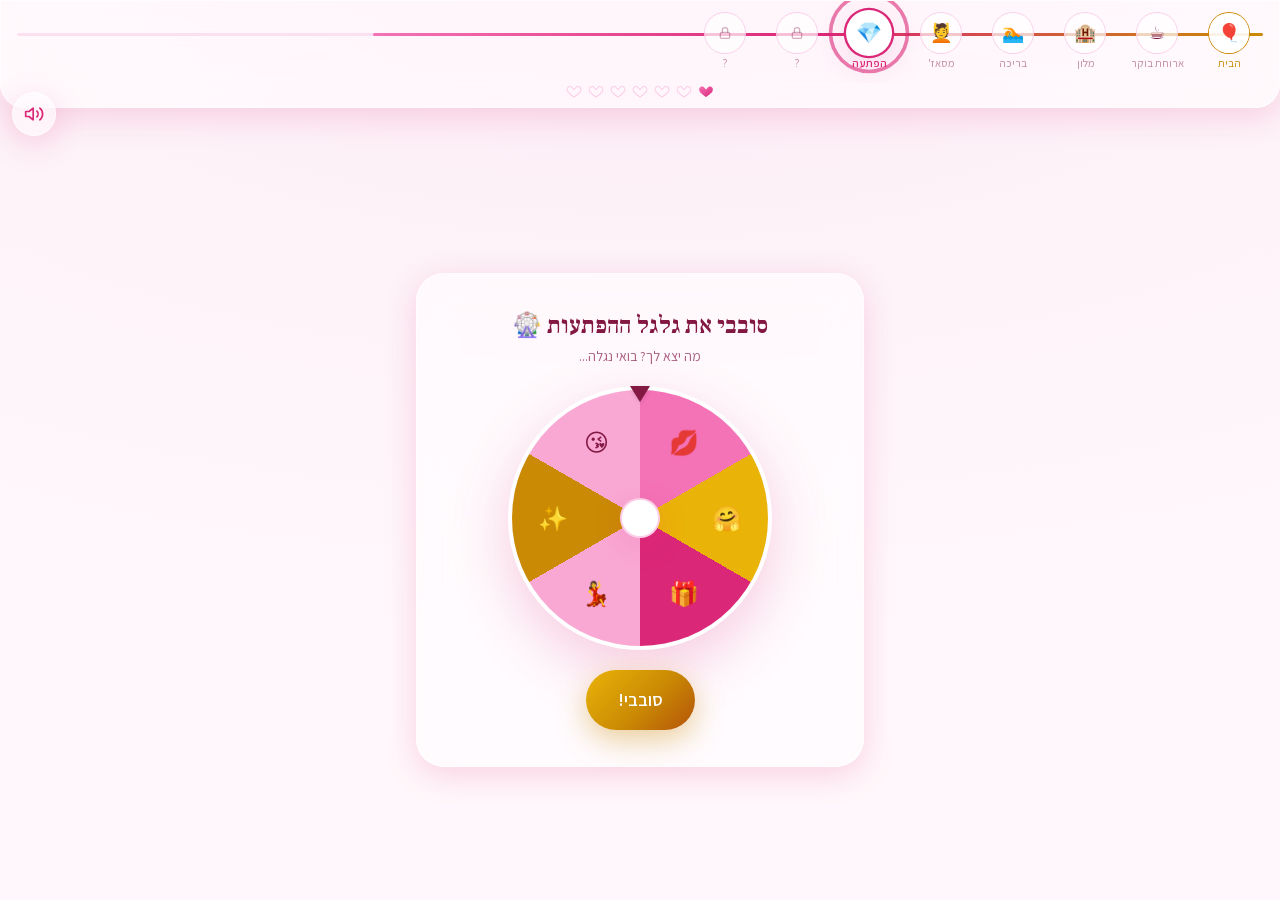
<file: gift.html>
<!DOCTYPE html><html lang="he" dir="rtl" class="__variable_af9b10 __variable_0d21b4"><head><meta charSet="utf-8"/><meta name="viewport" content="width=device-width, initial-scale=1, maximum-scale=1, viewport-fit=cover"/><link rel="preload" href="/_next/static/media/0e7e88f8d82ce2cd-s.p.woff2" as="font" crossorigin="" type="font/woff2"/><link rel="preload" href="/_next/static/media/67ea4463d4a1f79e-s.p.woff2" as="font" crossorigin="" type="font/woff2"/><link rel="preload" href="/_next/static/media/ae4091e751c37a8f-s.p.woff2" as="font" crossorigin="" type="font/woff2"/><link rel="preload" href="/_next/static/media/af1b7dc4c9d83343-s.p.woff2" as="font" crossorigin="" type="font/woff2"/><link rel="stylesheet" href="/_next/static/css/14b1d642504d0ca7.css" data-precedence="next"/><link rel="preload" as="script" fetchPriority="low" href="/_next/static/chunks/webpack-e7187db792d52e91.js"/><script src="/_next/static/chunks/fd9d1056-bb367eba3fb38883.js" async=""></script><script src="/_next/static/chunks/117-6ae18da6e9bc761a.js" async=""></script><script src="/_next/static/chunks/main-app-410d8caa12a15a68.js" async=""></script><script src="/_next/static/chunks/521-2365a1d1905f8b10.js" async=""></script><script src="/_next/static/chunks/133-addabbe118208ac5.js" async=""></script><script src="/_next/static/chunks/139-d1aa686666394860.js" async=""></script><script src="/_next/static/chunks/app/gift/page-f56cd164bbcd5dbe.js" async=""></script><script src="/_next/static/chunks/app/layout-90618f4802562a0f.js" async=""></script><meta name="theme-color" content="#FDF2F8"/><title>מסע יום ההולדת שלך ❤️</title><meta name="description" content="מסע יום הולדת אינטראקטיבי, אישי ורגשי"/><meta name="next-size-adjust"/><script src="/_next/static/chunks/polyfills-42372ed130431b0a.js" noModule=""></script></head><body><div aria-hidden="true" style="position:fixed;left:-9999px;top:0;width:0;height:0;overflow:hidden;pointer-events:none"><div id="yt-bg-music"></div></div><button type="button" aria-label="השתקה" class="glass safe-top fixed left-3 top-[92px] z-40 flex h-11 w-11 items-center justify-center rounded-full text-romance shadow-glass" tabindex="0"><svg viewBox="0 0 24 24" class="h-5 w-5" fill="none" stroke="currentColor" stroke-width="2" stroke-linecap="round" stroke-linejoin="round" aria-hidden="true"><path d="M11 5 6 9H2v6h4l5 4V5z"></path><path d="M15.5 8.5a5 5 0 0 1 0 7"></path><path d="M19 5a9 9 0 0 1 0 14"></path></svg></button><main class="relative flex min-h-[100dvh] flex-col overflow-hidden bg-romance"><header class="safe-top sticky top-0 z-30 glass rounded-b-3xl"><nav aria-label="התקדמות במסע" class="no-scrollbar w-full overflow-x-auto px-4 py-3"><div class="relative mx-auto flex min-w-max items-start gap-1"><div class="pointer-events-none absolute right-0 left-0 top-5 h-[3px] rounded-full bg-romance-light/60"></div><div class="pointer-events-none absolute right-0 top-5 h-[3px] rounded-full bg-gradient-to-l from-gold via-romance to-romance-soft" style="width:0px"></div><div class="relative z-10 flex w-[68px] shrink-0 flex-col items-center gap-1"><div class="flex h-10 w-10 items-center justify-center rounded-full text-lg bg-white/70 ring-1 ring-romance-light" style="transform:none"><span aria-hidden="true">🎈</span></div><span class="max-w-[64px] text-center text-[11px] leading-tight text-romance-ink/50">הבית</span></div><div class="relative z-10 flex w-[68px] shrink-0 flex-col items-center gap-1"><div class="flex h-10 w-10 items-center justify-center rounded-full text-lg bg-white/70 ring-1 ring-romance-light" style="transform:none"><span aria-hidden="true">☕</span></div><span class="max-w-[64px] text-center text-[11px] leading-tight text-romance-ink/50">ארוחת בוקר</span></div><div class="relative z-10 flex w-[68px] shrink-0 flex-col items-center gap-1"><div class="flex h-10 w-10 items-center justify-center rounded-full text-lg bg-white/70 ring-1 ring-romance-light" style="transform:none"><span aria-hidden="true">🏨</span></div><span class="max-w-[64px] text-center text-[11px] leading-tight text-romance-ink/50">מלון</span></div><div class="relative z-10 flex w-[68px] shrink-0 flex-col items-center gap-1"><div class="flex h-10 w-10 items-center justify-center rounded-full text-lg bg-white/70 ring-1 ring-romance-light" style="transform:none"><span aria-hidden="true">🏊</span></div><span class="max-w-[64px] text-center text-[11px] leading-tight text-romance-ink/50">בריכה</span></div><div class="relative z-10 flex w-[68px] shrink-0 flex-col items-center gap-1"><div class="flex h-10 w-10 items-center justify-center rounded-full text-lg bg-white/70 ring-1 ring-romance-light" style="transform:none"><span aria-hidden="true">💆</span></div><span class="max-w-[64px] text-center text-[11px] leading-tight text-romance-ink/50">מסאז&#x27;</span></div><div class="relative z-10 flex w-[68px] shrink-0 flex-col items-center gap-1"><div class="flex h-10 w-10 items-center justify-center rounded-full text-lg bg-white shadow-glass ring-2 ring-romance" style="transform:scale(1.15)"><span aria-hidden="true">💎</span><span class="absolute inset-0 rounded-full ring-2 ring-romance" style="opacity:0.6;transform:none"></span></div><span class="max-w-[64px] text-center text-[11px] leading-tight font-semibold text-romance">הפתעה</span></div><div class="relative z-10 flex w-[68px] shrink-0 flex-col items-center gap-1"><div class="flex h-10 w-10 items-center justify-center rounded-full text-lg bg-white/70 ring-1 ring-romance-light" style="transform:none"><svg viewBox="0 0 24 24" class="h-4 w-4 text-romance-ink/35" fill="none" stroke="currentColor" stroke-width="2" stroke-linecap="round" stroke-linejoin="round" aria-hidden="true"><rect x="5" y="11" width="14" height="9" rx="2"></rect><path d="M8 11V8a4 4 0 0 1 8 0v3"></path></svg></div><span class="max-w-[64px] text-center text-[11px] leading-tight text-romance-ink/50">?</span></div><div class="relative z-10 flex w-[68px] shrink-0 flex-col items-center gap-1"><div class="flex h-10 w-10 items-center justify-center rounded-full text-lg bg-white/70 ring-1 ring-romance-light" style="transform:none"><svg viewBox="0 0 24 24" class="h-4 w-4 text-romance-ink/35" fill="none" stroke="currentColor" stroke-width="2" stroke-linecap="round" stroke-linejoin="round" aria-hidden="true"><rect x="5" y="11" width="14" height="9" rx="2"></rect><path d="M8 11V8a4 4 0 0 1 8 0v3"></path></svg></div><span class="max-w-[64px] text-center text-[11px] leading-tight text-romance-ink/50">?</span></div></div></nav><div class="flex items-center justify-center gap-1.5 pb-2" aria-label="אספת 0 מתוך 7 לבבות"><div class="h-4 w-4 text-romance-light"><div class="h-full w-full" style="transform:none"><svg viewBox="0 0 24 24" class="h-full w-full" fill="none" stroke="currentColor" stroke-width="1.6" aria-hidden="true"><defs><linearGradient id="heartGrad" x1="0" y1="0" x2="1" y2="1"><stop offset="0%" stop-color="#F472B6"></stop><stop offset="100%" stop-color="#DB2777"></stop></linearGradient></defs><path d="M12 21s-6.7-4.35-9.33-8.02C.9 10.27 1.5 6.9 4.2 5.6c2-.96 4.2-.2 5.4 1.5L12 9.9l2.4-2.8c1.2-1.7 3.4-2.46 5.4-1.5 2.7 1.3 3.3 4.67 1.53 7.38C18.7 16.65 12 21 12 21z"></path></svg></div></div><div class="h-4 w-4 text-romance-light"><div class="h-full w-full" style="transform:none"><svg viewBox="0 0 24 24" class="h-full w-full" fill="none" stroke="currentColor" stroke-width="1.6" aria-hidden="true"><defs><linearGradient id="heartGrad" x1="0" y1="0" x2="1" y2="1"><stop offset="0%" stop-color="#F472B6"></stop><stop offset="100%" stop-color="#DB2777"></stop></linearGradient></defs><path d="M12 21s-6.7-4.35-9.33-8.02C.9 10.27 1.5 6.9 4.2 5.6c2-.96 4.2-.2 5.4 1.5L12 9.9l2.4-2.8c1.2-1.7 3.4-2.46 5.4-1.5 2.7 1.3 3.3 4.67 1.53 7.38C18.7 16.65 12 21 12 21z"></path></svg></div></div><div class="h-4 w-4 text-romance-light"><div class="h-full w-full" style="transform:none"><svg viewBox="0 0 24 24" class="h-full w-full" fill="none" stroke="currentColor" stroke-width="1.6" aria-hidden="true"><defs><linearGradient id="heartGrad" x1="0" y1="0" x2="1" y2="1"><stop offset="0%" stop-color="#F472B6"></stop><stop offset="100%" stop-color="#DB2777"></stop></linearGradient></defs><path d="M12 21s-6.7-4.35-9.33-8.02C.9 10.27 1.5 6.9 4.2 5.6c2-.96 4.2-.2 5.4 1.5L12 9.9l2.4-2.8c1.2-1.7 3.4-2.46 5.4-1.5 2.7 1.3 3.3 4.67 1.53 7.38C18.7 16.65 12 21 12 21z"></path></svg></div></div><div class="h-4 w-4 text-romance-light"><div class="h-full w-full" style="transform:none"><svg viewBox="0 0 24 24" class="h-full w-full" fill="none" stroke="currentColor" stroke-width="1.6" aria-hidden="true"><defs><linearGradient id="heartGrad" x1="0" y1="0" x2="1" y2="1"><stop offset="0%" stop-color="#F472B6"></stop><stop offset="100%" stop-color="#DB2777"></stop></linearGradient></defs><path d="M12 21s-6.7-4.35-9.33-8.02C.9 10.27 1.5 6.9 4.2 5.6c2-.96 4.2-.2 5.4 1.5L12 9.9l2.4-2.8c1.2-1.7 3.4-2.46 5.4-1.5 2.7 1.3 3.3 4.67 1.53 7.38C18.7 16.65 12 21 12 21z"></path></svg></div></div><div class="h-4 w-4 text-romance-light"><div class="h-full w-full" style="transform:none"><svg viewBox="0 0 24 24" class="h-full w-full" fill="none" stroke="currentColor" stroke-width="1.6" aria-hidden="true"><defs><linearGradient id="heartGrad" x1="0" y1="0" x2="1" y2="1"><stop offset="0%" stop-color="#F472B6"></stop><stop offset="100%" stop-color="#DB2777"></stop></linearGradient></defs><path d="M12 21s-6.7-4.35-9.33-8.02C.9 10.27 1.5 6.9 4.2 5.6c2-.96 4.2-.2 5.4 1.5L12 9.9l2.4-2.8c1.2-1.7 3.4-2.46 5.4-1.5 2.7 1.3 3.3 4.67 1.53 7.38C18.7 16.65 12 21 12 21z"></path></svg></div></div><div class="h-4 w-4 text-romance-light"><div class="h-full w-full" style="transform:none"><svg viewBox="0 0 24 24" class="h-full w-full" fill="none" stroke="currentColor" stroke-width="1.6" aria-hidden="true"><defs><linearGradient id="heartGrad" x1="0" y1="0" x2="1" y2="1"><stop offset="0%" stop-color="#F472B6"></stop><stop offset="100%" stop-color="#DB2777"></stop></linearGradient></defs><path d="M12 21s-6.7-4.35-9.33-8.02C.9 10.27 1.5 6.9 4.2 5.6c2-.96 4.2-.2 5.4 1.5L12 9.9l2.4-2.8c1.2-1.7 3.4-2.46 5.4-1.5 2.7 1.3 3.3 4.67 1.53 7.38C18.7 16.65 12 21 12 21z"></path></svg></div></div><div class="h-4 w-4 text-romance-light"><div class="h-full w-full" style="transform:none"><svg viewBox="0 0 24 24" class="h-full w-full" fill="none" stroke="currentColor" stroke-width="1.6" aria-hidden="true"><defs><linearGradient id="heartGrad" x1="0" y1="0" x2="1" y2="1"><stop offset="0%" stop-color="#F472B6"></stop><stop offset="100%" stop-color="#DB2777"></stop></linearGradient></defs><path d="M12 21s-6.7-4.35-9.33-8.02C.9 10.27 1.5 6.9 4.2 5.6c2-.96 4.2-.2 5.4 1.5L12 9.9l2.4-2.8c1.2-1.7 3.4-2.46 5.4-1.5 2.7 1.3 3.3 4.67 1.53 7.38C18.7 16.65 12 21 12 21z"></path></svg></div></div></div></header><section class="safe-bottom relative z-10 flex flex-1 flex-col items-center justify-center px-5 py-8" style="opacity:0"><div class="glass rounded-[28px] w-full max-w-md px-7 py-9 text-center" style="opacity:0;transform:translateY(24px) scale(0.98)"><div style="opacity:0"><h1 class="mb-1 text-2xl font-bold text-romance-ink">סובבי את גלגל ההפתעות 🎡</h1><p class="mb-6 text-sm text-romance-ink/70">מה יצא לך? בואי נגלה...</p><div class="relative mx-auto mb-6 h-64 w-64"><div class="absolute left-1/2 top-[-4px] z-10 -translate-x-1/2"><div class="mx-auto h-0 w-0 border-l-[10px] border-r-[10px] border-t-[16px] border-l-transparent border-r-transparent border-t-romance-ink drop-shadow"></div></div><div class="h-64 w-64 rounded-full shadow-glass-lg ring-4 ring-white" style="background:conic-gradient(#F472B6 0 60deg,#EAB308 60deg 120deg,#DB2777 120deg 180deg,#F9A8D4 180deg 240deg,#CA8A04 240deg 300deg,#F9A8D4 300deg 360deg)"><span class="absolute text-2xl" style="left:67%;top:20.555136271329083%;transform:translate(-50%, -50%)" aria-hidden="true">💋</span><span class="absolute text-2xl" style="left:84%;top:50%;transform:translate(-50%, -50%)" aria-hidden="true">🤗</span><span class="absolute text-2xl" style="left:67%;top:79.44486372867092%;transform:translate(-50%, -50%)" aria-hidden="true">🎁</span><span class="absolute text-2xl" style="left:33%;top:79.44486372867091%;transform:translate(-50%, -50%)" aria-hidden="true">💃</span><span class="absolute text-2xl" style="left:16%;top:50.00000000000001%;transform:translate(-50%, -50%)" aria-hidden="true">✨</span><span class="absolute text-2xl" style="left:32.999999999999986%;top:20.555136271329097%;transform:translate(-50%, -50%)" aria-hidden="true">😘</span><div class="absolute left-1/2 top-1/2 h-9 w-9 -translate-x-1/2 -translate-y-1/2 rounded-full bg-white shadow-glass ring-2 ring-romance-light"></div></div></div><div class="flex flex-col items-center gap-4" style="opacity:0;transform:translateY(10px)"><button type="button" class="btn-gold">סובבי!</button></div></div></div></section></main><script src="/_next/static/chunks/webpack-e7187db792d52e91.js" async=""></script><script>(self.__next_f=self.__next_f||[]).push([0]);self.__next_f.push([2,null])</script><script>self.__next_f.push([1,"1:HL[\"/_next/static/media/0e7e88f8d82ce2cd-s.p.woff2\",\"font\",{\"crossOrigin\":\"\",\"type\":\"font/woff2\"}]\n2:HL[\"/_next/static/media/67ea4463d4a1f79e-s.p.woff2\",\"font\",{\"crossOrigin\":\"\",\"type\":\"font/woff2\"}]\n3:HL[\"/_next/static/media/ae4091e751c37a8f-s.p.woff2\",\"font\",{\"crossOrigin\":\"\",\"type\":\"font/woff2\"}]\n4:HL[\"/_next/static/media/af1b7dc4c9d83343-s.p.woff2\",\"font\",{\"crossOrigin\":\"\",\"type\":\"font/woff2\"}]\n5:HL[\"/_next/static/css/14b1d642504d0ca7.css\",\"style\"]\n"])</script><script>self.__next_f.push([1,"6:I[2846,[],\"\"]\n8:I[2248,[\"521\",\"static/chunks/521-2365a1d1905f8b10.js\",\"133\",\"static/chunks/133-addabbe118208ac5.js\",\"139\",\"static/chunks/139-d1aa686666394860.js\",\"838\",\"static/chunks/app/gift/page-f56cd164bbcd5dbe.js\"],\"default\"]\n9:I[4707,[],\"\"]\na:I[6423,[],\"\"]\nb:I[1788,[\"521\",\"static/chunks/521-2365a1d1905f8b10.js\",\"185\",\"static/chunks/app/layout-90618f4802562a0f.js\"],\"JourneyProvider\"]\nc:I[8431,[\"521\",\"static/chunks/521-2365a1d1905f8b10.js\",\"185\",\"static/chunks/app/layout-90618f4802562a0f.js\"],\"default\"]\nd:I[7833,[\"521\",\"static/chunks/521-2365a1d1905f8b10.js\",\"185\",\"static/chunks/app/layout-90618f4802562a0f.js\"],\"default\"]\nf:I[1060,[],\"\"]\n10:[]\n"])</script><script>self.__next_f.push([1,"0:[\"$\",\"$L6\",null,{\"buildId\":\"sZMtW4h_SlxJZlLyQHvmH\",\"assetPrefix\":\"\",\"urlParts\":[\"\",\"gift\"],\"initialTree\":[\"\",{\"children\":[\"gift\",{\"children\":[\"__PAGE__\",{}]}]},\"$undefined\",\"$undefined\",true],\"initialSeedData\":[\"\",{\"children\":[\"gift\",{\"children\":[\"__PAGE__\",{},[[\"$L7\",[\"$\",\"$L8\",null,{}],null],null],null]},[null,[\"$\",\"$L9\",null,{\"parallelRouterKey\":\"children\",\"segmentPath\":[\"children\",\"gift\",\"children\"],\"error\":\"$undefined\",\"errorStyles\":\"$undefined\",\"errorScripts\":\"$undefined\",\"template\":[\"$\",\"$La\",null,{}],\"templateStyles\":\"$undefined\",\"templateScripts\":\"$undefined\",\"notFound\":\"$undefined\",\"notFoundStyles\":\"$undefined\"}]],null]},[[[[\"$\",\"link\",\"0\",{\"rel\":\"stylesheet\",\"href\":\"/_next/static/css/14b1d642504d0ca7.css\",\"precedence\":\"next\",\"crossOrigin\":\"$undefined\"}]],[\"$\",\"html\",null,{\"lang\":\"he\",\"dir\":\"rtl\",\"className\":\"__variable_af9b10 __variable_0d21b4\",\"children\":[\"$\",\"body\",null,{\"children\":[\"$\",\"$Lb\",null,{\"children\":[[\"$\",\"$Lc\",null,{}],[\"$\",\"$L9\",null,{\"parallelRouterKey\":\"children\",\"segmentPath\":[\"children\"],\"error\":\"$undefined\",\"errorStyles\":\"$undefined\",\"errorScripts\":\"$undefined\",\"template\":[\"$\",\"$La\",null,{}],\"templateStyles\":\"$undefined\",\"templateScripts\":\"$undefined\",\"notFound\":[[\"$\",\"title\",null,{\"children\":\"404: This page could not be found.\"}],[\"$\",\"div\",null,{\"style\":{\"fontFamily\":\"system-ui,\\\"Segoe UI\\\",Roboto,Helvetica,Arial,sans-serif,\\\"Apple Color Emoji\\\",\\\"Segoe UI Emoji\\\"\",\"height\":\"100vh\",\"textAlign\":\"center\",\"display\":\"flex\",\"flexDirection\":\"column\",\"alignItems\":\"center\",\"justifyContent\":\"center\"},\"children\":[\"$\",\"div\",null,{\"children\":[[\"$\",\"style\",null,{\"dangerouslySetInnerHTML\":{\"__html\":\"body{color:#000;background:#fff;margin:0}.next-error-h1{border-right:1px solid rgba(0,0,0,.3)}@media (prefers-color-scheme:dark){body{color:#fff;background:#000}.next-error-h1{border-right:1px solid rgba(255,255,255,.3)}}\"}}],[\"$\",\"h1\",null,{\"className\":\"next-error-h1\",\"style\":{\"display\":\"inline-block\",\"margin\":\"0 20px 0 0\",\"padding\":\"0 23px 0 0\",\"fontSize\":24,\"fontWeight\":500,\"verticalAlign\":\"top\",\"lineHeight\":\"49px\"},\"children\":\"404\"}],[\"$\",\"div\",null,{\"style\":{\"display\":\"inline-block\"},\"children\":[\"$\",\"h2\",null,{\"style\":{\"fontSize\":14,\"fontWeight\":400,\"lineHeight\":\"49px\",\"margin\":0},\"children\":\"This page could not be found.\"}]}]]}]}]],\"notFoundStyles\":[]}],[\"$\",\"$Ld\",null,{}]]}]}]}]],null],null],\"couldBeIntercepted\":false,\"initialHead\":[null,\"$Le\"],\"globalErrorComponent\":\"$f\",\"missingSlots\":\"$W10\"}]\n"])</script><script>self.__next_f.push([1,"e:[[\"$\",\"meta\",\"0\",{\"name\":\"viewport\",\"content\":\"width=device-width, initial-scale=1, maximum-scale=1, viewport-fit=cover\"}],[\"$\",\"meta\",\"1\",{\"name\":\"theme-color\",\"content\":\"#FDF2F8\"}],[\"$\",\"meta\",\"2\",{\"charSet\":\"utf-8\"}],[\"$\",\"title\",\"3\",{\"children\":\"מסע יום ההולדת שלך ❤️\"}],[\"$\",\"meta\",\"4\",{\"name\":\"description\",\"content\":\"מסע יום הולדת אינטראקטיבי, אישי ורגשי\"}],[\"$\",\"meta\",\"5\",{\"name\":\"next-size-adjust\"}]]\n7:null\n"])</script></body></html>
</file>
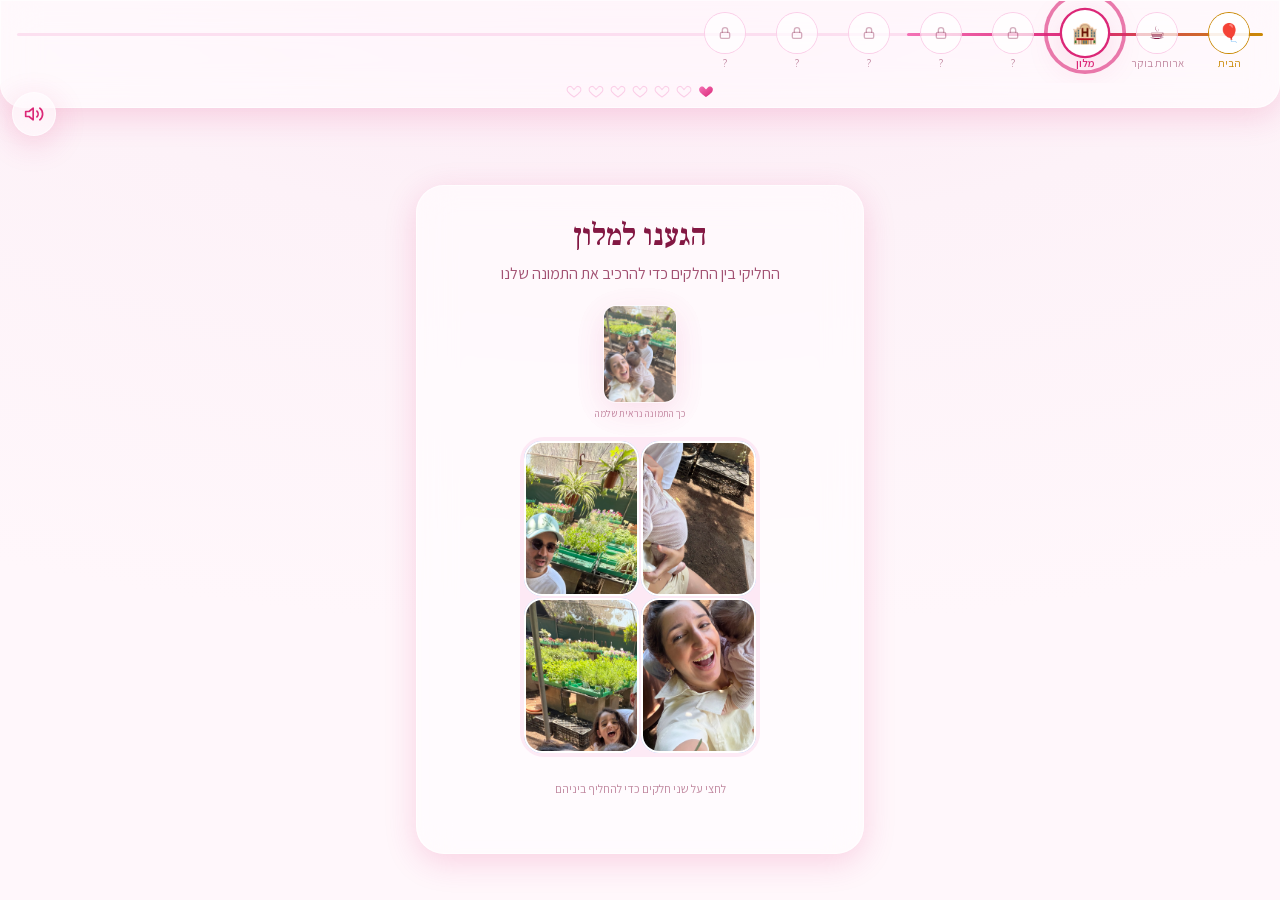
<file: hotel.html>
<!DOCTYPE html><html lang="he" dir="rtl" class="__variable_af9b10 __variable_0d21b4"><head><meta charSet="utf-8"/><meta name="viewport" content="width=device-width, initial-scale=1, maximum-scale=1, viewport-fit=cover"/><link rel="preload" href="/_next/static/media/0e7e88f8d82ce2cd-s.p.woff2" as="font" crossorigin="" type="font/woff2"/><link rel="preload" href="/_next/static/media/67ea4463d4a1f79e-s.p.woff2" as="font" crossorigin="" type="font/woff2"/><link rel="preload" href="/_next/static/media/ae4091e751c37a8f-s.p.woff2" as="font" crossorigin="" type="font/woff2"/><link rel="preload" href="/_next/static/media/af1b7dc4c9d83343-s.p.woff2" as="font" crossorigin="" type="font/woff2"/><link rel="preload" as="image" href="/photos/img_0139.jpg"/><link rel="stylesheet" href="/_next/static/css/14b1d642504d0ca7.css" data-precedence="next"/><link rel="preload" as="script" fetchPriority="low" href="/_next/static/chunks/webpack-e7187db792d52e91.js"/><script src="/_next/static/chunks/fd9d1056-bb367eba3fb38883.js" async=""></script><script src="/_next/static/chunks/117-6ae18da6e9bc761a.js" async=""></script><script src="/_next/static/chunks/main-app-410d8caa12a15a68.js" async=""></script><script src="/_next/static/chunks/521-2365a1d1905f8b10.js" async=""></script><script src="/_next/static/chunks/133-addabbe118208ac5.js" async=""></script><script src="/_next/static/chunks/139-d1aa686666394860.js" async=""></script><script src="/_next/static/chunks/app/hotel/page-a1d27a6579414b18.js" async=""></script><script src="/_next/static/chunks/app/layout-90618f4802562a0f.js" async=""></script><meta name="theme-color" content="#FDF2F8"/><title>מסע יום ההולדת שלך ❤️</title><meta name="description" content="מסע יום הולדת אינטראקטיבי, אישי ורגשי"/><meta name="next-size-adjust"/><script src="/_next/static/chunks/polyfills-42372ed130431b0a.js" noModule=""></script></head><body><div aria-hidden="true" style="position:fixed;left:-9999px;top:0;width:0;height:0;overflow:hidden;pointer-events:none"><div id="yt-bg-music"></div></div><button type="button" aria-label="השתקה" class="glass safe-top fixed left-3 top-[92px] z-40 flex h-11 w-11 items-center justify-center rounded-full text-romance shadow-glass" tabindex="0"><svg viewBox="0 0 24 24" class="h-5 w-5" fill="none" stroke="currentColor" stroke-width="2" stroke-linecap="round" stroke-linejoin="round" aria-hidden="true"><path d="M11 5 6 9H2v6h4l5 4V5z"></path><path d="M15.5 8.5a5 5 0 0 1 0 7"></path><path d="M19 5a9 9 0 0 1 0 14"></path></svg></button><main class="relative flex min-h-[100dvh] flex-col overflow-hidden bg-romance"><header class="safe-top sticky top-0 z-30 glass rounded-b-3xl"><nav aria-label="התקדמות במסע" class="no-scrollbar w-full overflow-x-auto px-4 py-3"><div class="relative mx-auto flex min-w-max items-start gap-1"><div class="pointer-events-none absolute right-0 left-0 top-5 h-[3px] rounded-full bg-romance-light/60"></div><div class="pointer-events-none absolute right-0 top-5 h-[3px] rounded-full bg-gradient-to-l from-gold via-romance to-romance-soft" style="width:0px"></div><div class="relative z-10 flex w-[68px] shrink-0 flex-col items-center gap-1"><div class="flex h-10 w-10 items-center justify-center rounded-full text-lg bg-white/70 ring-1 ring-romance-light" style="transform:none"><span aria-hidden="true">🎈</span></div><span class="max-w-[64px] text-center text-[11px] leading-tight text-romance-ink/50">הבית</span></div><div class="relative z-10 flex w-[68px] shrink-0 flex-col items-center gap-1"><div class="flex h-10 w-10 items-center justify-center rounded-full text-lg bg-white/70 ring-1 ring-romance-light" style="transform:none"><span aria-hidden="true">☕</span></div><span class="max-w-[64px] text-center text-[11px] leading-tight text-romance-ink/50">ארוחת בוקר</span></div><div class="relative z-10 flex w-[68px] shrink-0 flex-col items-center gap-1"><div class="flex h-10 w-10 items-center justify-center rounded-full text-lg bg-white shadow-glass ring-2 ring-romance" style="transform:scale(1.15)"><span aria-hidden="true">🏨</span><span class="absolute inset-0 rounded-full ring-2 ring-romance" style="opacity:0.6;transform:none"></span></div><span class="max-w-[64px] text-center text-[11px] leading-tight font-semibold text-romance">מלון</span></div><div class="relative z-10 flex w-[68px] shrink-0 flex-col items-center gap-1"><div class="flex h-10 w-10 items-center justify-center rounded-full text-lg bg-white/70 ring-1 ring-romance-light" style="transform:none"><svg viewBox="0 0 24 24" class="h-4 w-4 text-romance-ink/35" fill="none" stroke="currentColor" stroke-width="2" stroke-linecap="round" stroke-linejoin="round" aria-hidden="true"><rect x="5" y="11" width="14" height="9" rx="2"></rect><path d="M8 11V8a4 4 0 0 1 8 0v3"></path></svg></div><span class="max-w-[64px] text-center text-[11px] leading-tight text-romance-ink/50">?</span></div><div class="relative z-10 flex w-[68px] shrink-0 flex-col items-center gap-1"><div class="flex h-10 w-10 items-center justify-center rounded-full text-lg bg-white/70 ring-1 ring-romance-light" style="transform:none"><svg viewBox="0 0 24 24" class="h-4 w-4 text-romance-ink/35" fill="none" stroke="currentColor" stroke-width="2" stroke-linecap="round" stroke-linejoin="round" aria-hidden="true"><rect x="5" y="11" width="14" height="9" rx="2"></rect><path d="M8 11V8a4 4 0 0 1 8 0v3"></path></svg></div><span class="max-w-[64px] text-center text-[11px] leading-tight text-romance-ink/50">?</span></div><div class="relative z-10 flex w-[68px] shrink-0 flex-col items-center gap-1"><div class="flex h-10 w-10 items-center justify-center rounded-full text-lg bg-white/70 ring-1 ring-romance-light" style="transform:none"><svg viewBox="0 0 24 24" class="h-4 w-4 text-romance-ink/35" fill="none" stroke="currentColor" stroke-width="2" stroke-linecap="round" stroke-linejoin="round" aria-hidden="true"><rect x="5" y="11" width="14" height="9" rx="2"></rect><path d="M8 11V8a4 4 0 0 1 8 0v3"></path></svg></div><span class="max-w-[64px] text-center text-[11px] leading-tight text-romance-ink/50">?</span></div><div class="relative z-10 flex w-[68px] shrink-0 flex-col items-center gap-1"><div class="flex h-10 w-10 items-center justify-center rounded-full text-lg bg-white/70 ring-1 ring-romance-light" style="transform:none"><svg viewBox="0 0 24 24" class="h-4 w-4 text-romance-ink/35" fill="none" stroke="currentColor" stroke-width="2" stroke-linecap="round" stroke-linejoin="round" aria-hidden="true"><rect x="5" y="11" width="14" height="9" rx="2"></rect><path d="M8 11V8a4 4 0 0 1 8 0v3"></path></svg></div><span class="max-w-[64px] text-center text-[11px] leading-tight text-romance-ink/50">?</span></div><div class="relative z-10 flex w-[68px] shrink-0 flex-col items-center gap-1"><div class="flex h-10 w-10 items-center justify-center rounded-full text-lg bg-white/70 ring-1 ring-romance-light" style="transform:none"><svg viewBox="0 0 24 24" class="h-4 w-4 text-romance-ink/35" fill="none" stroke="currentColor" stroke-width="2" stroke-linecap="round" stroke-linejoin="round" aria-hidden="true"><rect x="5" y="11" width="14" height="9" rx="2"></rect><path d="M8 11V8a4 4 0 0 1 8 0v3"></path></svg></div><span class="max-w-[64px] text-center text-[11px] leading-tight text-romance-ink/50">?</span></div></div></nav><div class="flex items-center justify-center gap-1.5 pb-2" aria-label="אספת 0 מתוך 7 לבבות"><div class="h-4 w-4 text-romance-light"><div class="h-full w-full" style="transform:none"><svg viewBox="0 0 24 24" class="h-full w-full" fill="none" stroke="currentColor" stroke-width="1.6" aria-hidden="true"><defs><linearGradient id="heartGrad" x1="0" y1="0" x2="1" y2="1"><stop offset="0%" stop-color="#F472B6"></stop><stop offset="100%" stop-color="#DB2777"></stop></linearGradient></defs><path d="M12 21s-6.7-4.35-9.33-8.02C.9 10.27 1.5 6.9 4.2 5.6c2-.96 4.2-.2 5.4 1.5L12 9.9l2.4-2.8c1.2-1.7 3.4-2.46 5.4-1.5 2.7 1.3 3.3 4.67 1.53 7.38C18.7 16.65 12 21 12 21z"></path></svg></div></div><div class="h-4 w-4 text-romance-light"><div class="h-full w-full" style="transform:none"><svg viewBox="0 0 24 24" class="h-full w-full" fill="none" stroke="currentColor" stroke-width="1.6" aria-hidden="true"><defs><linearGradient id="heartGrad" x1="0" y1="0" x2="1" y2="1"><stop offset="0%" stop-color="#F472B6"></stop><stop offset="100%" stop-color="#DB2777"></stop></linearGradient></defs><path d="M12 21s-6.7-4.35-9.33-8.02C.9 10.27 1.5 6.9 4.2 5.6c2-.96 4.2-.2 5.4 1.5L12 9.9l2.4-2.8c1.2-1.7 3.4-2.46 5.4-1.5 2.7 1.3 3.3 4.67 1.53 7.38C18.7 16.65 12 21 12 21z"></path></svg></div></div><div class="h-4 w-4 text-romance-light"><div class="h-full w-full" style="transform:none"><svg viewBox="0 0 24 24" class="h-full w-full" fill="none" stroke="currentColor" stroke-width="1.6" aria-hidden="true"><defs><linearGradient id="heartGrad" x1="0" y1="0" x2="1" y2="1"><stop offset="0%" stop-color="#F472B6"></stop><stop offset="100%" stop-color="#DB2777"></stop></linearGradient></defs><path d="M12 21s-6.7-4.35-9.33-8.02C.9 10.27 1.5 6.9 4.2 5.6c2-.96 4.2-.2 5.4 1.5L12 9.9l2.4-2.8c1.2-1.7 3.4-2.46 5.4-1.5 2.7 1.3 3.3 4.67 1.53 7.38C18.7 16.65 12 21 12 21z"></path></svg></div></div><div class="h-4 w-4 text-romance-light"><div class="h-full w-full" style="transform:none"><svg viewBox="0 0 24 24" class="h-full w-full" fill="none" stroke="currentColor" stroke-width="1.6" aria-hidden="true"><defs><linearGradient id="heartGrad" x1="0" y1="0" x2="1" y2="1"><stop offset="0%" stop-color="#F472B6"></stop><stop offset="100%" stop-color="#DB2777"></stop></linearGradient></defs><path d="M12 21s-6.7-4.35-9.33-8.02C.9 10.27 1.5 6.9 4.2 5.6c2-.96 4.2-.2 5.4 1.5L12 9.9l2.4-2.8c1.2-1.7 3.4-2.46 5.4-1.5 2.7 1.3 3.3 4.67 1.53 7.38C18.7 16.65 12 21 12 21z"></path></svg></div></div><div class="h-4 w-4 text-romance-light"><div class="h-full w-full" style="transform:none"><svg viewBox="0 0 24 24" class="h-full w-full" fill="none" stroke="currentColor" stroke-width="1.6" aria-hidden="true"><defs><linearGradient id="heartGrad" x1="0" y1="0" x2="1" y2="1"><stop offset="0%" stop-color="#F472B6"></stop><stop offset="100%" stop-color="#DB2777"></stop></linearGradient></defs><path d="M12 21s-6.7-4.35-9.33-8.02C.9 10.27 1.5 6.9 4.2 5.6c2-.96 4.2-.2 5.4 1.5L12 9.9l2.4-2.8c1.2-1.7 3.4-2.46 5.4-1.5 2.7 1.3 3.3 4.67 1.53 7.38C18.7 16.65 12 21 12 21z"></path></svg></div></div><div class="h-4 w-4 text-romance-light"><div class="h-full w-full" style="transform:none"><svg viewBox="0 0 24 24" class="h-full w-full" fill="none" stroke="currentColor" stroke-width="1.6" aria-hidden="true"><defs><linearGradient id="heartGrad" x1="0" y1="0" x2="1" y2="1"><stop offset="0%" stop-color="#F472B6"></stop><stop offset="100%" stop-color="#DB2777"></stop></linearGradient></defs><path d="M12 21s-6.7-4.35-9.33-8.02C.9 10.27 1.5 6.9 4.2 5.6c2-.96 4.2-.2 5.4 1.5L12 9.9l2.4-2.8c1.2-1.7 3.4-2.46 5.4-1.5 2.7 1.3 3.3 4.67 1.53 7.38C18.7 16.65 12 21 12 21z"></path></svg></div></div><div class="h-4 w-4 text-romance-light"><div class="h-full w-full" style="transform:none"><svg viewBox="0 0 24 24" class="h-full w-full" fill="none" stroke="currentColor" stroke-width="1.6" aria-hidden="true"><defs><linearGradient id="heartGrad" x1="0" y1="0" x2="1" y2="1"><stop offset="0%" stop-color="#F472B6"></stop><stop offset="100%" stop-color="#DB2777"></stop></linearGradient></defs><path d="M12 21s-6.7-4.35-9.33-8.02C.9 10.27 1.5 6.9 4.2 5.6c2-.96 4.2-.2 5.4 1.5L12 9.9l2.4-2.8c1.2-1.7 3.4-2.46 5.4-1.5 2.7 1.3 3.3 4.67 1.53 7.38C18.7 16.65 12 21 12 21z"></path></svg></div></div></div></header><section class="safe-bottom relative z-10 flex flex-1 flex-col items-center justify-center px-5 py-8" style="opacity:0"><div class="glass rounded-[28px] w-full max-w-md px-7 py-8 text-center" style="opacity:0;transform:translateY(24px) scale(0.98)"><h1 class="mb-2 text-3xl font-bold text-romance-ink">הגענו למלון</h1><p class="mb-5 text-base text-romance-ink/75">החליקי בין החלקים כדי להרכיב את התמונה שלנו</p><div class="mb-4 flex flex-col items-center gap-1"><img src="/photos/img_0139.jpg" alt="התמונה המלאה" class="h-24 w-[72px] rounded-xl object-cover opacity-80 shadow-glass ring-1 ring-white/60"/><span class="text-[10px] text-romance-ink/50">כך התמונה נראית שלמה</span></div><div dir="ltr" class="mx-auto mb-6 grid aspect-[3/4] w-full max-w-[240px] grid-cols-2 grid-rows-2 gap-1.5 rounded-3xl bg-romance-light/40 p-1.5"><button type="button" class="relative overflow-hidden rounded-2xl ring-offset-2 ring-0 cursor-pointer" aria-label="חלק 2" tabindex="0" style="background-image:url(/photos/img_0139.jpg), linear-gradient(135deg, #F472B6, #DB2777);background-size:200% 200%;background-position:100% 0%;background-blend-mode:normal"><span class="absolute inset-0 rounded-2xl ring-1 ring-white/40"></span></button><button type="button" class="relative overflow-hidden rounded-2xl ring-offset-2 ring-0 cursor-pointer" aria-label="חלק 4" tabindex="0" style="background-image:url(/photos/img_0139.jpg), linear-gradient(135deg, #F472B6, #DB2777);background-size:200% 200%;background-position:100% 100%;background-blend-mode:normal"><span class="absolute inset-0 rounded-2xl ring-1 ring-white/40"></span></button><button type="button" class="relative overflow-hidden rounded-2xl ring-offset-2 ring-0 cursor-pointer" aria-label="חלק 1" tabindex="0" style="background-image:url(/photos/img_0139.jpg), linear-gradient(135deg, #F472B6, #DB2777);background-size:200% 200%;background-position:0% 0%;background-blend-mode:normal"><span class="absolute inset-0 rounded-2xl ring-1 ring-white/40"></span></button><button type="button" class="relative overflow-hidden rounded-2xl ring-offset-2 ring-0 cursor-pointer" aria-label="חלק 3" tabindex="0" style="background-image:url(/photos/img_0139.jpg), linear-gradient(135deg, #F472B6, #DB2777);background-size:200% 200%;background-position:0% 100%;background-blend-mode:normal"><span class="absolute inset-0 rounded-2xl ring-1 ring-white/40"></span></button></div><p class="mb-6 text-xs text-romance-ink/50">לחצי על שני חלקים כדי להחליף ביניהם</p></div></section></main><script src="/_next/static/chunks/webpack-e7187db792d52e91.js" async=""></script><script>(self.__next_f=self.__next_f||[]).push([0]);self.__next_f.push([2,null])</script><script>self.__next_f.push([1,"1:HL[\"/_next/static/media/0e7e88f8d82ce2cd-s.p.woff2\",\"font\",{\"crossOrigin\":\"\",\"type\":\"font/woff2\"}]\n2:HL[\"/_next/static/media/67ea4463d4a1f79e-s.p.woff2\",\"font\",{\"crossOrigin\":\"\",\"type\":\"font/woff2\"}]\n3:HL[\"/_next/static/media/ae4091e751c37a8f-s.p.woff2\",\"font\",{\"crossOrigin\":\"\",\"type\":\"font/woff2\"}]\n4:HL[\"/_next/static/media/af1b7dc4c9d83343-s.p.woff2\",\"font\",{\"crossOrigin\":\"\",\"type\":\"font/woff2\"}]\n5:HL[\"/_next/static/css/14b1d642504d0ca7.css\",\"style\"]\n"])</script><script>self.__next_f.push([1,"6:I[2846,[],\"\"]\n8:I[3360,[\"521\",\"static/chunks/521-2365a1d1905f8b10.js\",\"133\",\"static/chunks/133-addabbe118208ac5.js\",\"139\",\"static/chunks/139-d1aa686666394860.js\",\"334\",\"static/chunks/app/hotel/page-a1d27a6579414b18.js\"],\"default\"]\n9:I[4707,[],\"\"]\na:I[6423,[],\"\"]\nb:I[1788,[\"521\",\"static/chunks/521-2365a1d1905f8b10.js\",\"185\",\"static/chunks/app/layout-90618f4802562a0f.js\"],\"JourneyProvider\"]\nc:I[8431,[\"521\",\"static/chunks/521-2365a1d1905f8b10.js\",\"185\",\"static/chunks/app/layout-90618f4802562a0f.js\"],\"default\"]\nd:I[7833,[\"521\",\"static/chunks/521-2365a1d1905f8b10.js\",\"185\",\"static/chunks/app/layout-90618f4802562a0f.js\"],\"default\"]\nf:I[1060,[],\"\"]\n10:[]\n"])</script><script>self.__next_f.push([1,"0:[\"$\",\"$L6\",null,{\"buildId\":\"sZMtW4h_SlxJZlLyQHvmH\",\"assetPrefix\":\"\",\"urlParts\":[\"\",\"hotel\"],\"initialTree\":[\"\",{\"children\":[\"hotel\",{\"children\":[\"__PAGE__\",{}]}]},\"$undefined\",\"$undefined\",true],\"initialSeedData\":[\"\",{\"children\":[\"hotel\",{\"children\":[\"__PAGE__\",{},[[\"$L7\",[\"$\",\"$L8\",null,{}],null],null],null]},[null,[\"$\",\"$L9\",null,{\"parallelRouterKey\":\"children\",\"segmentPath\":[\"children\",\"hotel\",\"children\"],\"error\":\"$undefined\",\"errorStyles\":\"$undefined\",\"errorScripts\":\"$undefined\",\"template\":[\"$\",\"$La\",null,{}],\"templateStyles\":\"$undefined\",\"templateScripts\":\"$undefined\",\"notFound\":\"$undefined\",\"notFoundStyles\":\"$undefined\"}]],null]},[[[[\"$\",\"link\",\"0\",{\"rel\":\"stylesheet\",\"href\":\"/_next/static/css/14b1d642504d0ca7.css\",\"precedence\":\"next\",\"crossOrigin\":\"$undefined\"}]],[\"$\",\"html\",null,{\"lang\":\"he\",\"dir\":\"rtl\",\"className\":\"__variable_af9b10 __variable_0d21b4\",\"children\":[\"$\",\"body\",null,{\"children\":[\"$\",\"$Lb\",null,{\"children\":[[\"$\",\"$Lc\",null,{}],[\"$\",\"$L9\",null,{\"parallelRouterKey\":\"children\",\"segmentPath\":[\"children\"],\"error\":\"$undefined\",\"errorStyles\":\"$undefined\",\"errorScripts\":\"$undefined\",\"template\":[\"$\",\"$La\",null,{}],\"templateStyles\":\"$undefined\",\"templateScripts\":\"$undefined\",\"notFound\":[[\"$\",\"title\",null,{\"children\":\"404: This page could not be found.\"}],[\"$\",\"div\",null,{\"style\":{\"fontFamily\":\"system-ui,\\\"Segoe UI\\\",Roboto,Helvetica,Arial,sans-serif,\\\"Apple Color Emoji\\\",\\\"Segoe UI Emoji\\\"\",\"height\":\"100vh\",\"textAlign\":\"center\",\"display\":\"flex\",\"flexDirection\":\"column\",\"alignItems\":\"center\",\"justifyContent\":\"center\"},\"children\":[\"$\",\"div\",null,{\"children\":[[\"$\",\"style\",null,{\"dangerouslySetInnerHTML\":{\"__html\":\"body{color:#000;background:#fff;margin:0}.next-error-h1{border-right:1px solid rgba(0,0,0,.3)}@media (prefers-color-scheme:dark){body{color:#fff;background:#000}.next-error-h1{border-right:1px solid rgba(255,255,255,.3)}}\"}}],[\"$\",\"h1\",null,{\"className\":\"next-error-h1\",\"style\":{\"display\":\"inline-block\",\"margin\":\"0 20px 0 0\",\"padding\":\"0 23px 0 0\",\"fontSize\":24,\"fontWeight\":500,\"verticalAlign\":\"top\",\"lineHeight\":\"49px\"},\"children\":\"404\"}],[\"$\",\"div\",null,{\"style\":{\"display\":\"inline-block\"},\"children\":[\"$\",\"h2\",null,{\"style\":{\"fontSize\":14,\"fontWeight\":400,\"lineHeight\":\"49px\",\"margin\":0},\"children\":\"This page could not be found.\"}]}]]}]}]],\"notFoundStyles\":[]}],[\"$\",\"$Ld\",null,{}]]}]}]}]],null],null],\"couldBeIntercepted\":false,\"initialHead\":[null,\"$Le\"],\"globalErrorComponent\":\"$f\",\"missingSlots\":\"$W10\"}]\n"])</script><script>self.__next_f.push([1,"e:[[\"$\",\"meta\",\"0\",{\"name\":\"viewport\",\"content\":\"width=device-width, initial-scale=1, maximum-scale=1, viewport-fit=cover\"}],[\"$\",\"meta\",\"1\",{\"name\":\"theme-color\",\"content\":\"#FDF2F8\"}],[\"$\",\"meta\",\"2\",{\"charSet\":\"utf-8\"}],[\"$\",\"title\",\"3\",{\"children\":\"מסע יום ההולדת שלך ❤️\"}],[\"$\",\"meta\",\"4\",{\"name\":\"description\",\"content\":\"מסע יום הולדת אינטראקטיבי, אישי ורגשי\"}],[\"$\",\"meta\",\"5\",{\"name\":\"next-size-adjust\"}]]\n7:null\n"])</script></body></html>
</file>
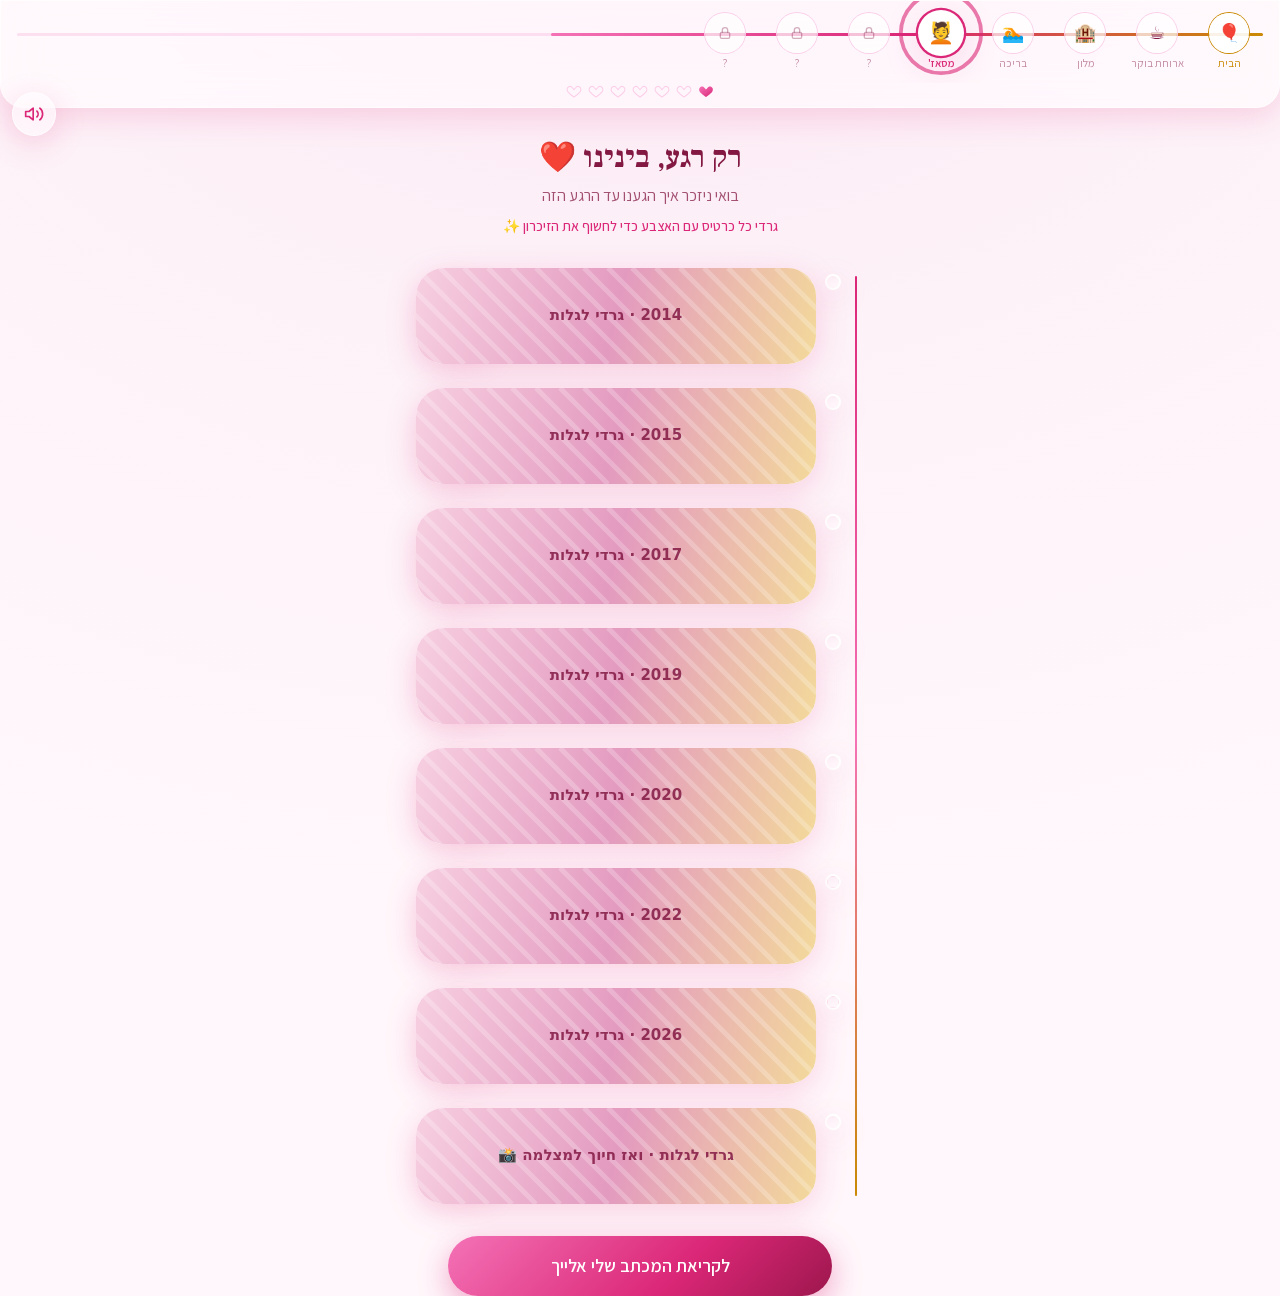
<file: massage.html>
<!DOCTYPE html><html lang="he" dir="rtl" class="__variable_af9b10 __variable_0d21b4"><head><meta charSet="utf-8"/><meta name="viewport" content="width=device-width, initial-scale=1, maximum-scale=1, viewport-fit=cover"/><link rel="preload" href="/_next/static/media/0e7e88f8d82ce2cd-s.p.woff2" as="font" crossorigin="" type="font/woff2"/><link rel="preload" href="/_next/static/media/67ea4463d4a1f79e-s.p.woff2" as="font" crossorigin="" type="font/woff2"/><link rel="preload" href="/_next/static/media/ae4091e751c37a8f-s.p.woff2" as="font" crossorigin="" type="font/woff2"/><link rel="preload" href="/_next/static/media/af1b7dc4c9d83343-s.p.woff2" as="font" crossorigin="" type="font/woff2"/><link rel="preload" as="image" href="/photos/met.jpg"/><link rel="preload" as="image" href="/photos/trip-luca.jpg"/><link rel="preload" as="image" href="/photos/trip1.jpg"/><link rel="preload" as="image" href="/photos/trip3.jpg"/><link rel="preload" as="image" href="/photos/wedding.jpg"/><link rel="preload" as="image" href="/photos/aria.jpg"/><link rel="preload" as="image" href="/photos/libi.jpg"/><link rel="preload" as="image" href="/photos/img_0246.jpg"/><link rel="stylesheet" href="/_next/static/css/14b1d642504d0ca7.css" data-precedence="next"/><link rel="preload" as="script" fetchPriority="low" href="/_next/static/chunks/webpack-e7187db792d52e91.js"/><script src="/_next/static/chunks/fd9d1056-bb367eba3fb38883.js" async=""></script><script src="/_next/static/chunks/117-6ae18da6e9bc761a.js" async=""></script><script src="/_next/static/chunks/main-app-410d8caa12a15a68.js" async=""></script><script src="/_next/static/chunks/521-2365a1d1905f8b10.js" async=""></script><script src="/_next/static/chunks/133-addabbe118208ac5.js" async=""></script><script src="/_next/static/chunks/139-d1aa686666394860.js" async=""></script><script src="/_next/static/chunks/app/massage/page-a8fb4fe3cadf975b.js" async=""></script><script src="/_next/static/chunks/app/layout-90618f4802562a0f.js" async=""></script><meta name="theme-color" content="#FDF2F8"/><title>מסע יום ההולדת שלך ❤️</title><meta name="description" content="מסע יום הולדת אינטראקטיבי, אישי ורגשי"/><meta name="next-size-adjust"/><script src="/_next/static/chunks/polyfills-42372ed130431b0a.js" noModule=""></script></head><body><div aria-hidden="true" style="position:fixed;left:-9999px;top:0;width:0;height:0;overflow:hidden;pointer-events:none"><div id="yt-bg-music"></div></div><button type="button" aria-label="השתקה" class="glass safe-top fixed left-3 top-[92px] z-40 flex h-11 w-11 items-center justify-center rounded-full text-romance shadow-glass" tabindex="0"><svg viewBox="0 0 24 24" class="h-5 w-5" fill="none" stroke="currentColor" stroke-width="2" stroke-linecap="round" stroke-linejoin="round" aria-hidden="true"><path d="M11 5 6 9H2v6h4l5 4V5z"></path><path d="M15.5 8.5a5 5 0 0 1 0 7"></path><path d="M19 5a9 9 0 0 1 0 14"></path></svg></button><main class="relative flex min-h-[100dvh] flex-col overflow-hidden bg-romance"><header class="safe-top sticky top-0 z-30 glass rounded-b-3xl"><nav aria-label="התקדמות במסע" class="no-scrollbar w-full overflow-x-auto px-4 py-3"><div class="relative mx-auto flex min-w-max items-start gap-1"><div class="pointer-events-none absolute right-0 left-0 top-5 h-[3px] rounded-full bg-romance-light/60"></div><div class="pointer-events-none absolute right-0 top-5 h-[3px] rounded-full bg-gradient-to-l from-gold via-romance to-romance-soft" style="width:0px"></div><div class="relative z-10 flex w-[68px] shrink-0 flex-col items-center gap-1"><div class="flex h-10 w-10 items-center justify-center rounded-full text-lg bg-white/70 ring-1 ring-romance-light" style="transform:none"><span aria-hidden="true">🎈</span></div><span class="max-w-[64px] text-center text-[11px] leading-tight text-romance-ink/50">הבית</span></div><div class="relative z-10 flex w-[68px] shrink-0 flex-col items-center gap-1"><div class="flex h-10 w-10 items-center justify-center rounded-full text-lg bg-white/70 ring-1 ring-romance-light" style="transform:none"><span aria-hidden="true">☕</span></div><span class="max-w-[64px] text-center text-[11px] leading-tight text-romance-ink/50">ארוחת בוקר</span></div><div class="relative z-10 flex w-[68px] shrink-0 flex-col items-center gap-1"><div class="flex h-10 w-10 items-center justify-center rounded-full text-lg bg-white/70 ring-1 ring-romance-light" style="transform:none"><span aria-hidden="true">🏨</span></div><span class="max-w-[64px] text-center text-[11px] leading-tight text-romance-ink/50">מלון</span></div><div class="relative z-10 flex w-[68px] shrink-0 flex-col items-center gap-1"><div class="flex h-10 w-10 items-center justify-center rounded-full text-lg bg-white/70 ring-1 ring-romance-light" style="transform:none"><span aria-hidden="true">🏊</span></div><span class="max-w-[64px] text-center text-[11px] leading-tight text-romance-ink/50">בריכה</span></div><div class="relative z-10 flex w-[68px] shrink-0 flex-col items-center gap-1"><div class="flex h-10 w-10 items-center justify-center rounded-full text-lg bg-white shadow-glass ring-2 ring-romance" style="transform:scale(1.15)"><span aria-hidden="true">💆</span><span class="absolute inset-0 rounded-full ring-2 ring-romance" style="opacity:0.6;transform:none"></span></div><span class="max-w-[64px] text-center text-[11px] leading-tight font-semibold text-romance">מסאז&#x27;</span></div><div class="relative z-10 flex w-[68px] shrink-0 flex-col items-center gap-1"><div class="flex h-10 w-10 items-center justify-center rounded-full text-lg bg-white/70 ring-1 ring-romance-light" style="transform:none"><svg viewBox="0 0 24 24" class="h-4 w-4 text-romance-ink/35" fill="none" stroke="currentColor" stroke-width="2" stroke-linecap="round" stroke-linejoin="round" aria-hidden="true"><rect x="5" y="11" width="14" height="9" rx="2"></rect><path d="M8 11V8a4 4 0 0 1 8 0v3"></path></svg></div><span class="max-w-[64px] text-center text-[11px] leading-tight text-romance-ink/50">?</span></div><div class="relative z-10 flex w-[68px] shrink-0 flex-col items-center gap-1"><div class="flex h-10 w-10 items-center justify-center rounded-full text-lg bg-white/70 ring-1 ring-romance-light" style="transform:none"><svg viewBox="0 0 24 24" class="h-4 w-4 text-romance-ink/35" fill="none" stroke="currentColor" stroke-width="2" stroke-linecap="round" stroke-linejoin="round" aria-hidden="true"><rect x="5" y="11" width="14" height="9" rx="2"></rect><path d="M8 11V8a4 4 0 0 1 8 0v3"></path></svg></div><span class="max-w-[64px] text-center text-[11px] leading-tight text-romance-ink/50">?</span></div><div class="relative z-10 flex w-[68px] shrink-0 flex-col items-center gap-1"><div class="flex h-10 w-10 items-center justify-center rounded-full text-lg bg-white/70 ring-1 ring-romance-light" style="transform:none"><svg viewBox="0 0 24 24" class="h-4 w-4 text-romance-ink/35" fill="none" stroke="currentColor" stroke-width="2" stroke-linecap="round" stroke-linejoin="round" aria-hidden="true"><rect x="5" y="11" width="14" height="9" rx="2"></rect><path d="M8 11V8a4 4 0 0 1 8 0v3"></path></svg></div><span class="max-w-[64px] text-center text-[11px] leading-tight text-romance-ink/50">?</span></div></div></nav><div class="flex items-center justify-center gap-1.5 pb-2" aria-label="אספת 0 מתוך 7 לבבות"><div class="h-4 w-4 text-romance-light"><div class="h-full w-full" style="transform:none"><svg viewBox="0 0 24 24" class="h-full w-full" fill="none" stroke="currentColor" stroke-width="1.6" aria-hidden="true"><defs><linearGradient id="heartGrad" x1="0" y1="0" x2="1" y2="1"><stop offset="0%" stop-color="#F472B6"></stop><stop offset="100%" stop-color="#DB2777"></stop></linearGradient></defs><path d="M12 21s-6.7-4.35-9.33-8.02C.9 10.27 1.5 6.9 4.2 5.6c2-.96 4.2-.2 5.4 1.5L12 9.9l2.4-2.8c1.2-1.7 3.4-2.46 5.4-1.5 2.7 1.3 3.3 4.67 1.53 7.38C18.7 16.65 12 21 12 21z"></path></svg></div></div><div class="h-4 w-4 text-romance-light"><div class="h-full w-full" style="transform:none"><svg viewBox="0 0 24 24" class="h-full w-full" fill="none" stroke="currentColor" stroke-width="1.6" aria-hidden="true"><defs><linearGradient id="heartGrad" x1="0" y1="0" x2="1" y2="1"><stop offset="0%" stop-color="#F472B6"></stop><stop offset="100%" stop-color="#DB2777"></stop></linearGradient></defs><path d="M12 21s-6.7-4.35-9.33-8.02C.9 10.27 1.5 6.9 4.2 5.6c2-.96 4.2-.2 5.4 1.5L12 9.9l2.4-2.8c1.2-1.7 3.4-2.46 5.4-1.5 2.7 1.3 3.3 4.67 1.53 7.38C18.7 16.65 12 21 12 21z"></path></svg></div></div><div class="h-4 w-4 text-romance-light"><div class="h-full w-full" style="transform:none"><svg viewBox="0 0 24 24" class="h-full w-full" fill="none" stroke="currentColor" stroke-width="1.6" aria-hidden="true"><defs><linearGradient id="heartGrad" x1="0" y1="0" x2="1" y2="1"><stop offset="0%" stop-color="#F472B6"></stop><stop offset="100%" stop-color="#DB2777"></stop></linearGradient></defs><path d="M12 21s-6.7-4.35-9.33-8.02C.9 10.27 1.5 6.9 4.2 5.6c2-.96 4.2-.2 5.4 1.5L12 9.9l2.4-2.8c1.2-1.7 3.4-2.46 5.4-1.5 2.7 1.3 3.3 4.67 1.53 7.38C18.7 16.65 12 21 12 21z"></path></svg></div></div><div class="h-4 w-4 text-romance-light"><div class="h-full w-full" style="transform:none"><svg viewBox="0 0 24 24" class="h-full w-full" fill="none" stroke="currentColor" stroke-width="1.6" aria-hidden="true"><defs><linearGradient id="heartGrad" x1="0" y1="0" x2="1" y2="1"><stop offset="0%" stop-color="#F472B6"></stop><stop offset="100%" stop-color="#DB2777"></stop></linearGradient></defs><path d="M12 21s-6.7-4.35-9.33-8.02C.9 10.27 1.5 6.9 4.2 5.6c2-.96 4.2-.2 5.4 1.5L12 9.9l2.4-2.8c1.2-1.7 3.4-2.46 5.4-1.5 2.7 1.3 3.3 4.67 1.53 7.38C18.7 16.65 12 21 12 21z"></path></svg></div></div><div class="h-4 w-4 text-romance-light"><div class="h-full w-full" style="transform:none"><svg viewBox="0 0 24 24" class="h-full w-full" fill="none" stroke="currentColor" stroke-width="1.6" aria-hidden="true"><defs><linearGradient id="heartGrad" x1="0" y1="0" x2="1" y2="1"><stop offset="0%" stop-color="#F472B6"></stop><stop offset="100%" stop-color="#DB2777"></stop></linearGradient></defs><path d="M12 21s-6.7-4.35-9.33-8.02C.9 10.27 1.5 6.9 4.2 5.6c2-.96 4.2-.2 5.4 1.5L12 9.9l2.4-2.8c1.2-1.7 3.4-2.46 5.4-1.5 2.7 1.3 3.3 4.67 1.53 7.38C18.7 16.65 12 21 12 21z"></path></svg></div></div><div class="h-4 w-4 text-romance-light"><div class="h-full w-full" style="transform:none"><svg viewBox="0 0 24 24" class="h-full w-full" fill="none" stroke="currentColor" stroke-width="1.6" aria-hidden="true"><defs><linearGradient id="heartGrad" x1="0" y1="0" x2="1" y2="1"><stop offset="0%" stop-color="#F472B6"></stop><stop offset="100%" stop-color="#DB2777"></stop></linearGradient></defs><path d="M12 21s-6.7-4.35-9.33-8.02C.9 10.27 1.5 6.9 4.2 5.6c2-.96 4.2-.2 5.4 1.5L12 9.9l2.4-2.8c1.2-1.7 3.4-2.46 5.4-1.5 2.7 1.3 3.3 4.67 1.53 7.38C18.7 16.65 12 21 12 21z"></path></svg></div></div><div class="h-4 w-4 text-romance-light"><div class="h-full w-full" style="transform:none"><svg viewBox="0 0 24 24" class="h-full w-full" fill="none" stroke="currentColor" stroke-width="1.6" aria-hidden="true"><defs><linearGradient id="heartGrad" x1="0" y1="0" x2="1" y2="1"><stop offset="0%" stop-color="#F472B6"></stop><stop offset="100%" stop-color="#DB2777"></stop></linearGradient></defs><path d="M12 21s-6.7-4.35-9.33-8.02C.9 10.27 1.5 6.9 4.2 5.6c2-.96 4.2-.2 5.4 1.5L12 9.9l2.4-2.8c1.2-1.7 3.4-2.46 5.4-1.5 2.7 1.3 3.3 4.67 1.53 7.38C18.7 16.65 12 21 12 21z"></path></svg></div></div></div></header><section class="safe-bottom relative z-10 flex flex-1 flex-col items-center justify-center px-5 py-8" style="opacity:0"><div class="w-full max-w-md"><div class="mb-8 text-center"><h1 class="mb-2 text-3xl font-bold text-romance-ink" style="opacity:0;transform:translateY(10px)">רק רגע, בינינו ❤️</h1><p class="text-base text-romance-ink/75">בואי ניזכר איך הגענו עד הרגע הזה</p><p class="mt-2 text-sm font-medium text-romance">גרדי כל כרטיס עם האצבע כדי לחשוף את הזיכרון ✨</p></div><ol class="relative mb-8 pr-6"><div class="absolute right-[7px] top-2 bottom-2 w-[2px] rounded-full bg-gradient-to-b from-romance via-romance-soft to-gold"></div><li class="relative mb-6 pr-6 last:mb-0" style="opacity:0;transform:translateX(20px)"><span class="absolute right-[-1px] top-1.5 h-4 w-4 rounded-full border-2 border-white bg-romance shadow-glass" style="transform:scale(0)"></span><div class="relative "><div class="glass rounded-[28px] flex items-center gap-3 px-3 py-3 text-right" style="opacity:0;transform:translateY(24px) scale(0.98)"><div class="min-w-0 flex-1"><div class="mb-0.5 text-sm font-semibold text-gold">2014</div><div class="text-lg font-bold text-romance-ink">היום שנפגשנו</div><div class="text-sm text-romance-ink/70">המבט הראשון ששינה הכול.</div></div><img src="/photos/met.jpg" alt="היום שנפגשנו" class="h-16 w-16 shrink-0 rounded-2xl object-cover shadow-glass ring-1 ring-white/70" style="opacity:1;transform:none"/></div><canvas aria-hidden="true" class="absolute inset-0 h-full w-full touch-none rounded-[28px] transition-opacity duration-700 cursor-pointer opacity-100"></canvas></div></li><li class="relative mb-6 pr-6 last:mb-0" style="opacity:0;transform:translateX(20px)"><span class="absolute right-[-1px] top-1.5 h-4 w-4 rounded-full border-2 border-white bg-romance shadow-glass" style="transform:scale(0)"></span><div class="relative "><div class="glass rounded-[28px] flex items-center gap-3 px-3 py-3 text-right" style="opacity:0;transform:translateY(24px) scale(0.98)"><div class="min-w-0 flex-1"><div class="mb-0.5 text-sm font-semibold text-gold">2015</div><div class="text-lg font-bold text-romance-ink">הדייטים הראשונים</div><div class="text-sm text-romance-ink/70">צחוקים, פרפרים, והרגשה שזה זה.</div></div><img src="/photos/trip-luca.jpg" alt="הדייטים הראשונים" class="h-16 w-16 shrink-0 rounded-2xl object-cover shadow-glass ring-1 ring-white/70" style="opacity:1;transform:none"/></div><canvas aria-hidden="true" class="absolute inset-0 h-full w-full touch-none rounded-[28px] transition-opacity duration-700 cursor-pointer opacity-100"></canvas></div></li><li class="relative mb-6 pr-6 last:mb-0" style="opacity:0;transform:translateX(20px)"><span class="absolute right-[-1px] top-1.5 h-4 w-4 rounded-full border-2 border-white bg-romance shadow-glass" style="transform:scale(0)"></span><div class="relative "><div class="glass rounded-[28px] flex items-center gap-3 px-3 py-3 text-right" style="opacity:0;transform:translateY(24px) scale(0.98)"><div class="min-w-0 flex-1"><div class="mb-0.5 text-sm font-semibold text-gold">2017</div><div class="text-lg font-bold text-romance-ink">הרפתקאות מסביב לעולם</div><div class="text-sm text-romance-ink/70">טסנו, טיילנו, וראינו את העולם יחד.</div></div><img src="/photos/trip1.jpg" alt="הרפתקאות מסביב לעולם" class="h-16 w-16 shrink-0 rounded-2xl object-cover shadow-glass ring-1 ring-white/70" style="opacity:1;transform:none"/></div><canvas aria-hidden="true" class="absolute inset-0 h-full w-full touch-none rounded-[28px] transition-opacity duration-700 cursor-pointer opacity-100"></canvas></div></li><li class="relative mb-6 pr-6 last:mb-0" style="opacity:0;transform:translateX(20px)"><span class="absolute right-[-1px] top-1.5 h-4 w-4 rounded-full border-2 border-white bg-romance shadow-glass" style="transform:scale(0)"></span><div class="relative "><div class="glass rounded-[28px] flex items-center gap-3 px-3 py-3 text-right" style="opacity:0;transform:translateY(24px) scale(0.98)"><div class="min-w-0 flex-1"><div class="mb-0.5 text-sm font-semibold text-gold">2019</div><div class="text-lg font-bold text-romance-ink">עוד מהעולם שלנו</div><div class="text-sm text-romance-ink/70">כל מקום נהיה יפה יותר כשאת לצידי.</div></div><img src="/photos/trip3.jpg" alt="עוד מהעולם שלנו" class="h-16 w-16 shrink-0 rounded-2xl object-cover shadow-glass ring-1 ring-white/70" style="opacity:1;transform:none"/></div><canvas aria-hidden="true" class="absolute inset-0 h-full w-full touch-none rounded-[28px] transition-opacity duration-700 cursor-pointer opacity-100"></canvas></div></li><li class="relative mb-6 pr-6 last:mb-0" style="opacity:0;transform:translateX(20px)"><span class="absolute right-[-1px] top-1.5 h-4 w-4 rounded-full border-2 border-white bg-romance shadow-glass" style="transform:scale(0)"></span><div class="relative "><div class="glass rounded-[28px] flex items-center gap-3 px-3 py-3 text-right" style="opacity:0;transform:translateY(24px) scale(0.98)"><div class="min-w-0 flex-1"><div class="mb-0.5 text-sm font-semibold text-gold">2020</div><div class="text-lg font-bold text-romance-ink">החתונה שלנו</div><div class="text-sm text-romance-ink/70">אמרנו כן לכל החיים.</div></div><img src="/photos/wedding.jpg" alt="החתונה שלנו" class="h-16 w-16 shrink-0 rounded-2xl object-cover shadow-glass ring-1 ring-white/70" style="opacity:1;transform:none"/></div><canvas aria-hidden="true" class="absolute inset-0 h-full w-full touch-none rounded-[28px] transition-opacity duration-700 cursor-pointer opacity-100"></canvas></div></li><li class="relative mb-6 pr-6 last:mb-0" style="opacity:0;transform:translateX(20px)"><span class="absolute right-[-1px] top-1.5 h-4 w-4 rounded-full border-2 border-white bg-romance shadow-glass" style="transform:scale(0)"></span><div class="relative "><div class="glass rounded-[28px] flex items-center gap-3 px-3 py-3 text-right" style="opacity:0;transform:translateY(24px) scale(0.98)"><div class="min-w-0 flex-1"><div class="mb-0.5 text-sm font-semibold text-gold">2022</div><div class="text-lg font-bold text-romance-ink">אריאה</div><div class="text-sm text-romance-ink/70">הלב שלנו קיבל שם.</div></div><img src="/photos/aria.jpg" alt="אריאה" class="h-16 w-16 shrink-0 rounded-2xl object-cover shadow-glass ring-1 ring-white/70" style="opacity:1;transform:none"/></div><canvas aria-hidden="true" class="absolute inset-0 h-full w-full touch-none rounded-[28px] transition-opacity duration-700 cursor-pointer opacity-100"></canvas></div></li><li class="relative mb-6 pr-6 last:mb-0" style="opacity:0;transform:translateX(20px)"><span class="absolute right-[-1px] top-1.5 h-4 w-4 rounded-full border-2 border-white bg-romance shadow-glass" style="transform:scale(0)"></span><div class="relative "><div class="glass rounded-[28px] flex items-center gap-3 px-3 py-3 text-right" style="opacity:0;transform:translateY(24px) scale(0.98)"><div class="min-w-0 flex-1"><div class="mb-0.5 text-sm font-semibold text-gold">2026</div><div class="text-lg font-bold text-romance-ink">ליבי</div><div class="text-sm text-romance-ink/70">והלב שלנו גדל עוד יותר.</div></div><img src="/photos/libi.jpg" alt="ליבי" class="h-16 w-16 shrink-0 rounded-2xl object-cover shadow-glass ring-1 ring-white/70" style="opacity:1;transform:none"/></div><canvas aria-hidden="true" class="absolute inset-0 h-full w-full touch-none rounded-[28px] transition-opacity duration-700 cursor-pointer opacity-100"></canvas></div></li><li class="relative mb-6 pr-6 last:mb-0" style="opacity:0;transform:translateX(20px)"><span class="absolute right-[-1px] top-1.5 h-4 w-4 rounded-full border-2 border-white bg-romance shadow-glass" style="transform:scale(0)"></span><div class="relative "><div class="glass rounded-[28px] flex items-center gap-3 px-3 py-3 text-right" style="opacity:0;transform:translateY(24px) scale(0.98)"><div class="min-w-0 flex-1"><div class="mb-0.5 text-sm font-semibold text-gold">היום</div><div class="text-lg font-bold text-romance-ink">יום ההולדת שלך</div><div class="text-sm text-romance-ink/70">וזה רק הפרק הבא בסיפור שלנו.</div></div><img src="/photos/img_0246.jpg" alt="יום ההולדת שלך" class="h-16 w-16 shrink-0 rounded-2xl object-cover shadow-glass ring-1 ring-white/70" style="opacity:1;transform:none"/></div><canvas aria-hidden="true" class="absolute inset-0 h-full w-full touch-none rounded-[28px] transition-opacity duration-700 cursor-pointer opacity-100"></canvas></div></li></ol><div class="flex justify-center"><button type="button" class="btn-romance min-h-[56px] w-full max-w-sm" tabindex="0">לקריאת המכתב שלי אלייך</button></div></div></section></main><script src="/_next/static/chunks/webpack-e7187db792d52e91.js" async=""></script><script>(self.__next_f=self.__next_f||[]).push([0]);self.__next_f.push([2,null])</script><script>self.__next_f.push([1,"1:HL[\"/_next/static/media/0e7e88f8d82ce2cd-s.p.woff2\",\"font\",{\"crossOrigin\":\"\",\"type\":\"font/woff2\"}]\n2:HL[\"/_next/static/media/67ea4463d4a1f79e-s.p.woff2\",\"font\",{\"crossOrigin\":\"\",\"type\":\"font/woff2\"}]\n3:HL[\"/_next/static/media/ae4091e751c37a8f-s.p.woff2\",\"font\",{\"crossOrigin\":\"\",\"type\":\"font/woff2\"}]\n4:HL[\"/_next/static/media/af1b7dc4c9d83343-s.p.woff2\",\"font\",{\"crossOrigin\":\"\",\"type\":\"font/woff2\"}]\n5:HL[\"/_next/static/css/14b1d642504d0ca7.css\",\"style\"]\n"])</script><script>self.__next_f.push([1,"6:I[2846,[],\"\"]\n8:I[3463,[\"521\",\"static/chunks/521-2365a1d1905f8b10.js\",\"133\",\"static/chunks/133-addabbe118208ac5.js\",\"139\",\"static/chunks/139-d1aa686666394860.js\",\"846\",\"static/chunks/app/massage/page-a8fb4fe3cadf975b.js\"],\"default\"]\n9:I[4707,[],\"\"]\na:I[6423,[],\"\"]\nb:I[1788,[\"521\",\"static/chunks/521-2365a1d1905f8b10.js\",\"185\",\"static/chunks/app/layout-90618f4802562a0f.js\"],\"JourneyProvider\"]\nc:I[8431,[\"521\",\"static/chunks/521-2365a1d1905f8b10.js\",\"185\",\"static/chunks/app/layout-90618f4802562a0f.js\"],\"default\"]\nd:I[7833,[\"521\",\"static/chunks/521-2365a1d1905f8b10.js\",\"185\",\"static/chunks/app/layout-90618f4802562a0f.js\"],\"default\"]\nf:I[1060,[],\"\"]\n10:[]\n"])</script><script>self.__next_f.push([1,"0:[\"$\",\"$L6\",null,{\"buildId\":\"sZMtW4h_SlxJZlLyQHvmH\",\"assetPrefix\":\"\",\"urlParts\":[\"\",\"massage\"],\"initialTree\":[\"\",{\"children\":[\"massage\",{\"children\":[\"__PAGE__\",{}]}]},\"$undefined\",\"$undefined\",true],\"initialSeedData\":[\"\",{\"children\":[\"massage\",{\"children\":[\"__PAGE__\",{},[[\"$L7\",[\"$\",\"$L8\",null,{}],null],null],null]},[null,[\"$\",\"$L9\",null,{\"parallelRouterKey\":\"children\",\"segmentPath\":[\"children\",\"massage\",\"children\"],\"error\":\"$undefined\",\"errorStyles\":\"$undefined\",\"errorScripts\":\"$undefined\",\"template\":[\"$\",\"$La\",null,{}],\"templateStyles\":\"$undefined\",\"templateScripts\":\"$undefined\",\"notFound\":\"$undefined\",\"notFoundStyles\":\"$undefined\"}]],null]},[[[[\"$\",\"link\",\"0\",{\"rel\":\"stylesheet\",\"href\":\"/_next/static/css/14b1d642504d0ca7.css\",\"precedence\":\"next\",\"crossOrigin\":\"$undefined\"}]],[\"$\",\"html\",null,{\"lang\":\"he\",\"dir\":\"rtl\",\"className\":\"__variable_af9b10 __variable_0d21b4\",\"children\":[\"$\",\"body\",null,{\"children\":[\"$\",\"$Lb\",null,{\"children\":[[\"$\",\"$Lc\",null,{}],[\"$\",\"$L9\",null,{\"parallelRouterKey\":\"children\",\"segmentPath\":[\"children\"],\"error\":\"$undefined\",\"errorStyles\":\"$undefined\",\"errorScripts\":\"$undefined\",\"template\":[\"$\",\"$La\",null,{}],\"templateStyles\":\"$undefined\",\"templateScripts\":\"$undefined\",\"notFound\":[[\"$\",\"title\",null,{\"children\":\"404: This page could not be found.\"}],[\"$\",\"div\",null,{\"style\":{\"fontFamily\":\"system-ui,\\\"Segoe UI\\\",Roboto,Helvetica,Arial,sans-serif,\\\"Apple Color Emoji\\\",\\\"Segoe UI Emoji\\\"\",\"height\":\"100vh\",\"textAlign\":\"center\",\"display\":\"flex\",\"flexDirection\":\"column\",\"alignItems\":\"center\",\"justifyContent\":\"center\"},\"children\":[\"$\",\"div\",null,{\"children\":[[\"$\",\"style\",null,{\"dangerouslySetInnerHTML\":{\"__html\":\"body{color:#000;background:#fff;margin:0}.next-error-h1{border-right:1px solid rgba(0,0,0,.3)}@media (prefers-color-scheme:dark){body{color:#fff;background:#000}.next-error-h1{border-right:1px solid rgba(255,255,255,.3)}}\"}}],[\"$\",\"h1\",null,{\"className\":\"next-error-h1\",\"style\":{\"display\":\"inline-block\",\"margin\":\"0 20px 0 0\",\"padding\":\"0 23px 0 0\",\"fontSize\":24,\"fontWeight\":500,\"verticalAlign\":\"top\",\"lineHeight\":\"49px\"},\"children\":\"404\"}],[\"$\",\"div\",null,{\"style\":{\"display\":\"inline-block\"},\"children\":[\"$\",\"h2\",null,{\"style\":{\"fontSize\":14,\"fontWeight\":400,\"lineHeight\":\"49px\",\"margin\":0},\"children\":\"This page could not be found.\"}]}]]}]}]],\"notFoundStyles\":[]}],[\"$\",\"$Ld\",null,{}]]}]}]}]],null],null],\"couldBeIntercepted\":false,\"initialHead\":[null,\"$Le\"],\"globalErrorComponent\":\"$f\",\"missingSlots\":\"$W10\"}]\n"])</script><script>self.__next_f.push([1,"e:[[\"$\",\"meta\",\"0\",{\"name\":\"viewport\",\"content\":\"width=device-width, initial-scale=1, maximum-scale=1, viewport-fit=cover\"}],[\"$\",\"meta\",\"1\",{\"name\":\"theme-color\",\"content\":\"#FDF2F8\"}],[\"$\",\"meta\",\"2\",{\"charSet\":\"utf-8\"}],[\"$\",\"title\",\"3\",{\"children\":\"מסע יום ההולדת שלך ❤️\"}],[\"$\",\"meta\",\"4\",{\"name\":\"description\",\"content\":\"מסע יום הולדת אינטראקטיבי, אישי ורגשי\"}],[\"$\",\"meta\",\"5\",{\"name\":\"next-size-adjust\"}]]\n7:null\n"])</script></body></html>
</file>
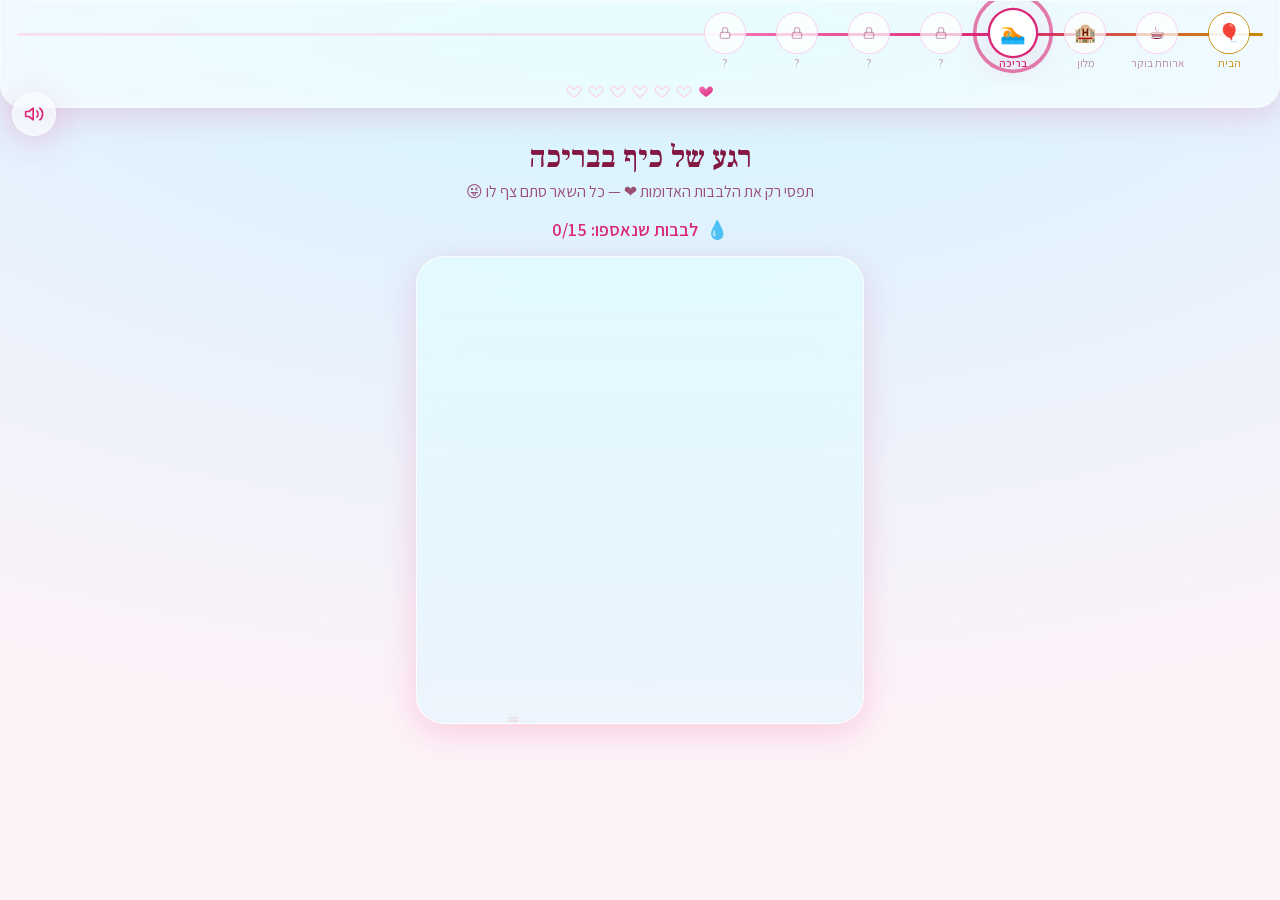
<file: pool.html>
<!DOCTYPE html><html lang="he" dir="rtl" class="__variable_af9b10 __variable_0d21b4"><head><meta charSet="utf-8"/><meta name="viewport" content="width=device-width, initial-scale=1, maximum-scale=1, viewport-fit=cover"/><link rel="preload" href="/_next/static/media/0e7e88f8d82ce2cd-s.p.woff2" as="font" crossorigin="" type="font/woff2"/><link rel="preload" href="/_next/static/media/67ea4463d4a1f79e-s.p.woff2" as="font" crossorigin="" type="font/woff2"/><link rel="preload" href="/_next/static/media/ae4091e751c37a8f-s.p.woff2" as="font" crossorigin="" type="font/woff2"/><link rel="preload" href="/_next/static/media/af1b7dc4c9d83343-s.p.woff2" as="font" crossorigin="" type="font/woff2"/><link rel="stylesheet" href="/_next/static/css/14b1d642504d0ca7.css" data-precedence="next"/><link rel="preload" as="script" fetchPriority="low" href="/_next/static/chunks/webpack-e7187db792d52e91.js"/><script src="/_next/static/chunks/fd9d1056-bb367eba3fb38883.js" async=""></script><script src="/_next/static/chunks/117-6ae18da6e9bc761a.js" async=""></script><script src="/_next/static/chunks/main-app-410d8caa12a15a68.js" async=""></script><script src="/_next/static/chunks/521-2365a1d1905f8b10.js" async=""></script><script src="/_next/static/chunks/133-addabbe118208ac5.js" async=""></script><script src="/_next/static/chunks/139-d1aa686666394860.js" async=""></script><script src="/_next/static/chunks/app/pool/page-a0b8e644f2532022.js" async=""></script><script src="/_next/static/chunks/app/layout-90618f4802562a0f.js" async=""></script><meta name="theme-color" content="#FDF2F8"/><title>מסע יום ההולדת שלך ❤️</title><meta name="description" content="מסע יום הולדת אינטראקטיבי, אישי ורגשי"/><meta name="next-size-adjust"/><script src="/_next/static/chunks/polyfills-42372ed130431b0a.js" noModule=""></script></head><body><div aria-hidden="true" style="position:fixed;left:-9999px;top:0;width:0;height:0;overflow:hidden;pointer-events:none"><div id="yt-bg-music"></div></div><button type="button" aria-label="השתקה" class="glass safe-top fixed left-3 top-[92px] z-40 flex h-11 w-11 items-center justify-center rounded-full text-romance shadow-glass" tabindex="0"><svg viewBox="0 0 24 24" class="h-5 w-5" fill="none" stroke="currentColor" stroke-width="2" stroke-linecap="round" stroke-linejoin="round" aria-hidden="true"><path d="M11 5 6 9H2v6h4l5 4V5z"></path><path d="M15.5 8.5a5 5 0 0 1 0 7"></path><path d="M19 5a9 9 0 0 1 0 14"></path></svg></button><main class="relative flex min-h-[100dvh] flex-col overflow-hidden bg-water"><header class="safe-top sticky top-0 z-30 glass rounded-b-3xl"><nav aria-label="התקדמות במסע" class="no-scrollbar w-full overflow-x-auto px-4 py-3"><div class="relative mx-auto flex min-w-max items-start gap-1"><div class="pointer-events-none absolute right-0 left-0 top-5 h-[3px] rounded-full bg-romance-light/60"></div><div class="pointer-events-none absolute right-0 top-5 h-[3px] rounded-full bg-gradient-to-l from-gold via-romance to-romance-soft" style="width:0px"></div><div class="relative z-10 flex w-[68px] shrink-0 flex-col items-center gap-1"><div class="flex h-10 w-10 items-center justify-center rounded-full text-lg bg-white/70 ring-1 ring-romance-light" style="transform:none"><span aria-hidden="true">🎈</span></div><span class="max-w-[64px] text-center text-[11px] leading-tight text-romance-ink/50">הבית</span></div><div class="relative z-10 flex w-[68px] shrink-0 flex-col items-center gap-1"><div class="flex h-10 w-10 items-center justify-center rounded-full text-lg bg-white/70 ring-1 ring-romance-light" style="transform:none"><span aria-hidden="true">☕</span></div><span class="max-w-[64px] text-center text-[11px] leading-tight text-romance-ink/50">ארוחת בוקר</span></div><div class="relative z-10 flex w-[68px] shrink-0 flex-col items-center gap-1"><div class="flex h-10 w-10 items-center justify-center rounded-full text-lg bg-white/70 ring-1 ring-romance-light" style="transform:none"><span aria-hidden="true">🏨</span></div><span class="max-w-[64px] text-center text-[11px] leading-tight text-romance-ink/50">מלון</span></div><div class="relative z-10 flex w-[68px] shrink-0 flex-col items-center gap-1"><div class="flex h-10 w-10 items-center justify-center rounded-full text-lg bg-white shadow-glass ring-2 ring-romance" style="transform:scale(1.15)"><span aria-hidden="true">🏊</span><span class="absolute inset-0 rounded-full ring-2 ring-romance" style="opacity:0.6;transform:none"></span></div><span class="max-w-[64px] text-center text-[11px] leading-tight font-semibold text-romance">בריכה</span></div><div class="relative z-10 flex w-[68px] shrink-0 flex-col items-center gap-1"><div class="flex h-10 w-10 items-center justify-center rounded-full text-lg bg-white/70 ring-1 ring-romance-light" style="transform:none"><svg viewBox="0 0 24 24" class="h-4 w-4 text-romance-ink/35" fill="none" stroke="currentColor" stroke-width="2" stroke-linecap="round" stroke-linejoin="round" aria-hidden="true"><rect x="5" y="11" width="14" height="9" rx="2"></rect><path d="M8 11V8a4 4 0 0 1 8 0v3"></path></svg></div><span class="max-w-[64px] text-center text-[11px] leading-tight text-romance-ink/50">?</span></div><div class="relative z-10 flex w-[68px] shrink-0 flex-col items-center gap-1"><div class="flex h-10 w-10 items-center justify-center rounded-full text-lg bg-white/70 ring-1 ring-romance-light" style="transform:none"><svg viewBox="0 0 24 24" class="h-4 w-4 text-romance-ink/35" fill="none" stroke="currentColor" stroke-width="2" stroke-linecap="round" stroke-linejoin="round" aria-hidden="true"><rect x="5" y="11" width="14" height="9" rx="2"></rect><path d="M8 11V8a4 4 0 0 1 8 0v3"></path></svg></div><span class="max-w-[64px] text-center text-[11px] leading-tight text-romance-ink/50">?</span></div><div class="relative z-10 flex w-[68px] shrink-0 flex-col items-center gap-1"><div class="flex h-10 w-10 items-center justify-center rounded-full text-lg bg-white/70 ring-1 ring-romance-light" style="transform:none"><svg viewBox="0 0 24 24" class="h-4 w-4 text-romance-ink/35" fill="none" stroke="currentColor" stroke-width="2" stroke-linecap="round" stroke-linejoin="round" aria-hidden="true"><rect x="5" y="11" width="14" height="9" rx="2"></rect><path d="M8 11V8a4 4 0 0 1 8 0v3"></path></svg></div><span class="max-w-[64px] text-center text-[11px] leading-tight text-romance-ink/50">?</span></div><div class="relative z-10 flex w-[68px] shrink-0 flex-col items-center gap-1"><div class="flex h-10 w-10 items-center justify-center rounded-full text-lg bg-white/70 ring-1 ring-romance-light" style="transform:none"><svg viewBox="0 0 24 24" class="h-4 w-4 text-romance-ink/35" fill="none" stroke="currentColor" stroke-width="2" stroke-linecap="round" stroke-linejoin="round" aria-hidden="true"><rect x="5" y="11" width="14" height="9" rx="2"></rect><path d="M8 11V8a4 4 0 0 1 8 0v3"></path></svg></div><span class="max-w-[64px] text-center text-[11px] leading-tight text-romance-ink/50">?</span></div></div></nav><div class="flex items-center justify-center gap-1.5 pb-2" aria-label="אספת 0 מתוך 7 לבבות"><div class="h-4 w-4 text-romance-light"><div class="h-full w-full" style="transform:none"><svg viewBox="0 0 24 24" class="h-full w-full" fill="none" stroke="currentColor" stroke-width="1.6" aria-hidden="true"><defs><linearGradient id="heartGrad" x1="0" y1="0" x2="1" y2="1"><stop offset="0%" stop-color="#F472B6"></stop><stop offset="100%" stop-color="#DB2777"></stop></linearGradient></defs><path d="M12 21s-6.7-4.35-9.33-8.02C.9 10.27 1.5 6.9 4.2 5.6c2-.96 4.2-.2 5.4 1.5L12 9.9l2.4-2.8c1.2-1.7 3.4-2.46 5.4-1.5 2.7 1.3 3.3 4.67 1.53 7.38C18.7 16.65 12 21 12 21z"></path></svg></div></div><div class="h-4 w-4 text-romance-light"><div class="h-full w-full" style="transform:none"><svg viewBox="0 0 24 24" class="h-full w-full" fill="none" stroke="currentColor" stroke-width="1.6" aria-hidden="true"><defs><linearGradient id="heartGrad" x1="0" y1="0" x2="1" y2="1"><stop offset="0%" stop-color="#F472B6"></stop><stop offset="100%" stop-color="#DB2777"></stop></linearGradient></defs><path d="M12 21s-6.7-4.35-9.33-8.02C.9 10.27 1.5 6.9 4.2 5.6c2-.96 4.2-.2 5.4 1.5L12 9.9l2.4-2.8c1.2-1.7 3.4-2.46 5.4-1.5 2.7 1.3 3.3 4.67 1.53 7.38C18.7 16.65 12 21 12 21z"></path></svg></div></div><div class="h-4 w-4 text-romance-light"><div class="h-full w-full" style="transform:none"><svg viewBox="0 0 24 24" class="h-full w-full" fill="none" stroke="currentColor" stroke-width="1.6" aria-hidden="true"><defs><linearGradient id="heartGrad" x1="0" y1="0" x2="1" y2="1"><stop offset="0%" stop-color="#F472B6"></stop><stop offset="100%" stop-color="#DB2777"></stop></linearGradient></defs><path d="M12 21s-6.7-4.35-9.33-8.02C.9 10.27 1.5 6.9 4.2 5.6c2-.96 4.2-.2 5.4 1.5L12 9.9l2.4-2.8c1.2-1.7 3.4-2.46 5.4-1.5 2.7 1.3 3.3 4.67 1.53 7.38C18.7 16.65 12 21 12 21z"></path></svg></div></div><div class="h-4 w-4 text-romance-light"><div class="h-full w-full" style="transform:none"><svg viewBox="0 0 24 24" class="h-full w-full" fill="none" stroke="currentColor" stroke-width="1.6" aria-hidden="true"><defs><linearGradient id="heartGrad" x1="0" y1="0" x2="1" y2="1"><stop offset="0%" stop-color="#F472B6"></stop><stop offset="100%" stop-color="#DB2777"></stop></linearGradient></defs><path d="M12 21s-6.7-4.35-9.33-8.02C.9 10.27 1.5 6.9 4.2 5.6c2-.96 4.2-.2 5.4 1.5L12 9.9l2.4-2.8c1.2-1.7 3.4-2.46 5.4-1.5 2.7 1.3 3.3 4.67 1.53 7.38C18.7 16.65 12 21 12 21z"></path></svg></div></div><div class="h-4 w-4 text-romance-light"><div class="h-full w-full" style="transform:none"><svg viewBox="0 0 24 24" class="h-full w-full" fill="none" stroke="currentColor" stroke-width="1.6" aria-hidden="true"><defs><linearGradient id="heartGrad" x1="0" y1="0" x2="1" y2="1"><stop offset="0%" stop-color="#F472B6"></stop><stop offset="100%" stop-color="#DB2777"></stop></linearGradient></defs><path d="M12 21s-6.7-4.35-9.33-8.02C.9 10.27 1.5 6.9 4.2 5.6c2-.96 4.2-.2 5.4 1.5L12 9.9l2.4-2.8c1.2-1.7 3.4-2.46 5.4-1.5 2.7 1.3 3.3 4.67 1.53 7.38C18.7 16.65 12 21 12 21z"></path></svg></div></div><div class="h-4 w-4 text-romance-light"><div class="h-full w-full" style="transform:none"><svg viewBox="0 0 24 24" class="h-full w-full" fill="none" stroke="currentColor" stroke-width="1.6" aria-hidden="true"><defs><linearGradient id="heartGrad" x1="0" y1="0" x2="1" y2="1"><stop offset="0%" stop-color="#F472B6"></stop><stop offset="100%" stop-color="#DB2777"></stop></linearGradient></defs><path d="M12 21s-6.7-4.35-9.33-8.02C.9 10.27 1.5 6.9 4.2 5.6c2-.96 4.2-.2 5.4 1.5L12 9.9l2.4-2.8c1.2-1.7 3.4-2.46 5.4-1.5 2.7 1.3 3.3 4.67 1.53 7.38C18.7 16.65 12 21 12 21z"></path></svg></div></div><div class="h-4 w-4 text-romance-light"><div class="h-full w-full" style="transform:none"><svg viewBox="0 0 24 24" class="h-full w-full" fill="none" stroke="currentColor" stroke-width="1.6" aria-hidden="true"><defs><linearGradient id="heartGrad" x1="0" y1="0" x2="1" y2="1"><stop offset="0%" stop-color="#F472B6"></stop><stop offset="100%" stop-color="#DB2777"></stop></linearGradient></defs><path d="M12 21s-6.7-4.35-9.33-8.02C.9 10.27 1.5 6.9 4.2 5.6c2-.96 4.2-.2 5.4 1.5L12 9.9l2.4-2.8c1.2-1.7 3.4-2.46 5.4-1.5 2.7 1.3 3.3 4.67 1.53 7.38C18.7 16.65 12 21 12 21z"></path></svg></div></div></div></header><section class="safe-bottom relative z-10 flex flex-1 flex-col items-center justify-center px-5 py-8" style="opacity:0"><div class="flex w-full max-w-md flex-1 flex-col"><div class="mb-3 text-center"><h1 class="mb-1 text-3xl font-bold text-romance-ink">רגע של כיף בבריכה</h1><p class="text-base text-romance-ink/75">תפסי רק את הלבבות האדומות ❤️ — כל השאר סתם צף לו 😜</p></div><div class="mb-3 flex items-center justify-center gap-2 text-lg font-semibold text-romance"><span aria-hidden="true">💧</span><span>לבבות שנאספו<!-- -->: <!-- -->0<!-- -->/<!-- -->15</span></div><div class="glass relative mx-auto h-[52vh] min-h-[340px] w-full overflow-hidden rounded-[28px]"><div class="pointer-events-none absolute inset-0 bg-gradient-to-b from-cyan-100/40 to-sky-200/30"></div><div class="pointer-events-none absolute bottom-0 left-0 right-0 h-10 bg-white/20 blur-md"></div></div></div></section></main><script src="/_next/static/chunks/webpack-e7187db792d52e91.js" async=""></script><script>(self.__next_f=self.__next_f||[]).push([0]);self.__next_f.push([2,null])</script><script>self.__next_f.push([1,"1:HL[\"/_next/static/media/0e7e88f8d82ce2cd-s.p.woff2\",\"font\",{\"crossOrigin\":\"\",\"type\":\"font/woff2\"}]\n2:HL[\"/_next/static/media/67ea4463d4a1f79e-s.p.woff2\",\"font\",{\"crossOrigin\":\"\",\"type\":\"font/woff2\"}]\n3:HL[\"/_next/static/media/ae4091e751c37a8f-s.p.woff2\",\"font\",{\"crossOrigin\":\"\",\"type\":\"font/woff2\"}]\n4:HL[\"/_next/static/media/af1b7dc4c9d83343-s.p.woff2\",\"font\",{\"crossOrigin\":\"\",\"type\":\"font/woff2\"}]\n5:HL[\"/_next/static/css/14b1d642504d0ca7.css\",\"style\"]\n"])</script><script>self.__next_f.push([1,"6:I[2846,[],\"\"]\n8:I[389,[\"521\",\"static/chunks/521-2365a1d1905f8b10.js\",\"133\",\"static/chunks/133-addabbe118208ac5.js\",\"139\",\"static/chunks/139-d1aa686666394860.js\",\"809\",\"static/chunks/app/pool/page-a0b8e644f2532022.js\"],\"default\"]\n9:I[4707,[],\"\"]\na:I[6423,[],\"\"]\nb:I[1788,[\"521\",\"static/chunks/521-2365a1d1905f8b10.js\",\"185\",\"static/chunks/app/layout-90618f4802562a0f.js\"],\"JourneyProvider\"]\nc:I[8431,[\"521\",\"static/chunks/521-2365a1d1905f8b10.js\",\"185\",\"static/chunks/app/layout-90618f4802562a0f.js\"],\"default\"]\nd:I[7833,[\"521\",\"static/chunks/521-2365a1d1905f8b10.js\",\"185\",\"static/chunks/app/layout-90618f4802562a0f.js\"],\"default\"]\nf:I[1060,[],\"\"]\n10:[]\n"])</script><script>self.__next_f.push([1,"0:[\"$\",\"$L6\",null,{\"buildId\":\"sZMtW4h_SlxJZlLyQHvmH\",\"assetPrefix\":\"\",\"urlParts\":[\"\",\"pool\"],\"initialTree\":[\"\",{\"children\":[\"pool\",{\"children\":[\"__PAGE__\",{}]}]},\"$undefined\",\"$undefined\",true],\"initialSeedData\":[\"\",{\"children\":[\"pool\",{\"children\":[\"__PAGE__\",{},[[\"$L7\",[\"$\",\"$L8\",null,{}],null],null],null]},[null,[\"$\",\"$L9\",null,{\"parallelRouterKey\":\"children\",\"segmentPath\":[\"children\",\"pool\",\"children\"],\"error\":\"$undefined\",\"errorStyles\":\"$undefined\",\"errorScripts\":\"$undefined\",\"template\":[\"$\",\"$La\",null,{}],\"templateStyles\":\"$undefined\",\"templateScripts\":\"$undefined\",\"notFound\":\"$undefined\",\"notFoundStyles\":\"$undefined\"}]],null]},[[[[\"$\",\"link\",\"0\",{\"rel\":\"stylesheet\",\"href\":\"/_next/static/css/14b1d642504d0ca7.css\",\"precedence\":\"next\",\"crossOrigin\":\"$undefined\"}]],[\"$\",\"html\",null,{\"lang\":\"he\",\"dir\":\"rtl\",\"className\":\"__variable_af9b10 __variable_0d21b4\",\"children\":[\"$\",\"body\",null,{\"children\":[\"$\",\"$Lb\",null,{\"children\":[[\"$\",\"$Lc\",null,{}],[\"$\",\"$L9\",null,{\"parallelRouterKey\":\"children\",\"segmentPath\":[\"children\"],\"error\":\"$undefined\",\"errorStyles\":\"$undefined\",\"errorScripts\":\"$undefined\",\"template\":[\"$\",\"$La\",null,{}],\"templateStyles\":\"$undefined\",\"templateScripts\":\"$undefined\",\"notFound\":[[\"$\",\"title\",null,{\"children\":\"404: This page could not be found.\"}],[\"$\",\"div\",null,{\"style\":{\"fontFamily\":\"system-ui,\\\"Segoe UI\\\",Roboto,Helvetica,Arial,sans-serif,\\\"Apple Color Emoji\\\",\\\"Segoe UI Emoji\\\"\",\"height\":\"100vh\",\"textAlign\":\"center\",\"display\":\"flex\",\"flexDirection\":\"column\",\"alignItems\":\"center\",\"justifyContent\":\"center\"},\"children\":[\"$\",\"div\",null,{\"children\":[[\"$\",\"style\",null,{\"dangerouslySetInnerHTML\":{\"__html\":\"body{color:#000;background:#fff;margin:0}.next-error-h1{border-right:1px solid rgba(0,0,0,.3)}@media (prefers-color-scheme:dark){body{color:#fff;background:#000}.next-error-h1{border-right:1px solid rgba(255,255,255,.3)}}\"}}],[\"$\",\"h1\",null,{\"className\":\"next-error-h1\",\"style\":{\"display\":\"inline-block\",\"margin\":\"0 20px 0 0\",\"padding\":\"0 23px 0 0\",\"fontSize\":24,\"fontWeight\":500,\"verticalAlign\":\"top\",\"lineHeight\":\"49px\"},\"children\":\"404\"}],[\"$\",\"div\",null,{\"style\":{\"display\":\"inline-block\"},\"children\":[\"$\",\"h2\",null,{\"style\":{\"fontSize\":14,\"fontWeight\":400,\"lineHeight\":\"49px\",\"margin\":0},\"children\":\"This page could not be found.\"}]}]]}]}]],\"notFoundStyles\":[]}],[\"$\",\"$Ld\",null,{}]]}]}]}]],null],null],\"couldBeIntercepted\":false,\"initialHead\":[null,\"$Le\"],\"globalErrorComponent\":\"$f\",\"missingSlots\":\"$W10\"}]\n"])</script><script>self.__next_f.push([1,"e:[[\"$\",\"meta\",\"0\",{\"name\":\"viewport\",\"content\":\"width=device-width, initial-scale=1, maximum-scale=1, viewport-fit=cover\"}],[\"$\",\"meta\",\"1\",{\"name\":\"theme-color\",\"content\":\"#FDF2F8\"}],[\"$\",\"meta\",\"2\",{\"charSet\":\"utf-8\"}],[\"$\",\"title\",\"3\",{\"children\":\"מסע יום ההולדת שלך ❤️\"}],[\"$\",\"meta\",\"4\",{\"name\":\"description\",\"content\":\"מסע יום הולדת אינטראקטיבי, אישי ורגשי\"}],[\"$\",\"meta\",\"5\",{\"name\":\"next-size-adjust\"}]]\n7:null\n"])</script></body></html>
</file>
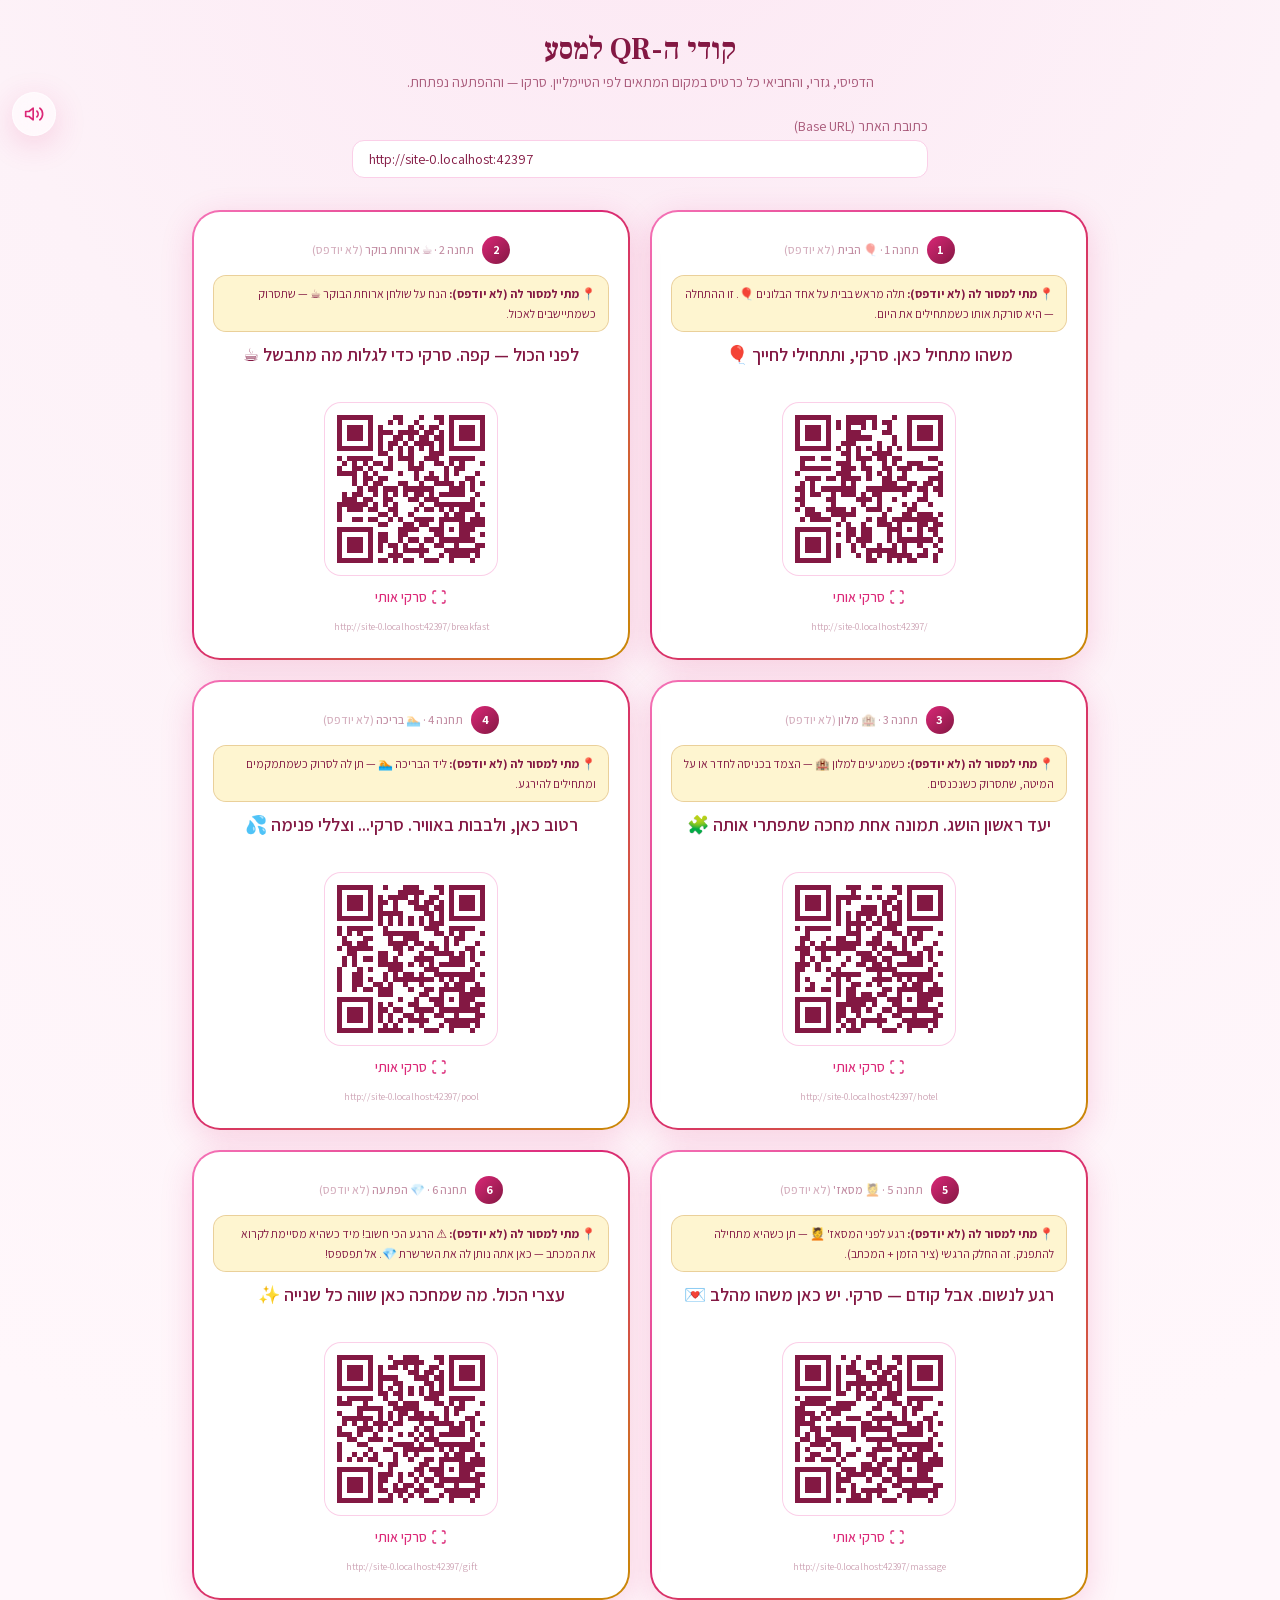
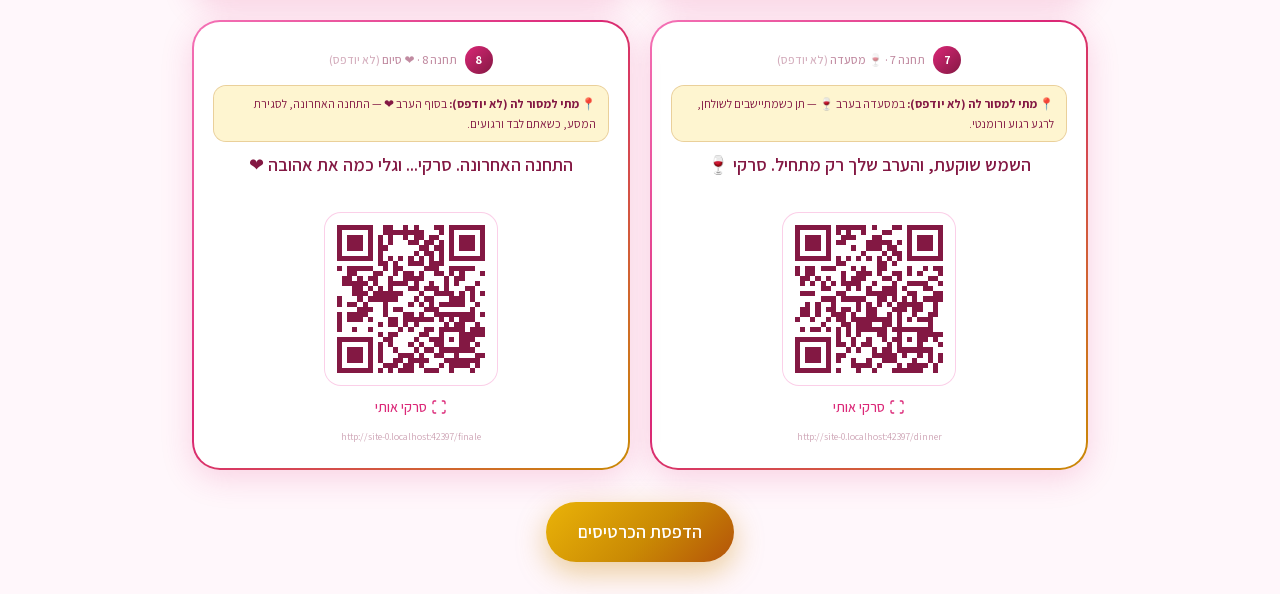
<file: qr.html>
<!DOCTYPE html><html lang="he" dir="rtl" class="__variable_af9b10 __variable_0d21b4"><head><meta charSet="utf-8"/><meta name="viewport" content="width=device-width, initial-scale=1, maximum-scale=1, viewport-fit=cover"/><link rel="preload" href="/_next/static/media/0e7e88f8d82ce2cd-s.p.woff2" as="font" crossorigin="" type="font/woff2"/><link rel="preload" href="/_next/static/media/67ea4463d4a1f79e-s.p.woff2" as="font" crossorigin="" type="font/woff2"/><link rel="preload" href="/_next/static/media/ae4091e751c37a8f-s.p.woff2" as="font" crossorigin="" type="font/woff2"/><link rel="preload" href="/_next/static/media/af1b7dc4c9d83343-s.p.woff2" as="font" crossorigin="" type="font/woff2"/><link rel="stylesheet" href="/_next/static/css/14b1d642504d0ca7.css" data-precedence="next"/><link rel="preload" as="script" fetchPriority="low" href="/_next/static/chunks/webpack-e7187db792d52e91.js"/><script src="/_next/static/chunks/fd9d1056-bb367eba3fb38883.js" async=""></script><script src="/_next/static/chunks/117-6ae18da6e9bc761a.js" async=""></script><script src="/_next/static/chunks/main-app-410d8caa12a15a68.js" async=""></script><script src="/_next/static/chunks/398-62b25d4169108069.js" async=""></script><script src="/_next/static/chunks/app/qr/page-2785d1a545cd297b.js" async=""></script><script src="/_next/static/chunks/521-2365a1d1905f8b10.js" async=""></script><script src="/_next/static/chunks/app/layout-90618f4802562a0f.js" async=""></script><meta name="theme-color" content="#FDF2F8"/><title>מסע יום ההולדת שלך ❤️</title><meta name="description" content="מסע יום הולדת אינטראקטיבי, אישי ורגשי"/><meta name="next-size-adjust"/><script src="/_next/static/chunks/polyfills-42372ed130431b0a.js" noModule=""></script></head><body><div aria-hidden="true" style="position:fixed;left:-9999px;top:0;width:0;height:0;overflow:hidden;pointer-events:none"><div id="yt-bg-music"></div></div><button type="button" aria-label="השתקה" class="glass safe-top fixed left-3 top-[92px] z-40 flex h-11 w-11 items-center justify-center rounded-full text-romance shadow-glass" tabindex="0"><svg viewBox="0 0 24 24" class="h-5 w-5" fill="none" stroke="currentColor" stroke-width="2" stroke-linecap="round" stroke-linejoin="round" aria-hidden="true"><path d="M11 5 6 9H2v6h4l5 4V5z"></path><path d="M15.5 8.5a5 5 0 0 1 0 7"></path><path d="M19 5a9 9 0 0 1 0 14"></path></svg></button><main dir="rtl" class="qr-page min-h-[100dvh] bg-romance px-5 py-8"><div class="mx-auto max-w-4xl"><h1 class="mb-1 text-center text-3xl font-bold text-romance-ink">קודי ה-QR למסע</h1><p class="mx-auto mb-6 max-w-xl text-center text-sm text-romance-ink/70">הדפיסי, גזרי, והחביאי כל כרטיס במקום המתאים לפי הטיימליין. סרקו — וההפתעה נפתחת.</p><label class="qr-no-print mx-auto mb-8 flex max-w-xl flex-col gap-1 text-sm"><span class="text-romance-ink/70">כתובת האתר (Base URL)</span><input dir="ltr" class="rounded-xl border border-romance-light bg-white px-4 py-2 text-left text-romance-ink outline-none focus:ring-2 focus:ring-romance" placeholder="https://your-site.vercel.app" value=""/></label><div class="qr-grid grid grid-cols-1 gap-5 sm:grid-cols-2"><div class="qr-card relative overflow-hidden rounded-[28px] p-[2px] shadow-glass" style="background-image:linear-gradient(135deg, #F472B6, #DB2777 45%, #CA8A04)"><div class="flex h-full flex-col items-center gap-3 rounded-[26px] bg-white px-5 py-6 text-center"><div class="flex items-center gap-2"><span class="flex h-7 w-7 items-center justify-center rounded-full bg-gradient-to-br from-romance to-romance-ink text-xs font-bold text-white">1</span><span class="text-xs font-medium text-romance-ink/50">תחנה<!-- --> <!-- -->1<span class="qr-no-print"> · <!-- -->🎈<!-- --> <!-- -->הבית<!-- --> <span class="text-romance-ink/35">(<!-- -->לא יודפס<!-- -->)</span></span></span></div><div class="qr-no-print w-full rounded-xl bg-gold-light/40 px-3 py-2 text-right text-xs leading-relaxed text-romance-ink ring-1 ring-gold/40"><span class="font-bold">📍 <!-- -->מתי למסור לה<!-- --> (<!-- -->לא יודפס<!-- -->):<!-- --> </span>תלה מראש בבית על אחד הבלונים 🎈. זו ההתחלה — היא סורקת אותו כשמתחילים את היום.</div><p class="min-h-[48px] text-lg font-semibold leading-snug text-romance-ink">משהו מתחיל כאן. סרקי, ותתחילי לחייך 🎈</p><div class="rounded-2xl bg-white p-3 ring-1 ring-romance-light"><div class="h-[148px] w-[148px]"></div></div><div class="flex items-center gap-1 text-sm font-medium text-romance"><svg viewBox="0 0 24 24" class="h-4 w-4" fill="none" stroke="currentColor" stroke-width="2" stroke-linecap="round" stroke-linejoin="round" aria-hidden="true"><path d="M3 7V5a2 2 0 0 1 2-2h2M17 3h2a2 2 0 0 1 2 2v2M21 17v2a2 2 0 0 1-2 2h-2M7 21H5a2 2 0 0 1-2-2v-2"></path></svg>סרקי אותי</div><div dir="ltr" class="qr-no-print break-all text-[10px] text-romance-ink/40">/</div></div></div><div class="qr-card relative overflow-hidden rounded-[28px] p-[2px] shadow-glass" style="background-image:linear-gradient(135deg, #F472B6, #DB2777 45%, #CA8A04)"><div class="flex h-full flex-col items-center gap-3 rounded-[26px] bg-white px-5 py-6 text-center"><div class="flex items-center gap-2"><span class="flex h-7 w-7 items-center justify-center rounded-full bg-gradient-to-br from-romance to-romance-ink text-xs font-bold text-white">2</span><span class="text-xs font-medium text-romance-ink/50">תחנה<!-- --> <!-- -->2<span class="qr-no-print"> · <!-- -->☕<!-- --> <!-- -->ארוחת בוקר<!-- --> <span class="text-romance-ink/35">(<!-- -->לא יודפס<!-- -->)</span></span></span></div><div class="qr-no-print w-full rounded-xl bg-gold-light/40 px-3 py-2 text-right text-xs leading-relaxed text-romance-ink ring-1 ring-gold/40"><span class="font-bold">📍 <!-- -->מתי למסור לה<!-- --> (<!-- -->לא יודפס<!-- -->):<!-- --> </span>הנח על שולחן ארוחת הבוקר ☕ — שתסרוק כשמתיישבים לאכול.</div><p class="min-h-[48px] text-lg font-semibold leading-snug text-romance-ink">לפני הכול — קפה. סרקי כדי לגלות מה מתבשל ☕</p><div class="rounded-2xl bg-white p-3 ring-1 ring-romance-light"><div class="h-[148px] w-[148px]"></div></div><div class="flex items-center gap-1 text-sm font-medium text-romance"><svg viewBox="0 0 24 24" class="h-4 w-4" fill="none" stroke="currentColor" stroke-width="2" stroke-linecap="round" stroke-linejoin="round" aria-hidden="true"><path d="M3 7V5a2 2 0 0 1 2-2h2M17 3h2a2 2 0 0 1 2 2v2M21 17v2a2 2 0 0 1-2 2h-2M7 21H5a2 2 0 0 1-2-2v-2"></path></svg>סרקי אותי</div><div dir="ltr" class="qr-no-print break-all text-[10px] text-romance-ink/40">/breakfast</div></div></div><div class="qr-card relative overflow-hidden rounded-[28px] p-[2px] shadow-glass" style="background-image:linear-gradient(135deg, #F472B6, #DB2777 45%, #CA8A04)"><div class="flex h-full flex-col items-center gap-3 rounded-[26px] bg-white px-5 py-6 text-center"><div class="flex items-center gap-2"><span class="flex h-7 w-7 items-center justify-center rounded-full bg-gradient-to-br from-romance to-romance-ink text-xs font-bold text-white">3</span><span class="text-xs font-medium text-romance-ink/50">תחנה<!-- --> <!-- -->3<span class="qr-no-print"> · <!-- -->🏨<!-- --> <!-- -->מלון<!-- --> <span class="text-romance-ink/35">(<!-- -->לא יודפס<!-- -->)</span></span></span></div><div class="qr-no-print w-full rounded-xl bg-gold-light/40 px-3 py-2 text-right text-xs leading-relaxed text-romance-ink ring-1 ring-gold/40"><span class="font-bold">📍 <!-- -->מתי למסור לה<!-- --> (<!-- -->לא יודפס<!-- -->):<!-- --> </span>כשמגיעים למלון 🏨 — הצמד בכניסה לחדר או על המיטה, שתסרוק כשנכנסים.</div><p class="min-h-[48px] text-lg font-semibold leading-snug text-romance-ink">יעד ראשון הושג. תמונה אחת מחכה שתפתרי אותה 🧩</p><div class="rounded-2xl bg-white p-3 ring-1 ring-romance-light"><div class="h-[148px] w-[148px]"></div></div><div class="flex items-center gap-1 text-sm font-medium text-romance"><svg viewBox="0 0 24 24" class="h-4 w-4" fill="none" stroke="currentColor" stroke-width="2" stroke-linecap="round" stroke-linejoin="round" aria-hidden="true"><path d="M3 7V5a2 2 0 0 1 2-2h2M17 3h2a2 2 0 0 1 2 2v2M21 17v2a2 2 0 0 1-2 2h-2M7 21H5a2 2 0 0 1-2-2v-2"></path></svg>סרקי אותי</div><div dir="ltr" class="qr-no-print break-all text-[10px] text-romance-ink/40">/hotel</div></div></div><div class="qr-card relative overflow-hidden rounded-[28px] p-[2px] shadow-glass" style="background-image:linear-gradient(135deg, #F472B6, #DB2777 45%, #CA8A04)"><div class="flex h-full flex-col items-center gap-3 rounded-[26px] bg-white px-5 py-6 text-center"><div class="flex items-center gap-2"><span class="flex h-7 w-7 items-center justify-center rounded-full bg-gradient-to-br from-romance to-romance-ink text-xs font-bold text-white">4</span><span class="text-xs font-medium text-romance-ink/50">תחנה<!-- --> <!-- -->4<span class="qr-no-print"> · <!-- -->🏊<!-- --> <!-- -->בריכה<!-- --> <span class="text-romance-ink/35">(<!-- -->לא יודפס<!-- -->)</span></span></span></div><div class="qr-no-print w-full rounded-xl bg-gold-light/40 px-3 py-2 text-right text-xs leading-relaxed text-romance-ink ring-1 ring-gold/40"><span class="font-bold">📍 <!-- -->מתי למסור לה<!-- --> (<!-- -->לא יודפס<!-- -->):<!-- --> </span>ליד הבריכה 🏊 — תן לה לסרוק כשמתמקמים ומתחילים להירגע.</div><p class="min-h-[48px] text-lg font-semibold leading-snug text-romance-ink">רטוב כאן, ולבבות באוויר. סרקי... וצללי פנימה 💦</p><div class="rounded-2xl bg-white p-3 ring-1 ring-romance-light"><div class="h-[148px] w-[148px]"></div></div><div class="flex items-center gap-1 text-sm font-medium text-romance"><svg viewBox="0 0 24 24" class="h-4 w-4" fill="none" stroke="currentColor" stroke-width="2" stroke-linecap="round" stroke-linejoin="round" aria-hidden="true"><path d="M3 7V5a2 2 0 0 1 2-2h2M17 3h2a2 2 0 0 1 2 2v2M21 17v2a2 2 0 0 1-2 2h-2M7 21H5a2 2 0 0 1-2-2v-2"></path></svg>סרקי אותי</div><div dir="ltr" class="qr-no-print break-all text-[10px] text-romance-ink/40">/pool</div></div></div><div class="qr-card relative overflow-hidden rounded-[28px] p-[2px] shadow-glass" style="background-image:linear-gradient(135deg, #F472B6, #DB2777 45%, #CA8A04)"><div class="flex h-full flex-col items-center gap-3 rounded-[26px] bg-white px-5 py-6 text-center"><div class="flex items-center gap-2"><span class="flex h-7 w-7 items-center justify-center rounded-full bg-gradient-to-br from-romance to-romance-ink text-xs font-bold text-white">5</span><span class="text-xs font-medium text-romance-ink/50">תחנה<!-- --> <!-- -->5<span class="qr-no-print"> · <!-- -->💆<!-- --> <!-- -->מסאז&#x27;<!-- --> <span class="text-romance-ink/35">(<!-- -->לא יודפס<!-- -->)</span></span></span></div><div class="qr-no-print w-full rounded-xl bg-gold-light/40 px-3 py-2 text-right text-xs leading-relaxed text-romance-ink ring-1 ring-gold/40"><span class="font-bold">📍 <!-- -->מתי למסור לה<!-- --> (<!-- -->לא יודפס<!-- -->):<!-- --> </span>רגע לפני המסאז&#x27; 💆 — תן כשהיא מתחילה להתפנק. זה החלק הרגשי (ציר הזמן + המכתב).</div><p class="min-h-[48px] text-lg font-semibold leading-snug text-romance-ink">רגע לנשום. אבל קודם — סרקי. יש כאן משהו מהלב 💌</p><div class="rounded-2xl bg-white p-3 ring-1 ring-romance-light"><div class="h-[148px] w-[148px]"></div></div><div class="flex items-center gap-1 text-sm font-medium text-romance"><svg viewBox="0 0 24 24" class="h-4 w-4" fill="none" stroke="currentColor" stroke-width="2" stroke-linecap="round" stroke-linejoin="round" aria-hidden="true"><path d="M3 7V5a2 2 0 0 1 2-2h2M17 3h2a2 2 0 0 1 2 2v2M21 17v2a2 2 0 0 1-2 2h-2M7 21H5a2 2 0 0 1-2-2v-2"></path></svg>סרקי אותי</div><div dir="ltr" class="qr-no-print break-all text-[10px] text-romance-ink/40">/massage</div></div></div><div class="qr-card relative overflow-hidden rounded-[28px] p-[2px] shadow-glass" style="background-image:linear-gradient(135deg, #F472B6, #DB2777 45%, #CA8A04)"><div class="flex h-full flex-col items-center gap-3 rounded-[26px] bg-white px-5 py-6 text-center"><div class="flex items-center gap-2"><span class="flex h-7 w-7 items-center justify-center rounded-full bg-gradient-to-br from-romance to-romance-ink text-xs font-bold text-white">6</span><span class="text-xs font-medium text-romance-ink/50">תחנה<!-- --> <!-- -->6<span class="qr-no-print"> · <!-- -->💎<!-- --> <!-- -->הפתעה<!-- --> <span class="text-romance-ink/35">(<!-- -->לא יודפס<!-- -->)</span></span></span></div><div class="qr-no-print w-full rounded-xl bg-gold-light/40 px-3 py-2 text-right text-xs leading-relaxed text-romance-ink ring-1 ring-gold/40"><span class="font-bold">📍 <!-- -->מתי למסור לה<!-- --> (<!-- -->לא יודפס<!-- -->):<!-- --> </span>⚠️ הרגע הכי חשוב! מיד כשהיא מסיימת לקרוא את המכתב — כאן אתה נותן לה את השרשרת 💎. אל תפספס!</div><p class="min-h-[48px] text-lg font-semibold leading-snug text-romance-ink">עצרי הכול. מה שמחכה כאן שווה כל שנייה ✨</p><div class="rounded-2xl bg-white p-3 ring-1 ring-romance-light"><div class="h-[148px] w-[148px]"></div></div><div class="flex items-center gap-1 text-sm font-medium text-romance"><svg viewBox="0 0 24 24" class="h-4 w-4" fill="none" stroke="currentColor" stroke-width="2" stroke-linecap="round" stroke-linejoin="round" aria-hidden="true"><path d="M3 7V5a2 2 0 0 1 2-2h2M17 3h2a2 2 0 0 1 2 2v2M21 17v2a2 2 0 0 1-2 2h-2M7 21H5a2 2 0 0 1-2-2v-2"></path></svg>סרקי אותי</div><div dir="ltr" class="qr-no-print break-all text-[10px] text-romance-ink/40">/gift</div></div></div><div class="qr-card relative overflow-hidden rounded-[28px] p-[2px] shadow-glass" style="background-image:linear-gradient(135deg, #F472B6, #DB2777 45%, #CA8A04)"><div class="flex h-full flex-col items-center gap-3 rounded-[26px] bg-white px-5 py-6 text-center"><div class="flex items-center gap-2"><span class="flex h-7 w-7 items-center justify-center rounded-full bg-gradient-to-br from-romance to-romance-ink text-xs font-bold text-white">7</span><span class="text-xs font-medium text-romance-ink/50">תחנה<!-- --> <!-- -->7<span class="qr-no-print"> · <!-- -->🍷<!-- --> <!-- -->מסעדה<!-- --> <span class="text-romance-ink/35">(<!-- -->לא יודפס<!-- -->)</span></span></span></div><div class="qr-no-print w-full rounded-xl bg-gold-light/40 px-3 py-2 text-right text-xs leading-relaxed text-romance-ink ring-1 ring-gold/40"><span class="font-bold">📍 <!-- -->מתי למסור לה<!-- --> (<!-- -->לא יודפס<!-- -->):<!-- --> </span>במסעדה בערב 🍷 — תן כשמתיישבים לשולחן, לרגע רגוע ורומנטי.</div><p class="min-h-[48px] text-lg font-semibold leading-snug text-romance-ink">השמש שוקעת, והערב שלך רק מתחיל. סרקי 🍷</p><div class="rounded-2xl bg-white p-3 ring-1 ring-romance-light"><div class="h-[148px] w-[148px]"></div></div><div class="flex items-center gap-1 text-sm font-medium text-romance"><svg viewBox="0 0 24 24" class="h-4 w-4" fill="none" stroke="currentColor" stroke-width="2" stroke-linecap="round" stroke-linejoin="round" aria-hidden="true"><path d="M3 7V5a2 2 0 0 1 2-2h2M17 3h2a2 2 0 0 1 2 2v2M21 17v2a2 2 0 0 1-2 2h-2M7 21H5a2 2 0 0 1-2-2v-2"></path></svg>סרקי אותי</div><div dir="ltr" class="qr-no-print break-all text-[10px] text-romance-ink/40">/dinner</div></div></div><div class="qr-card relative overflow-hidden rounded-[28px] p-[2px] shadow-glass" style="background-image:linear-gradient(135deg, #F472B6, #DB2777 45%, #CA8A04)"><div class="flex h-full flex-col items-center gap-3 rounded-[26px] bg-white px-5 py-6 text-center"><div class="flex items-center gap-2"><span class="flex h-7 w-7 items-center justify-center rounded-full bg-gradient-to-br from-romance to-romance-ink text-xs font-bold text-white">8</span><span class="text-xs font-medium text-romance-ink/50">תחנה<!-- --> <!-- -->8<span class="qr-no-print"> · <!-- -->❤️<!-- --> <!-- -->סיום<!-- --> <span class="text-romance-ink/35">(<!-- -->לא יודפס<!-- -->)</span></span></span></div><div class="qr-no-print w-full rounded-xl bg-gold-light/40 px-3 py-2 text-right text-xs leading-relaxed text-romance-ink ring-1 ring-gold/40"><span class="font-bold">📍 <!-- -->מתי למסור לה<!-- --> (<!-- -->לא יודפס<!-- -->):<!-- --> </span>בסוף הערב ❤️ — התחנה האחרונה, לסגירת המסע, כשאתם לבד ורגועים.</div><p class="min-h-[48px] text-lg font-semibold leading-snug text-romance-ink">התחנה האחרונה. סרקי... וגלי כמה את אהובה ❤️</p><div class="rounded-2xl bg-white p-3 ring-1 ring-romance-light"><div class="h-[148px] w-[148px]"></div></div><div class="flex items-center gap-1 text-sm font-medium text-romance"><svg viewBox="0 0 24 24" class="h-4 w-4" fill="none" stroke="currentColor" stroke-width="2" stroke-linecap="round" stroke-linejoin="round" aria-hidden="true"><path d="M3 7V5a2 2 0 0 1 2-2h2M17 3h2a2 2 0 0 1 2 2v2M21 17v2a2 2 0 0 1-2 2h-2M7 21H5a2 2 0 0 1-2-2v-2"></path></svg>סרקי אותי</div><div dir="ltr" class="qr-no-print break-all text-[10px] text-romance-ink/40">/finale</div></div></div></div><div class="qr-no-print mt-8 flex justify-center"><button type="button" class="btn-gold">הדפסת הכרטיסים</button></div></div></main><script src="/_next/static/chunks/webpack-e7187db792d52e91.js" async=""></script><script>(self.__next_f=self.__next_f||[]).push([0]);self.__next_f.push([2,null])</script><script>self.__next_f.push([1,"1:HL[\"/_next/static/media/0e7e88f8d82ce2cd-s.p.woff2\",\"font\",{\"crossOrigin\":\"\",\"type\":\"font/woff2\"}]\n2:HL[\"/_next/static/media/67ea4463d4a1f79e-s.p.woff2\",\"font\",{\"crossOrigin\":\"\",\"type\":\"font/woff2\"}]\n3:HL[\"/_next/static/media/ae4091e751c37a8f-s.p.woff2\",\"font\",{\"crossOrigin\":\"\",\"type\":\"font/woff2\"}]\n4:HL[\"/_next/static/media/af1b7dc4c9d83343-s.p.woff2\",\"font\",{\"crossOrigin\":\"\",\"type\":\"font/woff2\"}]\n5:HL[\"/_next/static/css/14b1d642504d0ca7.css\",\"style\"]\n"])</script><script>self.__next_f.push([1,"6:I[2846,[],\"\"]\n8:I[9107,[],\"ClientPageRoot\"]\n9:I[7557,[\"398\",\"static/chunks/398-62b25d4169108069.js\",\"472\",\"static/chunks/app/qr/page-2785d1a545cd297b.js\"],\"default\",1]\na:I[4707,[],\"\"]\nb:I[6423,[],\"\"]\nc:I[1788,[\"521\",\"static/chunks/521-2365a1d1905f8b10.js\",\"185\",\"static/chunks/app/layout-90618f4802562a0f.js\"],\"JourneyProvider\"]\nd:I[8431,[\"521\",\"static/chunks/521-2365a1d1905f8b10.js\",\"185\",\"static/chunks/app/layout-90618f4802562a0f.js\"],\"default\"]\ne:I[7833,[\"521\",\"static/chunks/521-2365a1d1905f8b10.js\",\"185\",\"static/chunks/app/layout-90618f4802562a0f.js\"],\"default\"]\n10:I[1060,[],\"\"]\n11:[]\n"])</script><script>self.__next_f.push([1,"0:[\"$\",\"$L6\",null,{\"buildId\":\"sZMtW4h_SlxJZlLyQHvmH\",\"assetPrefix\":\"\",\"urlParts\":[\"\",\"qr\"],\"initialTree\":[\"\",{\"children\":[\"qr\",{\"children\":[\"__PAGE__\",{}]}]},\"$undefined\",\"$undefined\",true],\"initialSeedData\":[\"\",{\"children\":[\"qr\",{\"children\":[\"__PAGE__\",{},[[\"$L7\",[\"$\",\"$L8\",null,{\"props\":{\"params\":{},\"searchParams\":{}},\"Component\":\"$9\"}],null],null],null]},[null,[\"$\",\"$La\",null,{\"parallelRouterKey\":\"children\",\"segmentPath\":[\"children\",\"qr\",\"children\"],\"error\":\"$undefined\",\"errorStyles\":\"$undefined\",\"errorScripts\":\"$undefined\",\"template\":[\"$\",\"$Lb\",null,{}],\"templateStyles\":\"$undefined\",\"templateScripts\":\"$undefined\",\"notFound\":\"$undefined\",\"notFoundStyles\":\"$undefined\"}]],null]},[[[[\"$\",\"link\",\"0\",{\"rel\":\"stylesheet\",\"href\":\"/_next/static/css/14b1d642504d0ca7.css\",\"precedence\":\"next\",\"crossOrigin\":\"$undefined\"}]],[\"$\",\"html\",null,{\"lang\":\"he\",\"dir\":\"rtl\",\"className\":\"__variable_af9b10 __variable_0d21b4\",\"children\":[\"$\",\"body\",null,{\"children\":[\"$\",\"$Lc\",null,{\"children\":[[\"$\",\"$Ld\",null,{}],[\"$\",\"$La\",null,{\"parallelRouterKey\":\"children\",\"segmentPath\":[\"children\"],\"error\":\"$undefined\",\"errorStyles\":\"$undefined\",\"errorScripts\":\"$undefined\",\"template\":[\"$\",\"$Lb\",null,{}],\"templateStyles\":\"$undefined\",\"templateScripts\":\"$undefined\",\"notFound\":[[\"$\",\"title\",null,{\"children\":\"404: This page could not be found.\"}],[\"$\",\"div\",null,{\"style\":{\"fontFamily\":\"system-ui,\\\"Segoe UI\\\",Roboto,Helvetica,Arial,sans-serif,\\\"Apple Color Emoji\\\",\\\"Segoe UI Emoji\\\"\",\"height\":\"100vh\",\"textAlign\":\"center\",\"display\":\"flex\",\"flexDirection\":\"column\",\"alignItems\":\"center\",\"justifyContent\":\"center\"},\"children\":[\"$\",\"div\",null,{\"children\":[[\"$\",\"style\",null,{\"dangerouslySetInnerHTML\":{\"__html\":\"body{color:#000;background:#fff;margin:0}.next-error-h1{border-right:1px solid rgba(0,0,0,.3)}@media (prefers-color-scheme:dark){body{color:#fff;background:#000}.next-error-h1{border-right:1px solid rgba(255,255,255,.3)}}\"}}],[\"$\",\"h1\",null,{\"className\":\"next-error-h1\",\"style\":{\"display\":\"inline-block\",\"margin\":\"0 20px 0 0\",\"padding\":\"0 23px 0 0\",\"fontSize\":24,\"fontWeight\":500,\"verticalAlign\":\"top\",\"lineHeight\":\"49px\"},\"children\":\"404\"}],[\"$\",\"div\",null,{\"style\":{\"display\":\"inline-block\"},\"children\":[\"$\",\"h2\",null,{\"style\":{\"fontSize\":14,\"fontWeight\":400,\"lineHeight\":\"49px\",\"margin\":0},\"children\":\"This page could not be found.\"}]}]]}]}]],\"notFoundStyles\":[]}],[\"$\",\"$Le\",null,{}]]}]}]}]],null],null],\"couldBeIntercepted\":false,\"initialHead\":[null,\"$Lf\"],\"globalErrorComponent\":\"$10\",\"missingSlots\":\"$W11\"}]\n"])</script><script>self.__next_f.push([1,"f:[[\"$\",\"meta\",\"0\",{\"name\":\"viewport\",\"content\":\"width=device-width, initial-scale=1, maximum-scale=1, viewport-fit=cover\"}],[\"$\",\"meta\",\"1\",{\"name\":\"theme-color\",\"content\":\"#FDF2F8\"}],[\"$\",\"meta\",\"2\",{\"charSet\":\"utf-8\"}],[\"$\",\"title\",\"3\",{\"children\":\"מסע יום ההולדת שלך ❤️\"}],[\"$\",\"meta\",\"4\",{\"name\":\"description\",\"content\":\"מסע יום הולדת אינטראקטיבי, אישי ורגשי\"}],[\"$\",\"meta\",\"5\",{\"name\":\"next-size-adjust\"}]]\n7:null\n"])</script></body></html>
</file>
<file: _next/static/css/14b1d642504d0ca7.css>
*,:after,:before{--tw-border-spacing-x:0;--tw-border-spacing-y:0;--tw-translate-x:0;--tw-translate-y:0;--tw-rotate:0;--tw-skew-x:0;--tw-skew-y:0;--tw-scale-x:1;--tw-scale-y:1;--tw-pan-x: ;--tw-pan-y: ;--tw-pinch-zoom: ;--tw-scroll-snap-strictness:proximity;--tw-gradient-from-position: ;--tw-gradient-via-position: ;--tw-gradient-to-position: ;--tw-ordinal: ;--tw-slashed-zero: ;--tw-numeric-figure: ;--tw-numeric-spacing: ;--tw-numeric-fraction: ;--tw-ring-inset: ;--tw-ring-offset-width:0px;--tw-ring-offset-color:#fff;--tw-ring-color:rgba(59,130,246,.5);--tw-ring-offset-shadow:0 0 #0000;--tw-ring-shadow:0 0 #0000;--tw-shadow:0 0 #0000;--tw-shadow-colored:0 0 #0000;--tw-blur: ;--tw-brightness: ;--tw-contrast: ;--tw-grayscale: ;--tw-hue-rotate: ;--tw-invert: ;--tw-saturate: ;--tw-sepia: ;--tw-drop-shadow: ;--tw-backdrop-blur: ;--tw-backdrop-brightness: ;--tw-backdrop-contrast: ;--tw-backdrop-grayscale: ;--tw-backdrop-hue-rotate: ;--tw-backdrop-invert: ;--tw-backdrop-opacity: ;--tw-backdrop-saturate: ;--tw-backdrop-sepia: ;--tw-contain-size: ;--tw-contain-layout: ;--tw-contain-paint: ;--tw-contain-style: }::backdrop{--tw-border-spacing-x:0;--tw-border-spacing-y:0;--tw-translate-x:0;--tw-translate-y:0;--tw-rotate:0;--tw-skew-x:0;--tw-skew-y:0;--tw-scale-x:1;--tw-scale-y:1;--tw-pan-x: ;--tw-pan-y: ;--tw-pinch-zoom: ;--tw-scroll-snap-strictness:proximity;--tw-gradient-from-position: ;--tw-gradient-via-position: ;--tw-gradient-to-position: ;--tw-ordinal: ;--tw-slashed-zero: ;--tw-numeric-figure: ;--tw-numeric-spacing: ;--tw-numeric-fraction: ;--tw-ring-inset: ;--tw-ring-offset-width:0px;--tw-ring-offset-color:#fff;--tw-ring-color:rgba(59,130,246,.5);--tw-ring-offset-shadow:0 0 #0000;--tw-ring-shadow:0 0 #0000;--tw-shadow:0 0 #0000;--tw-shadow-colored:0 0 #0000;--tw-blur: ;--tw-brightness: ;--tw-contrast: ;--tw-grayscale: ;--tw-hue-rotate: ;--tw-invert: ;--tw-saturate: ;--tw-sepia: ;--tw-drop-shadow: ;--tw-backdrop-blur: ;--tw-backdrop-brightness: ;--tw-backdrop-contrast: ;--tw-backdrop-grayscale: ;--tw-backdrop-hue-rotate: ;--tw-backdrop-invert: ;--tw-backdrop-opacity: ;--tw-backdrop-saturate: ;--tw-backdrop-sepia: ;--tw-contain-size: ;--tw-contain-layout: ;--tw-contain-paint: ;--tw-contain-style: }/*
! tailwindcss v3.4.19 | MIT License | https://tailwindcss.com
*/*,:after,:before{box-sizing:border-box;border:0 solid #e5e7eb}:after,:before{--tw-content:""}:host,html{line-height:1.5;-webkit-text-size-adjust:100%;-moz-tab-size:4;-o-tab-size:4;tab-size:4;font-family:var(--font-sans),system-ui,sans-serif;font-feature-settings:normal;font-variation-settings:normal;-webkit-tap-highlight-color:transparent}body{margin:0;line-height:inherit}hr{height:0;color:inherit;border-top-width:1px}abbr:where([title]){-webkit-text-decoration:underline dotted;text-decoration:underline dotted}h1,h2,h3,h4,h5,h6{font-size:inherit;font-weight:inherit}a{color:inherit;text-decoration:inherit}b,strong{font-weight:bolder}code,kbd,pre,samp{font-family:ui-monospace,SFMono-Regular,Menlo,Monaco,Consolas,Liberation Mono,Courier New,monospace;font-feature-settings:normal;font-variation-settings:normal;font-size:1em}small{font-size:80%}sub,sup{font-size:75%;line-height:0;position:relative;vertical-align:baseline}sub{bottom:-.25em}sup{top:-.5em}table{text-indent:0;border-color:inherit;border-collapse:collapse}button,input,optgroup,select,textarea{font-family:inherit;font-feature-settings:inherit;font-variation-settings:inherit;font-size:100%;font-weight:inherit;line-height:inherit;letter-spacing:inherit;color:inherit;margin:0;padding:0}button,select{text-transform:none}button,input:where([type=button]),input:where([type=reset]),input:where([type=submit]){-webkit-appearance:button;background-color:transparent;background-image:none}:-moz-focusring{outline:auto}:-moz-ui-invalid{box-shadow:none}progress{vertical-align:baseline}::-webkit-inner-spin-button,::-webkit-outer-spin-button{height:auto}[type=search]{-webkit-appearance:textfield;outline-offset:-2px}::-webkit-search-decoration{-webkit-appearance:none}::-webkit-file-upload-button{-webkit-appearance:button;font:inherit}summary{display:list-item}blockquote,dd,dl,figure,h1,h2,h3,h4,h5,h6,hr,p,pre{margin:0}fieldset{margin:0}fieldset,legend{padding:0}menu,ol,ul{list-style:none;margin:0;padding:0}dialog{padding:0}textarea{resize:vertical}input::-moz-placeholder,textarea::-moz-placeholder{opacity:1;color:#9ca3af}input::placeholder,textarea::placeholder{opacity:1;color:#9ca3af}[role=button],button{cursor:pointer}:disabled{cursor:default}audio,canvas,embed,iframe,img,object,svg,video{display:block;vertical-align:middle}img,video{max-width:100%;height:auto}[hidden]:where(:not([hidden=until-found])){display:none}:root{color-scheme:light}html{-webkit-tap-highlight-color:transparent}body{font-family:var(--font-sans),system-ui,sans-serif;--tw-text-opacity:1;color:rgb(131 24 67/var(--tw-text-opacity,1));-webkit-font-smoothing:antialiased;-moz-osx-font-smoothing:grayscale;background-color:#fdf2f8;overscroll-behavior-y:none;text-rendering:optimizeLegibility}h1,h2,h3{font-family:var(--font-serif),serif;line-height:1.15}.glass{background:hsla(0,0%,100%,.55);border:1px solid hsla(0,0%,100%,.6);box-shadow:0 8px 32px rgba(219,39,119,.18)}.glass,.glass-dark{backdrop-filter:blur(18px) saturate(140%);-webkit-backdrop-filter:blur(18px) saturate(140%)}.glass-dark{background:rgba(20,16,45,.45);border:1px solid hsla(0,0%,100%,.14);box-shadow:0 10px 40px rgba(0,0,0,.35)}.btn-gold{position:relative;display:inline-flex;cursor:pointer;-webkit-user-select:none;-moz-user-select:none;user-select:none;align-items:center;justify-content:center;gap:.5rem;border-radius:9999px;padding:1rem 2rem;font-size:1.125rem;line-height:1.75rem;font-weight:600;--tw-text-opacity:1;color:rgb(255 255 255/var(--tw-text-opacity,1));background-image:linear-gradient(135deg,#eab308,#ca8a04 55%,#b45309);box-shadow:0 10px 30px rgba(202,138,4,.4);transition:transform .2s ease,box-shadow .2s ease,filter .2s ease}.btn-gold:hover{filter:brightness(1.05);box-shadow:0 14px 40px rgba(202,138,4,.5)}.btn-gold:active{transform:scale(.97)}.btn-romance{position:relative;display:inline-flex;cursor:pointer;-webkit-user-select:none;-moz-user-select:none;user-select:none;align-items:center;justify-content:center;gap:.5rem;border-radius:9999px;padding:1rem 2rem;font-size:1.125rem;line-height:1.75rem;font-weight:600;--tw-text-opacity:1;color:rgb(255 255 255/var(--tw-text-opacity,1));background-image:linear-gradient(135deg,#f472b6,#db2777 60%,#9d174d);box-shadow:0 10px 30px rgba(219,39,119,.4);transition:transform .2s ease,box-shadow .2s ease,filter .2s ease}.btn-romance:hover{filter:brightness(1.05)}.btn-romance:active{transform:scale(.97)}.bg-romance{background:radial-gradient(120% 80% at 50% -10%,#fce7f3 0,#fdf2f8 45%,#fff7fb 100%)}.bg-sunrise{background:radial-gradient(120% 80% at 50% -10%,#fef3c7 0,#fde8f0 45%,#fdf2f8 100%)}.bg-water{background:radial-gradient(120% 90% at 50% -10%,#cffafe 0,#e0f2fe 40%,#fdf2f8 100%)}.bg-night{background:radial-gradient(130% 90% at 50% -10%,#2e1065 0,#1e1b4b 45%,#0b1026 100%)}.shimmer-text{background:linear-gradient(90deg,#db2777,#ca8a04,#f472b6,#db2777);background-size:200% auto;-webkit-background-clip:text;background-clip:text;color:transparent;animation:shimmer 3s linear infinite}.pointer-events-none{pointer-events:none}.fixed{position:fixed}.absolute{position:absolute}.relative{position:relative}.sticky{position:sticky}.inset-0{inset:0}.inset-x-0{left:0;right:0}.bottom-0{bottom:0}.bottom-1{bottom:.25rem}.bottom-14{bottom:3.5rem}.bottom-2{bottom:.5rem}.bottom-24{bottom:6rem}.bottom-3{bottom:.75rem}.bottom-6{bottom:1.5rem}.bottom-\[-120px\]{bottom:-120px}.bottom-\[-40px\]{bottom:-40px}.bottom-\[-52px\]{bottom:-52px}.left-0{left:0}.left-1\/2{left:50%}.left-3{left:.75rem}.left-\[12\%\]{left:12%}.right-0{right:0}.right-\[-1px\]{right:-1px}.right-\[7px\]{right:7px}.top-0{top:0}.top-1{top:.25rem}.top-1\.5{top:.375rem}.top-1\/2{top:50%}.top-2{top:.5rem}.top-5{top:1.25rem}.top-6{top:1.5rem}.top-\[-4px\]{top:-4px}.top-\[92px\]{top:92px}.z-0{z-index:0}.z-10{z-index:10}.z-20{z-index:20}.z-30{z-index:30}.z-40{z-index:40}.z-\[55\]{z-index:55}.z-\[70\]{z-index:70}.mx-auto{margin-left:auto;margin-right:auto}.mb-0\.5{margin-bottom:.125rem}.mb-1{margin-bottom:.25rem}.mb-10{margin-bottom:2.5rem}.mb-12{margin-bottom:3rem}.mb-2{margin-bottom:.5rem}.mb-3{margin-bottom:.75rem}.mb-4{margin-bottom:1rem}.mb-5{margin-bottom:1.25rem}.mb-6{margin-bottom:1.5rem}.mb-8{margin-bottom:2rem}.mb-\[-2px\]{margin-bottom:-2px}.mb-\[-3px\]{margin-bottom:-3px}.mt-1{margin-top:.25rem}.mt-2{margin-top:.5rem}.mt-5{margin-top:1.25rem}.mt-6{margin-top:1.5rem}.mt-8{margin-top:2rem}.block{display:block}.inline-block{display:inline-block}.inline{display:inline}.flex{display:flex}.grid{display:grid}.hidden{display:none}.aspect-\[3\/4\]{aspect-ratio:3/4}.h-0{height:0}.h-10{height:2.5rem}.h-11{height:2.75rem}.h-12{height:3rem}.h-16{height:4rem}.h-2{height:.5rem}.h-24{height:6rem}.h-28{height:7rem}.h-32{height:8rem}.h-4{height:1rem}.h-40{height:10rem}.h-48{height:12rem}.h-5{height:1.25rem}.h-52{height:13rem}.h-56{height:14rem}.h-6{height:1.5rem}.h-64{height:16rem}.h-7{height:1.75rem}.h-8{height:2rem}.h-9{height:2.25rem}.h-\[148px\]{height:148px}.h-\[3px\]{height:3px}.h-\[52vh\]{height:52vh}.h-full{height:100%}.max-h-\[76vh\]{max-height:76vh}.min-h-\[100dvh\]{min-height:100dvh}.min-h-\[24px\]{min-height:24px}.min-h-\[340px\]{min-height:340px}.min-h-\[48px\]{min-height:48px}.min-h-\[56px\]{min-height:56px}.w-0{width:0}.w-10{width:2.5rem}.w-11{width:2.75rem}.w-12{width:3rem}.w-16{width:4rem}.w-2{width:.5rem}.w-28{width:7rem}.w-3{width:.75rem}.w-4{width:1rem}.w-40{width:10rem}.w-44{width:11rem}.w-5{width:1.25rem}.w-56{width:14rem}.w-6{width:1.5rem}.w-64{width:16rem}.w-7{width:1.75rem}.w-9{width:2.25rem}.w-\[148px\]{width:148px}.w-\[2px\]{width:2px}.w-\[68px\]{width:68px}.w-\[72px\]{width:72px}.w-fit{width:-moz-fit-content;width:fit-content}.w-full{width:100%}.min-w-0{min-width:0}.min-w-\[52px\]{min-width:52px}.min-w-max{min-width:-moz-max-content;min-width:max-content}.max-w-4xl{max-width:56rem}.max-w-\[240px\]{max-width:240px}.max-w-\[64px\]{max-width:64px}.max-w-md{max-width:28rem}.max-w-sm{max-width:24rem}.max-w-xl{max-width:36rem}.max-w-xs{max-width:20rem}.flex-1{flex:1 1 0%}.shrink-0{flex-shrink:0}.-translate-x-1\/2{--tw-translate-x:-50%}.-translate-x-1\/2,.-translate-y-1\/2{transform:translate(var(--tw-translate-x),var(--tw-translate-y)) rotate(var(--tw-rotate)) skewX(var(--tw-skew-x)) skewY(var(--tw-skew-y)) scaleX(var(--tw-scale-x)) scaleY(var(--tw-scale-y))}.-translate-y-1\/2{--tw-translate-y:-50%}.-scale-x-100{--tw-scale-x:-1}.-scale-x-100,.transform{transform:translate(var(--tw-translate-x),var(--tw-translate-y)) rotate(var(--tw-rotate)) skewX(var(--tw-skew-x)) skewY(var(--tw-skew-y)) scaleX(var(--tw-scale-x)) scaleY(var(--tw-scale-y))}.cursor-default{cursor:default}.cursor-grab{cursor:grab}.cursor-pointer{cursor:pointer}.touch-none{touch-action:none}.select-none{-webkit-user-select:none;-moz-user-select:none;user-select:none}.resize{resize:both}.grid-cols-1{grid-template-columns:repeat(1,minmax(0,1fr))}.grid-cols-2{grid-template-columns:repeat(2,minmax(0,1fr))}.grid-rows-2{grid-template-rows:repeat(2,minmax(0,1fr))}.flex-col{flex-direction:column}.flex-wrap{flex-wrap:wrap}.items-start{align-items:flex-start}.items-end{align-items:flex-end}.items-center{align-items:center}.justify-center{justify-content:center}.gap-1{gap:.25rem}.gap-1\.5{gap:.375rem}.gap-2{gap:.5rem}.gap-3{gap:.75rem}.gap-4{gap:1rem}.gap-5{gap:1.25rem}.gap-6{gap:1.5rem}.gap-8{gap:2rem}.overflow-hidden{overflow:hidden}.overflow-x-auto{overflow-x:auto}.whitespace-nowrap{white-space:nowrap}.whitespace-pre-line{white-space:pre-line}.break-all{word-break:break-all}.rounded-2xl{border-radius:1rem}.rounded-3xl{border-radius:1.5rem}.rounded-\[26px\]{border-radius:26px}.rounded-\[28px\]{border-radius:28px}.rounded-full{border-radius:9999px}.rounded-md{border-radius:.375rem}.rounded-sm{border-radius:.125rem}.rounded-xl{border-radius:.75rem}.rounded-b-3xl{border-bottom-right-radius:1.5rem;border-bottom-left-radius:1.5rem}.rounded-b-\[70px\]{border-bottom-right-radius:70px;border-bottom-left-radius:70px}.rounded-b-xl{border-bottom-right-radius:.75rem;border-bottom-left-radius:.75rem}.rounded-t-2xl{border-top-left-radius:1rem;border-top-right-radius:1rem}.rounded-t-md{border-top-left-radius:.375rem;border-top-right-radius:.375rem}.border{border-width:1px}.border-2{border-width:2px}.border-4{border-width:4px}.border-l-\[10px\]{border-left-width:10px}.border-r-\[10px\]{border-right-width:10px}.border-t-\[16px\]{border-top-width:16px}.border-romance-light{--tw-border-opacity:1;border-color:rgb(251 207 232/var(--tw-border-opacity,1))}.border-romance\/70{border-color:rgba(219,39,119,.7)}.border-white{--tw-border-opacity:1;border-color:rgb(255 255 255/var(--tw-border-opacity,1))}.border-l-transparent{border-left-color:transparent}.border-r-transparent{border-right-color:transparent}.border-t-romance-ink{--tw-border-opacity:1;border-top-color:rgb(131 24 67/var(--tw-border-opacity,1))}.bg-black{--tw-bg-opacity:1;background-color:rgb(0 0 0/var(--tw-bg-opacity,1))}.bg-black\/80{background-color:rgba(0,0,0,.8)}.bg-gold-light\/40{background-color:hsla(48,97%,77%,.4)}.bg-gold\/90{background-color:rgba(202,138,4,.9)}.bg-night{--tw-bg-opacity:1;background-color:rgb(30 27 75/var(--tw-bg-opacity,1))}.bg-romance{--tw-bg-opacity:1;background-color:rgb(219 39 119/var(--tw-bg-opacity,1))}.bg-romance-light{--tw-bg-opacity:1;background-color:rgb(251 207 232/var(--tw-bg-opacity,1))}.bg-romance-light\/40{background-color:rgba(251,207,232,.4)}.bg-romance-light\/60{background-color:rgba(251,207,232,.6)}.bg-stone-700{--tw-bg-opacity:1;background-color:rgb(68 64 60/var(--tw-bg-opacity,1))}.bg-white{--tw-bg-opacity:1;background-color:rgb(255 255 255/var(--tw-bg-opacity,1))}.bg-white\/10{background-color:hsla(0,0%,100%,.1)}.bg-white\/15{background-color:hsla(0,0%,100%,.15)}.bg-white\/20{background-color:hsla(0,0%,100%,.2)}.bg-white\/25{background-color:hsla(0,0%,100%,.25)}.bg-white\/70{background-color:hsla(0,0%,100%,.7)}.bg-white\/90{background-color:hsla(0,0%,100%,.9)}.bg-gradient-to-b{background-image:linear-gradient(to bottom,var(--tw-gradient-stops))}.bg-gradient-to-br{background-image:linear-gradient(to bottom right,var(--tw-gradient-stops))}.bg-gradient-to-l{background-image:linear-gradient(to left,var(--tw-gradient-stops))}.from-cyan-100\/40{--tw-gradient-from:rgba(207,250,254,.4) var(--tw-gradient-from-position);--tw-gradient-to:rgba(207,250,254,0) var(--tw-gradient-to-position);--tw-gradient-stops:var(--tw-gradient-from),var(--tw-gradient-to)}.from-gold{--tw-gradient-from:#ca8a04 var(--tw-gradient-from-position);--tw-gradient-to:rgba(202,138,4,0) var(--tw-gradient-to-position);--tw-gradient-stops:var(--tw-gradient-from),var(--tw-gradient-to)}.from-romance{--tw-gradient-from:#db2777 var(--tw-gradient-from-position);--tw-gradient-to:rgba(219,39,119,0) var(--tw-gradient-to-position);--tw-gradient-stops:var(--tw-gradient-from),var(--tw-gradient-to)}.from-romance-soft{--tw-gradient-from:#f472b6 var(--tw-gradient-from-position);--tw-gradient-to:rgba(244,114,182,0) var(--tw-gradient-to-position);--tw-gradient-stops:var(--tw-gradient-from),var(--tw-gradient-to)}.from-rose-100\/70{--tw-gradient-from:rgba(255,228,230,.7) var(--tw-gradient-from-position);--tw-gradient-to:rgba(255,228,230,0) var(--tw-gradient-to-position);--tw-gradient-stops:var(--tw-gradient-from),var(--tw-gradient-to)}.from-rose-100\/90{--tw-gradient-from:rgba(255,228,230,.9) var(--tw-gradient-from-position);--tw-gradient-to:rgba(255,228,230,0) var(--tw-gradient-to-position);--tw-gradient-stops:var(--tw-gradient-from),var(--tw-gradient-to)}.from-rose-50{--tw-gradient-from:#fff1f2 var(--tw-gradient-from-position);--tw-gradient-to:rgba(255,241,242,0) var(--tw-gradient-to-position);--tw-gradient-stops:var(--tw-gradient-from),var(--tw-gradient-to)}.via-romance{--tw-gradient-to:rgba(219,39,119,0) var(--tw-gradient-to-position);--tw-gradient-stops:var(--tw-gradient-from),#db2777 var(--tw-gradient-via-position),var(--tw-gradient-to)}.via-romance-soft{--tw-gradient-to:rgba(244,114,182,0) var(--tw-gradient-to-position);--tw-gradient-stops:var(--tw-gradient-from),#f472b6 var(--tw-gradient-via-position),var(--tw-gradient-to)}.to-gold{--tw-gradient-to:#ca8a04 var(--tw-gradient-to-position)}.to-romance{--tw-gradient-to:#db2777 var(--tw-gradient-to-position)}.to-romance-ink{--tw-gradient-to:#831843 var(--tw-gradient-to-position)}.to-romance-soft{--tw-gradient-to:#f472b6 var(--tw-gradient-to-position)}.to-rose-200{--tw-gradient-to:#fecdd3 var(--tw-gradient-to-position)}.to-rose-200\/50{--tw-gradient-to:rgba(254,205,211,.5) var(--tw-gradient-to-position)}.to-rose-200\/70{--tw-gradient-to:rgba(254,205,211,.7) var(--tw-gradient-to-position)}.to-sky-200\/30{--tw-gradient-to:rgba(186,230,253,.3) var(--tw-gradient-to-position)}.object-contain{-o-object-fit:contain;object-fit:contain}.object-cover{-o-object-fit:cover;object-fit:cover}.p-1\.5{padding:.375rem}.p-2{padding:.5rem}.p-3{padding:.75rem}.p-6{padding:1.5rem}.p-\[2px\]{padding:2px}.px-2{padding-left:.5rem;padding-right:.5rem}.px-3{padding-left:.75rem;padding-right:.75rem}.px-4{padding-left:1rem;padding-right:1rem}.px-5{padding-left:1.25rem;padding-right:1.25rem}.px-6{padding-left:1.5rem;padding-right:1.5rem}.px-7{padding-left:1.75rem;padding-right:1.75rem}.py-1\.5{padding-top:.375rem;padding-bottom:.375rem}.py-2{padding-top:.5rem;padding-bottom:.5rem}.py-3{padding-top:.75rem;padding-bottom:.75rem}.py-6{padding-top:1.5rem;padding-bottom:1.5rem}.py-7{padding-top:1.75rem;padding-bottom:1.75rem}.py-8{padding-top:2rem;padding-bottom:2rem}.py-9{padding-top:2.25rem;padding-bottom:2.25rem}.pb-2{padding-bottom:.5rem}.pb-6{padding-bottom:1.5rem}.pr-6{padding-right:1.5rem}.text-left{text-align:left}.text-center{text-align:center}.text-right{text-align:right}.text-2xl{font-size:1.5rem;line-height:2rem}.text-3xl{font-size:1.875rem;line-height:2.25rem}.text-4xl{font-size:2.25rem;line-height:2.5rem}.text-5xl{font-size:3rem;line-height:1}.text-6xl{font-size:3.75rem;line-height:1}.text-7xl{font-size:4.5rem;line-height:1}.text-\[10px\]{font-size:10px}.text-\[11px\]{font-size:11px}.text-\[9rem\]{font-size:9rem}.text-base{font-size:1rem;line-height:1.5rem}.text-lg{font-size:1.125rem;line-height:1.75rem}.text-sm{font-size:.875rem;line-height:1.25rem}.text-xl{font-size:1.25rem;line-height:1.75rem}.text-xs{font-size:.75rem;line-height:1rem}.font-black{font-weight:900}.font-bold{font-weight:700}.font-medium{font-weight:500}.font-semibold{font-weight:600}.leading-none{line-height:1}.leading-relaxed{line-height:1.625}.leading-snug{line-height:1.375}.leading-tight{line-height:1.25}.text-gold{--tw-text-opacity:1;color:rgb(202 138 4/var(--tw-text-opacity,1))}.text-gold-light{--tw-text-opacity:1;color:rgb(253 230 138/var(--tw-text-opacity,1))}.text-romance{--tw-text-opacity:1;color:rgb(219 39 119/var(--tw-text-opacity,1))}.text-romance-ink{--tw-text-opacity:1;color:rgb(131 24 67/var(--tw-text-opacity,1))}.text-romance-ink\/35{color:rgba(131,24,67,.35)}.text-romance-ink\/40{color:rgba(131,24,67,.4)}.text-romance-ink\/50{color:rgba(131,24,67,.5)}.text-romance-ink\/60{color:rgba(131,24,67,.6)}.text-romance-ink\/70{color:rgba(131,24,67,.7)}.text-romance-ink\/75{color:rgba(131,24,67,.75)}.text-romance-ink\/80{color:rgba(131,24,67,.8)}.text-romance-ink\/85{color:rgba(131,24,67,.85)}.text-romance-light{--tw-text-opacity:1;color:rgb(251 207 232/var(--tw-text-opacity,1))}.text-white{--tw-text-opacity:1;color:rgb(255 255 255/var(--tw-text-opacity,1))}.text-white\/25{color:hsla(0,0%,100%,.25)}.text-white\/45{color:hsla(0,0%,100%,.45)}.text-white\/60{color:hsla(0,0%,100%,.6)}.text-white\/70{color:hsla(0,0%,100%,.7)}.text-white\/80{color:hsla(0,0%,100%,.8)}.text-white\/85{color:hsla(0,0%,100%,.85)}.text-white\/90{color:hsla(0,0%,100%,.9)}.underline{text-decoration-line:underline}.opacity-0{opacity:0}.opacity-100{opacity:1}.opacity-80{opacity:.8}.shadow-glass{--tw-shadow:0 8px 32px rgba(219,39,119,.18);--tw-shadow-colored:0 8px 32px var(--tw-shadow-color)}.shadow-glass,.shadow-glass-lg{box-shadow:var(--tw-ring-offset-shadow,0 0 #0000),var(--tw-ring-shadow,0 0 #0000),var(--tw-shadow)}.shadow-glass-lg{--tw-shadow:0 20px 60px rgba(219,39,119,.25);--tw-shadow-colored:0 20px 60px var(--tw-shadow-color)}.outline-none{outline:2px solid transparent;outline-offset:2px}.ring-0{--tw-ring-offset-shadow:var(--tw-ring-inset) 0 0 0 var(--tw-ring-offset-width) var(--tw-ring-offset-color);--tw-ring-shadow:var(--tw-ring-inset) 0 0 0 calc(0px + var(--tw-ring-offset-width)) var(--tw-ring-color)}.ring-0,.ring-1{box-shadow:var(--tw-ring-offset-shadow),var(--tw-ring-shadow),var(--tw-shadow,0 0 #0000)}.ring-1{--tw-ring-offset-shadow:var(--tw-ring-inset) 0 0 0 var(--tw-ring-offset-width) var(--tw-ring-offset-color);--tw-ring-shadow:var(--tw-ring-inset) 0 0 0 calc(1px + var(--tw-ring-offset-width)) var(--tw-ring-color)}.ring-2{--tw-ring-offset-shadow:var(--tw-ring-inset) 0 0 0 var(--tw-ring-offset-width) var(--tw-ring-offset-color);--tw-ring-shadow:var(--tw-ring-inset) 0 0 0 calc(2px + var(--tw-ring-offset-width)) var(--tw-ring-color)}.ring-2,.ring-4{box-shadow:var(--tw-ring-offset-shadow),var(--tw-ring-shadow),var(--tw-shadow,0 0 #0000)}.ring-4{--tw-ring-offset-shadow:var(--tw-ring-inset) 0 0 0 var(--tw-ring-offset-width) var(--tw-ring-offset-color);--tw-ring-shadow:var(--tw-ring-inset) 0 0 0 calc(4px + var(--tw-ring-offset-width)) var(--tw-ring-color)}.ring-gold{--tw-ring-opacity:1;--tw-ring-color:rgb(202 138 4/var(--tw-ring-opacity,1))}.ring-gold\/40{--tw-ring-color:rgba(202,138,4,.4)}.ring-romance{--tw-ring-opacity:1;--tw-ring-color:rgb(219 39 119/var(--tw-ring-opacity,1))}.ring-romance-light{--tw-ring-opacity:1;--tw-ring-color:rgb(251 207 232/var(--tw-ring-opacity,1))}.ring-white{--tw-ring-opacity:1;--tw-ring-color:rgb(255 255 255/var(--tw-ring-opacity,1))}.ring-white\/20{--tw-ring-color:hsla(0,0%,100%,.2)}.ring-white\/40{--tw-ring-color:hsla(0,0%,100%,.4)}.ring-white\/60{--tw-ring-color:hsla(0,0%,100%,.6)}.ring-white\/70{--tw-ring-color:hsla(0,0%,100%,.7)}.ring-offset-2{--tw-ring-offset-width:2px}.blur{--tw-blur:blur(8px)}.blur,.blur-md{filter:var(--tw-blur) var(--tw-brightness) var(--tw-contrast) var(--tw-grayscale) var(--tw-hue-rotate) var(--tw-invert) var(--tw-saturate) var(--tw-sepia) var(--tw-drop-shadow)}.blur-md{--tw-blur:blur(12px)}.drop-shadow{--tw-drop-shadow:drop-shadow(0 1px 2px rgba(0,0,0,.1)) drop-shadow(0 1px 1px rgba(0,0,0,.06))}.drop-shadow,.drop-shadow-lg{filter:var(--tw-blur) var(--tw-brightness) var(--tw-contrast) var(--tw-grayscale) var(--tw-hue-rotate) var(--tw-invert) var(--tw-saturate) var(--tw-sepia) var(--tw-drop-shadow)}.drop-shadow-lg{--tw-drop-shadow:drop-shadow(0 10px 8px rgba(0,0,0,.04)) drop-shadow(0 4px 3px rgba(0,0,0,.1))}.filter{filter:var(--tw-blur) var(--tw-brightness) var(--tw-contrast) var(--tw-grayscale) var(--tw-hue-rotate) var(--tw-invert) var(--tw-saturate) var(--tw-sepia) var(--tw-drop-shadow)}.backdrop-blur-sm{--tw-backdrop-blur:blur(4px);backdrop-filter:var(--tw-backdrop-blur) var(--tw-backdrop-brightness) var(--tw-backdrop-contrast) var(--tw-backdrop-grayscale) var(--tw-backdrop-hue-rotate) var(--tw-backdrop-invert) var(--tw-backdrop-opacity) var(--tw-backdrop-saturate) var(--tw-backdrop-sepia)}.transition{transition-property:color,background-color,border-color,text-decoration-color,fill,stroke,opacity,box-shadow,transform,filter,backdrop-filter;transition-timing-function:cubic-bezier(.4,0,.2,1);transition-duration:.15s}.transition-opacity{transition-property:opacity;transition-timing-function:cubic-bezier(.4,0,.2,1);transition-duration:.15s}.duration-700{transition-duration:.7s}.safe-top{padding-top:env(safe-area-inset-top)}.safe-bottom{padding-bottom:env(safe-area-inset-bottom)}.no-scrollbar::-webkit-scrollbar{display:none}.no-scrollbar{-ms-overflow-style:none;scrollbar-width:none}@media print{.qr-no-print{display:none!important}.qr-page{background:#fff!important;padding:0!important}.qr-grid{grid-template-columns:repeat(2,1fr)!important;gap:12px!important}.qr-card{-moz-column-break-inside:avoid;break-inside:avoid;box-shadow:none!important;border:1px solid #f3c6dd!important}*{-webkit-print-color-adjust:exact!important;print-color-adjust:exact!important}}@media (prefers-reduced-motion:reduce){*,:after,:before{animation-duration:.001ms!important;animation-iteration-count:1!important;transition-duration:.001ms!important}}.last\:mb-0:last-child{margin-bottom:0}.focus\:ring-2:focus{--tw-ring-offset-shadow:var(--tw-ring-inset) 0 0 0 var(--tw-ring-offset-width) var(--tw-ring-offset-color);--tw-ring-shadow:var(--tw-ring-inset) 0 0 0 calc(2px + var(--tw-ring-offset-width)) var(--tw-ring-color);box-shadow:var(--tw-ring-offset-shadow),var(--tw-ring-shadow),var(--tw-shadow,0 0 #0000)}.focus\:ring-romance:focus{--tw-ring-opacity:1;--tw-ring-color:rgb(219 39 119/var(--tw-ring-opacity,1))}.active\:scale-95:active{--tw-scale-x:.95;--tw-scale-y:.95;transform:translate(var(--tw-translate-x),var(--tw-translate-y)) rotate(var(--tw-rotate)) skewX(var(--tw-skew-x)) skewY(var(--tw-skew-y)) scaleX(var(--tw-scale-x)) scaleY(var(--tw-scale-y))}.active\:cursor-grabbing:active{cursor:grabbing}.disabled\:cursor-default:disabled{cursor:default}.disabled\:opacity-30:disabled{opacity:.3}.disabled\:opacity-80:disabled{opacity:.8}@media (min-width:640px){.sm\:grid-cols-2{grid-template-columns:repeat(2,minmax(0,1fr))}}@font-face{font-family:__Frank_Ruhl_Libre_af9b10;font-style:normal;font-weight:300;font-display:swap;src:url(/_next/static/media/ae4091e751c37a8f-s.p.woff2) format("woff2");unicode-range:u+0307-0308,u+0590-05ff,u+200c-2010,u+20aa,u+25cc,u+fb1d-fb4f}@font-face{font-family:__Frank_Ruhl_Libre_af9b10;font-style:normal;font-weight:300;font-display:swap;src:url(/_next/static/media/7b43bdfb5c70b33e-s.woff2) format("woff2");unicode-range:u+0100-02ba,u+02bd-02c5,u+02c7-02cc,u+02ce-02d7,u+02dd-02ff,u+0304,u+0308,u+0329,u+1d00-1dbf,u+1e00-1e9f,u+1ef2-1eff,u+2020,u+20a0-20ab,u+20ad-20c0,u+2113,u+2c60-2c7f,u+a720-a7ff}@font-face{font-family:__Frank_Ruhl_Libre_af9b10;font-style:normal;font-weight:300;font-display:swap;src:url(/_next/static/media/af1b7dc4c9d83343-s.p.woff2) format("woff2");unicode-range:u+00??,u+0131,u+0152-0153,u+02bb-02bc,u+02c6,u+02da,u+02dc,u+0304,u+0308,u+0329,u+2000-206f,u+20ac,u+2122,u+2191,u+2193,u+2212,u+2215,u+feff,u+fffd}@font-face{font-family:__Frank_Ruhl_Libre_af9b10;font-style:normal;font-weight:400;font-display:swap;src:url(/_next/static/media/ae4091e751c37a8f-s.p.woff2) format("woff2");unicode-range:u+0307-0308,u+0590-05ff,u+200c-2010,u+20aa,u+25cc,u+fb1d-fb4f}@font-face{font-family:__Frank_Ruhl_Libre_af9b10;font-style:normal;font-weight:400;font-display:swap;src:url(/_next/static/media/7b43bdfb5c70b33e-s.woff2) format("woff2");unicode-range:u+0100-02ba,u+02bd-02c5,u+02c7-02cc,u+02ce-02d7,u+02dd-02ff,u+0304,u+0308,u+0329,u+1d00-1dbf,u+1e00-1e9f,u+1ef2-1eff,u+2020,u+20a0-20ab,u+20ad-20c0,u+2113,u+2c60-2c7f,u+a720-a7ff}@font-face{font-family:__Frank_Ruhl_Libre_af9b10;font-style:normal;font-weight:400;font-display:swap;src:url(/_next/static/media/af1b7dc4c9d83343-s.p.woff2) format("woff2");unicode-range:u+00??,u+0131,u+0152-0153,u+02bb-02bc,u+02c6,u+02da,u+02dc,u+0304,u+0308,u+0329,u+2000-206f,u+20ac,u+2122,u+2191,u+2193,u+2212,u+2215,u+feff,u+fffd}@font-face{font-family:__Frank_Ruhl_Libre_af9b10;font-style:normal;font-weight:500;font-display:swap;src:url(/_next/static/media/ae4091e751c37a8f-s.p.woff2) format("woff2");unicode-range:u+0307-0308,u+0590-05ff,u+200c-2010,u+20aa,u+25cc,u+fb1d-fb4f}@font-face{font-family:__Frank_Ruhl_Libre_af9b10;font-style:normal;font-weight:500;font-display:swap;src:url(/_next/static/media/7b43bdfb5c70b33e-s.woff2) format("woff2");unicode-range:u+0100-02ba,u+02bd-02c5,u+02c7-02cc,u+02ce-02d7,u+02dd-02ff,u+0304,u+0308,u+0329,u+1d00-1dbf,u+1e00-1e9f,u+1ef2-1eff,u+2020,u+20a0-20ab,u+20ad-20c0,u+2113,u+2c60-2c7f,u+a720-a7ff}@font-face{font-family:__Frank_Ruhl_Libre_af9b10;font-style:normal;font-weight:500;font-display:swap;src:url(/_next/static/media/af1b7dc4c9d83343-s.p.woff2) format("woff2");unicode-range:u+00??,u+0131,u+0152-0153,u+02bb-02bc,u+02c6,u+02da,u+02dc,u+0304,u+0308,u+0329,u+2000-206f,u+20ac,u+2122,u+2191,u+2193,u+2212,u+2215,u+feff,u+fffd}@font-face{font-family:__Frank_Ruhl_Libre_af9b10;font-style:normal;font-weight:700;font-display:swap;src:url(/_next/static/media/ae4091e751c37a8f-s.p.woff2) format("woff2");unicode-range:u+0307-0308,u+0590-05ff,u+200c-2010,u+20aa,u+25cc,u+fb1d-fb4f}@font-face{font-family:__Frank_Ruhl_Libre_af9b10;font-style:normal;font-weight:700;font-display:swap;src:url(/_next/static/media/7b43bdfb5c70b33e-s.woff2) format("woff2");unicode-range:u+0100-02ba,u+02bd-02c5,u+02c7-02cc,u+02ce-02d7,u+02dd-02ff,u+0304,u+0308,u+0329,u+1d00-1dbf,u+1e00-1e9f,u+1ef2-1eff,u+2020,u+20a0-20ab,u+20ad-20c0,u+2113,u+2c60-2c7f,u+a720-a7ff}@font-face{font-family:__Frank_Ruhl_Libre_af9b10;font-style:normal;font-weight:700;font-display:swap;src:url(/_next/static/media/af1b7dc4c9d83343-s.p.woff2) format("woff2");unicode-range:u+00??,u+0131,u+0152-0153,u+02bb-02bc,u+02c6,u+02da,u+02dc,u+0304,u+0308,u+0329,u+2000-206f,u+20ac,u+2122,u+2191,u+2193,u+2212,u+2215,u+feff,u+fffd}@font-face{font-family:__Frank_Ruhl_Libre_af9b10;font-style:normal;font-weight:900;font-display:swap;src:url(/_next/static/media/ae4091e751c37a8f-s.p.woff2) format("woff2");unicode-range:u+0307-0308,u+0590-05ff,u+200c-2010,u+20aa,u+25cc,u+fb1d-fb4f}@font-face{font-family:__Frank_Ruhl_Libre_af9b10;font-style:normal;font-weight:900;font-display:swap;src:url(/_next/static/media/7b43bdfb5c70b33e-s.woff2) format("woff2");unicode-range:u+0100-02ba,u+02bd-02c5,u+02c7-02cc,u+02ce-02d7,u+02dd-02ff,u+0304,u+0308,u+0329,u+1d00-1dbf,u+1e00-1e9f,u+1ef2-1eff,u+2020,u+20a0-20ab,u+20ad-20c0,u+2113,u+2c60-2c7f,u+a720-a7ff}@font-face{font-family:__Frank_Ruhl_Libre_af9b10;font-style:normal;font-weight:900;font-display:swap;src:url(/_next/static/media/af1b7dc4c9d83343-s.p.woff2) format("woff2");unicode-range:u+00??,u+0131,u+0152-0153,u+02bb-02bc,u+02c6,u+02da,u+02dc,u+0304,u+0308,u+0329,u+2000-206f,u+20ac,u+2122,u+2191,u+2193,u+2212,u+2215,u+feff,u+fffd}@font-face{font-family:__Frank_Ruhl_Libre_Fallback_af9b10;src:local("Times New Roman");ascent-override:88.56%;descent-override:30.91%;line-gap-override:0.00%;size-adjust:108.06%}.__className_af9b10{font-family:__Frank_Ruhl_Libre_af9b10,__Frank_Ruhl_Libre_Fallback_af9b10;font-style:normal}.__variable_af9b10{--font-serif:"__Frank_Ruhl_Libre_af9b10","__Frank_Ruhl_Libre_Fallback_af9b10"}@font-face{font-family:__Assistant_0d21b4;font-style:normal;font-weight:300;font-display:swap;src:url(/_next/static/media/0e7e88f8d82ce2cd-s.p.woff2) format("woff2");unicode-range:u+0307-0308,u+0590-05ff,u+200c-2010,u+20aa,u+25cc,u+fb1d-fb4f}@font-face{font-family:__Assistant_0d21b4;font-style:normal;font-weight:300;font-display:swap;src:url(/_next/static/media/d469ecb1e0878a97-s.woff2) format("woff2");unicode-range:u+0100-02ba,u+02bd-02c5,u+02c7-02cc,u+02ce-02d7,u+02dd-02ff,u+0304,u+0308,u+0329,u+1d00-1dbf,u+1e00-1e9f,u+1ef2-1eff,u+2020,u+20a0-20ab,u+20ad-20c0,u+2113,u+2c60-2c7f,u+a720-a7ff}@font-face{font-family:__Assistant_0d21b4;font-style:normal;font-weight:300;font-display:swap;src:url(/_next/static/media/67ea4463d4a1f79e-s.p.woff2) format("woff2");unicode-range:u+00??,u+0131,u+0152-0153,u+02bb-02bc,u+02c6,u+02da,u+02dc,u+0304,u+0308,u+0329,u+2000-206f,u+20ac,u+2122,u+2191,u+2193,u+2212,u+2215,u+feff,u+fffd}@font-face{font-family:__Assistant_0d21b4;font-style:normal;font-weight:400;font-display:swap;src:url(/_next/static/media/0e7e88f8d82ce2cd-s.p.woff2) format("woff2");unicode-range:u+0307-0308,u+0590-05ff,u+200c-2010,u+20aa,u+25cc,u+fb1d-fb4f}@font-face{font-family:__Assistant_0d21b4;font-style:normal;font-weight:400;font-display:swap;src:url(/_next/static/media/d469ecb1e0878a97-s.woff2) format("woff2");unicode-range:u+0100-02ba,u+02bd-02c5,u+02c7-02cc,u+02ce-02d7,u+02dd-02ff,u+0304,u+0308,u+0329,u+1d00-1dbf,u+1e00-1e9f,u+1ef2-1eff,u+2020,u+20a0-20ab,u+20ad-20c0,u+2113,u+2c60-2c7f,u+a720-a7ff}@font-face{font-family:__Assistant_0d21b4;font-style:normal;font-weight:400;font-display:swap;src:url(/_next/static/media/67ea4463d4a1f79e-s.p.woff2) format("woff2");unicode-range:u+00??,u+0131,u+0152-0153,u+02bb-02bc,u+02c6,u+02da,u+02dc,u+0304,u+0308,u+0329,u+2000-206f,u+20ac,u+2122,u+2191,u+2193,u+2212,u+2215,u+feff,u+fffd}@font-face{font-family:__Assistant_0d21b4;font-style:normal;font-weight:500;font-display:swap;src:url(/_next/static/media/0e7e88f8d82ce2cd-s.p.woff2) format("woff2");unicode-range:u+0307-0308,u+0590-05ff,u+200c-2010,u+20aa,u+25cc,u+fb1d-fb4f}@font-face{font-family:__Assistant_0d21b4;font-style:normal;font-weight:500;font-display:swap;src:url(/_next/static/media/d469ecb1e0878a97-s.woff2) format("woff2");unicode-range:u+0100-02ba,u+02bd-02c5,u+02c7-02cc,u+02ce-02d7,u+02dd-02ff,u+0304,u+0308,u+0329,u+1d00-1dbf,u+1e00-1e9f,u+1ef2-1eff,u+2020,u+20a0-20ab,u+20ad-20c0,u+2113,u+2c60-2c7f,u+a720-a7ff}@font-face{font-family:__Assistant_0d21b4;font-style:normal;font-weight:500;font-display:swap;src:url(/_next/static/media/67ea4463d4a1f79e-s.p.woff2) format("woff2");unicode-range:u+00??,u+0131,u+0152-0153,u+02bb-02bc,u+02c6,u+02da,u+02dc,u+0304,u+0308,u+0329,u+2000-206f,u+20ac,u+2122,u+2191,u+2193,u+2212,u+2215,u+feff,u+fffd}@font-face{font-family:__Assistant_0d21b4;font-style:normal;font-weight:600;font-display:swap;src:url(/_next/static/media/0e7e88f8d82ce2cd-s.p.woff2) format("woff2");unicode-range:u+0307-0308,u+0590-05ff,u+200c-2010,u+20aa,u+25cc,u+fb1d-fb4f}@font-face{font-family:__Assistant_0d21b4;font-style:normal;font-weight:600;font-display:swap;src:url(/_next/static/media/d469ecb1e0878a97-s.woff2) format("woff2");unicode-range:u+0100-02ba,u+02bd-02c5,u+02c7-02cc,u+02ce-02d7,u+02dd-02ff,u+0304,u+0308,u+0329,u+1d00-1dbf,u+1e00-1e9f,u+1ef2-1eff,u+2020,u+20a0-20ab,u+20ad-20c0,u+2113,u+2c60-2c7f,u+a720-a7ff}@font-face{font-family:__Assistant_0d21b4;font-style:normal;font-weight:600;font-display:swap;src:url(/_next/static/media/67ea4463d4a1f79e-s.p.woff2) format("woff2");unicode-range:u+00??,u+0131,u+0152-0153,u+02bb-02bc,u+02c6,u+02da,u+02dc,u+0304,u+0308,u+0329,u+2000-206f,u+20ac,u+2122,u+2191,u+2193,u+2212,u+2215,u+feff,u+fffd}@font-face{font-family:__Assistant_0d21b4;font-style:normal;font-weight:700;font-display:swap;src:url(/_next/static/media/0e7e88f8d82ce2cd-s.p.woff2) format("woff2");unicode-range:u+0307-0308,u+0590-05ff,u+200c-2010,u+20aa,u+25cc,u+fb1d-fb4f}@font-face{font-family:__Assistant_0d21b4;font-style:normal;font-weight:700;font-display:swap;src:url(/_next/static/media/d469ecb1e0878a97-s.woff2) format("woff2");unicode-range:u+0100-02ba,u+02bd-02c5,u+02c7-02cc,u+02ce-02d7,u+02dd-02ff,u+0304,u+0308,u+0329,u+1d00-1dbf,u+1e00-1e9f,u+1ef2-1eff,u+2020,u+20a0-20ab,u+20ad-20c0,u+2113,u+2c60-2c7f,u+a720-a7ff}@font-face{font-family:__Assistant_0d21b4;font-style:normal;font-weight:700;font-display:swap;src:url(/_next/static/media/67ea4463d4a1f79e-s.p.woff2) format("woff2");unicode-range:u+00??,u+0131,u+0152-0153,u+02bb-02bc,u+02c6,u+02da,u+02dc,u+0304,u+0308,u+0329,u+2000-206f,u+20ac,u+2122,u+2191,u+2193,u+2212,u+2215,u+feff,u+fffd}@font-face{font-family:__Assistant_Fallback_0d21b4;src:local("Arial");ascent-override:109.94%;descent-override:30.90%;line-gap-override:0.00%;size-adjust:92.87%}.__className_0d21b4{font-family:__Assistant_0d21b4,__Assistant_Fallback_0d21b4;font-style:normal}.__variable_0d21b4{--font-sans:"__Assistant_0d21b4","__Assistant_Fallback_0d21b4"}
</file>
